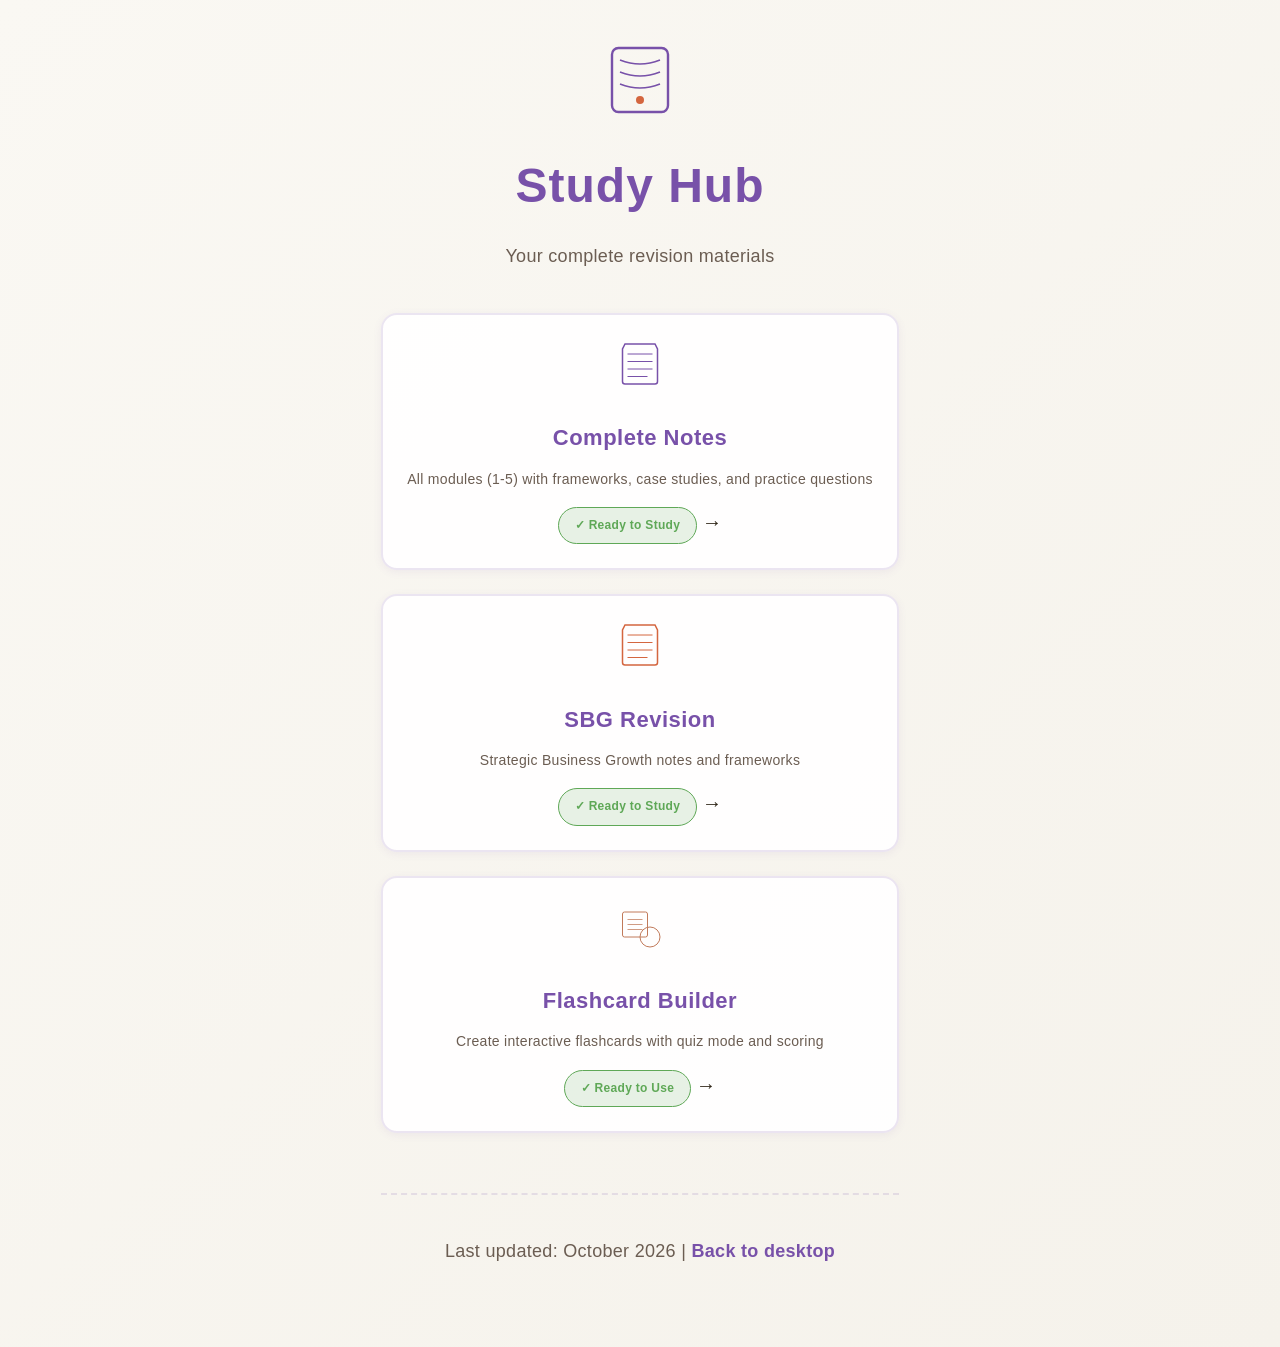
<file: index.html>
<!doctype html>
<html lang="en">
<head>
<meta charset="UTF-8">
<meta name="viewport" content="width=device-width, initial-scale=1.0">
<title>Study Materials Hub</title>
<link rel="preconnect" href="https://fonts.googleapis.com">
<link href="https://fonts.googleapis.com/css2?family=Space+Grotesk:wght@400;500;600;700&family=Inter:wght@400;500;600&family=JetBrains+Mono:wght@400;500&display=swap" rel="stylesheet">
<link rel="stylesheet" href="styles.css">
<style>
  .landing {
    min-height: 100vh;
    display: flex;
    flex-direction: column;
    justify-content: center;
    align-items: center;
    padding: 40px 20px;
    text-align: center;
  }

  .landing-content {
    max-width: 800px;
  }

  .landing-logo {
    width: 80px;
    height: 80px;
    margin-bottom: 20px;
    animation: float 3s ease-in-out infinite;
  }

  @keyframes float {
    0%, 100% { transform: translateY(0px); }
    50% { transform: translateY(-10px); }
  }

  .landing h1 {
    font-size: 48px;
    color: var(--accent);
    margin: 0 0 16px;
    font-family: 'Segoe Print', cursive, sans-serif;
    letter-spacing: 1px;
  }

  .landing p {
    font-size: 18px;
    color: var(--txt-dim);
    margin: 0 0 40px;
    line-height: 1.8;
    font-family: 'Segoe Print', cursive, sans-serif;
  }

  .cards-grid {
    display: grid;
    grid-template-columns: repeat(auto-fit, minmax(280px, 1fr));
    gap: 24px;
    margin-top: 40px;
  }

  .study-card {
    background: rgba(255, 255, 255, 0.9);
    border: 2px solid var(--card-b);
    border-radius: 16px;
    padding: 24px;
    text-decoration: none;
    color: inherit;
    transition: all 0.3s ease;
    box-shadow: 0 2px 8px rgba(120, 81, 169, 0.08);
    cursor: pointer;
  }

  .study-card:hover {
    transform: translateY(-8px);
    border-color: var(--accent);
    box-shadow: 0 12px 24px rgba(120, 81, 169, 0.2);
  }

  .study-card .icon {
    width: 50px;
    height: 50px;
    margin: 0 auto 12px;
  }

  .study-card h2 {
    font-size: 22px;
    color: var(--accent);
    margin: 12px 0;
    font-family: 'Segoe Print', cursive, sans-serif;
  }

  .study-card p {
    font-size: 14px;
    color: var(--txt-dim);
    margin: 0;
    line-height: 1.6;
  }

  .study-card .arrow {
    display: inline-block;
    margin-top: 16px;
    font-size: 20px;
    transition: transform 0.3s;
  }

  .study-card:hover .arrow {
    transform: translateX(4px);
  }

  .status-badge {
    display: inline-block;
    padding: 8px 16px;
    border-radius: 20px;
    font-size: 12px;
    font-weight: 700;
    margin-top: 12px;
    border: 1px solid;
  }

  .status-ready {
    background: rgba(95, 168, 87, 0.15);
    color: var(--good);
    border-color: var(--good);
  }

  .status-upcoming {
    background: rgba(200, 157, 58, 0.15);
    color: var(--warn);
    border-color: var(--warn);
  }

  .footer-link {
    margin-top: 60px;
    padding-top: 40px;
    border-top: 2px dashed var(--card-b);
    font-size: 14px;
    color: var(--txt-dim);
  }

  .footer-link a {
    color: var(--accent);
    text-decoration: none;
    font-weight: 700;
    transition: 0.2s;
  }

  .footer-link a:hover {
    text-decoration: underline;
  }

  @media (max-width: 600px) {
    .landing h1 {
      font-size: 36px;
    }

    .landing p {
      font-size: 16px;
    }

    .cards-grid {
      grid-template-columns: 1fr;
    }
  }
</style>
</head>
<body>
<div class="landing">
  <div class="landing-content">
    <svg class="landing-logo" viewBox="0 0 100 100" xmlns="http://www.w3.org/2000/svg">
      <rect x="15" y="10" width="70" height="80" rx="8" fill="none" stroke="#7851a9" stroke-width="3"/>
      <path d="M 25 25 Q 50 35 75 25" stroke="#7851a9" stroke-width="2" fill="none"/>
      <path d="M 25 40 Q 50 50 75 40" stroke="#7851a9" stroke-width="2" fill="none"/>
      <path d="M 25 55 Q 50 65 75 55" stroke="#7851a9" stroke-width="2" fill="none"/>
      <circle cx="50" cy="75" r="5" fill="#d4663f"/>
    </svg>
    <h1>Study Hub</h1>
    <p>Your complete revision materials</p>

    <div class="cards-grid">
      <a href="CGE Revision.html" class="study-card">
        <svg class="icon" viewBox="0 0 100 100" xmlns="http://www.w3.org/2000/svg">
          <path d="M 20 10 L 80 10 L 85 20 L 85 85 Q 85 90 80 90 L 20 90 Q 15 90 15 85 L 15 20 Z" stroke="#7851a9" stroke-width="3" fill="none"/>
          <line x1="25" y1="30" x2="75" y2="30" stroke="#7851a9" stroke-width="2"/>
          <line x1="25" y1="45" x2="75" y2="45" stroke="#7851a9" stroke-width="2"/>
          <line x1="25" y1="60" x2="75" y2="60" stroke="#7851a9" stroke-width="2"/>
          <line x1="25" y1="75" x2="65" y2="75" stroke="#7851a9" stroke-width="2"/>
        </svg>
        <h2>Complete Notes</h2>
        <p>All modules (1-5) with frameworks, case studies, and practice questions</p>
        <div class="status-badge status-ready">✓ Ready to Study</div>
        <span class="arrow">→</span>
      </a>

      <a href="SBG Revision.html" class="study-card">
        <svg class="icon" viewBox="0 0 100 100" xmlns="http://www.w3.org/2000/svg">
          <path d="M 20 10 L 80 10 L 85 20 L 85 85 Q 85 90 80 90 L 20 90 Q 15 90 15 85 L 15 20 Z" stroke="#d4663f" stroke-width="3" fill="none"/>
          <line x1="25" y1="30" x2="75" y2="30" stroke="#d4663f" stroke-width="2"/>
          <line x1="25" y1="45" x2="75" y2="45" stroke="#d4663f" stroke-width="2"/>
          <line x1="25" y1="60" x2="75" y2="60" stroke="#d4663f" stroke-width="2"/>
          <line x1="25" y1="75" x2="65" y2="75" stroke="#d4663f" stroke-width="2"/>
        </svg>
        <h2>SBG Revision</h2>
        <p>Strategic Business Growth notes and frameworks</p>
        <div class="status-badge status-ready">✓ Ready to Study</div>
        <span class="arrow">→</span>
      </a>

      <a href="flashcards.html" class="study-card">
        <svg class="icon" viewBox="0 0 100 100" xmlns="http://www.w3.org/2000/svg">
          <rect x="15" y="20" width="50" height="50" rx="4" stroke="#c17a5a" stroke-width="2" fill="none"/>
          <circle cx="70" cy="70" r="20" stroke="#c17a5a" stroke-width="2" fill="none"/>
          <line x1="25" y1="35" x2="55" y2="35" stroke="#c17a5a" stroke-width="1.5"/>
          <line x1="25" y1="45" x2="55" y2="45" stroke="#c17a5a" stroke-width="1.5"/>
          <line x1="25" y1="55" x2="55" y2="55" stroke="#c17a5a" stroke-width="1.5"/>
        </svg>
        <h2>Flashcard Builder</h2>
        <p>Create interactive flashcards with quiz mode and scoring</p>
        <div class="status-badge status-ready">✓ Ready to Use</div>
        <span class="arrow">→</span>
      </a>
    </div>

    <div class="footer-link">
      <p>Last updated: October 2026 | <a href="#">Back to desktop</a></p>
    </div>
  </div>
</div>
</body>
</html>
</file>
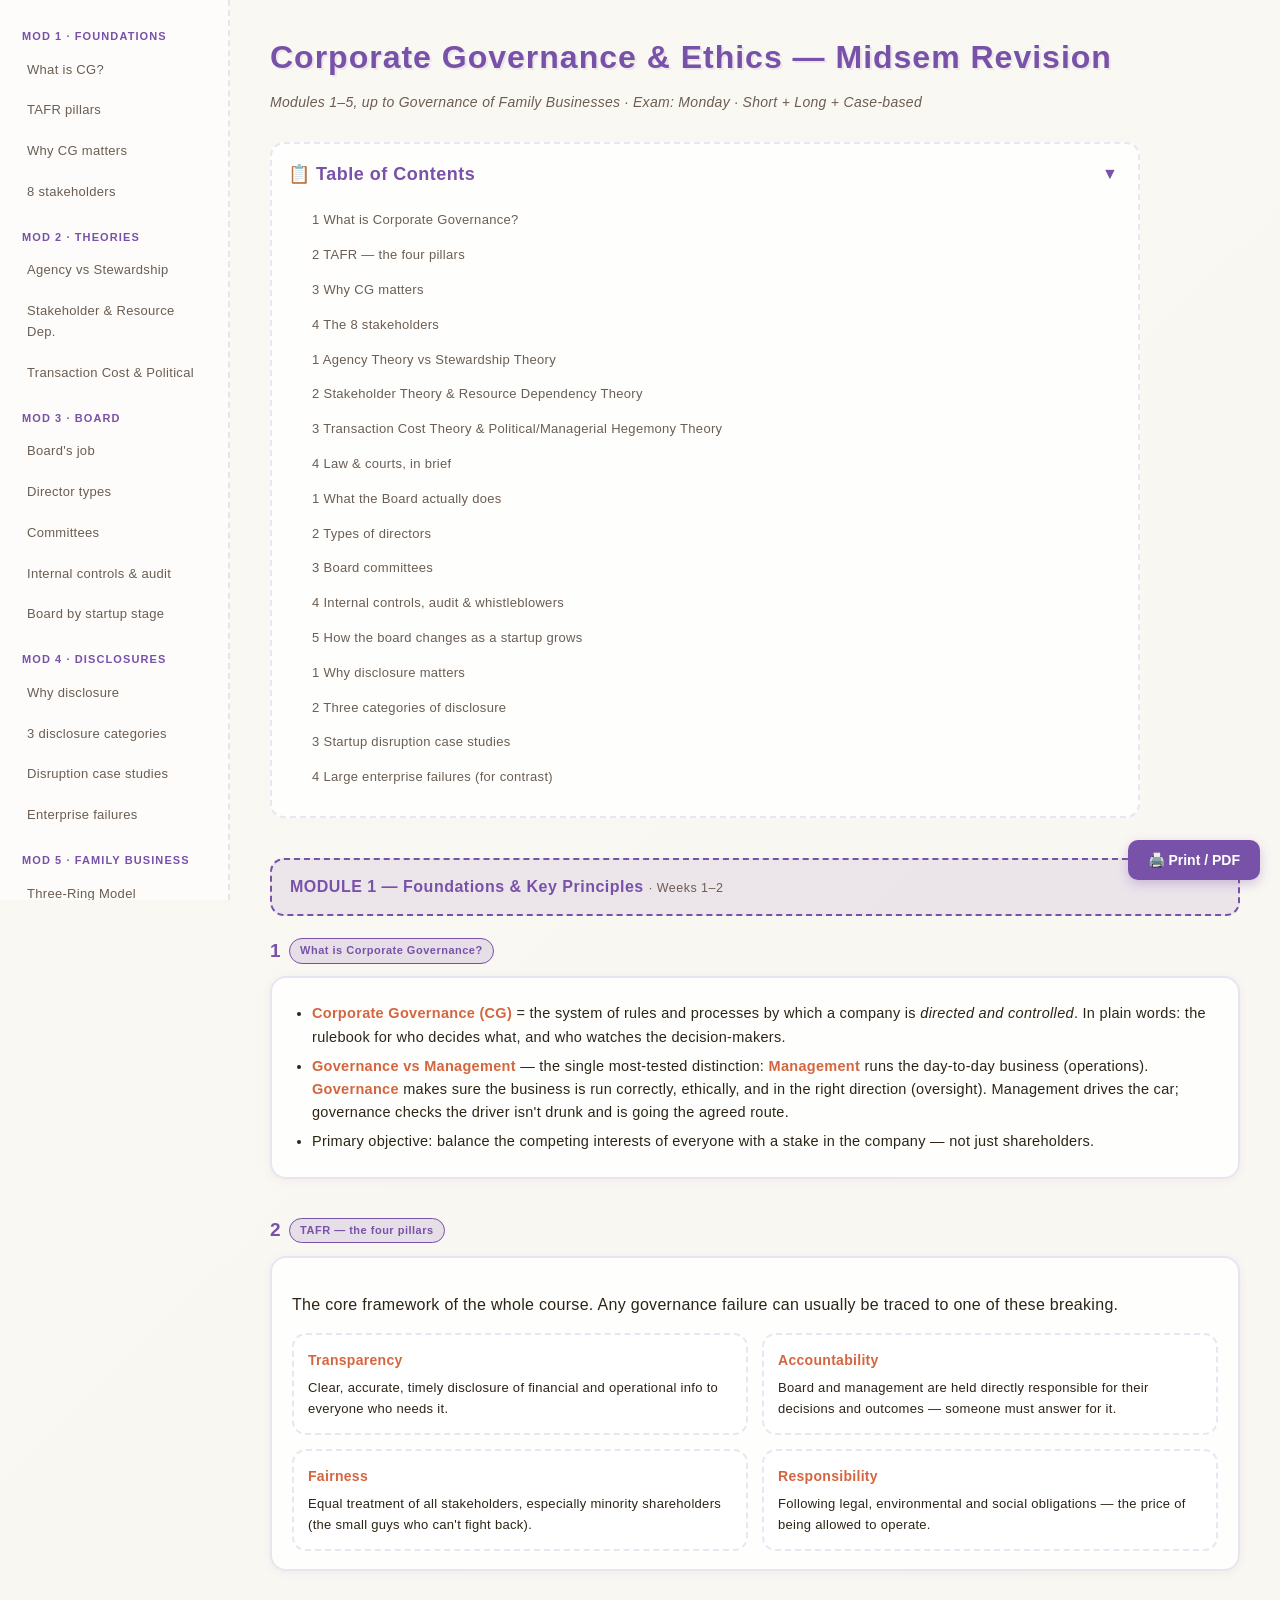
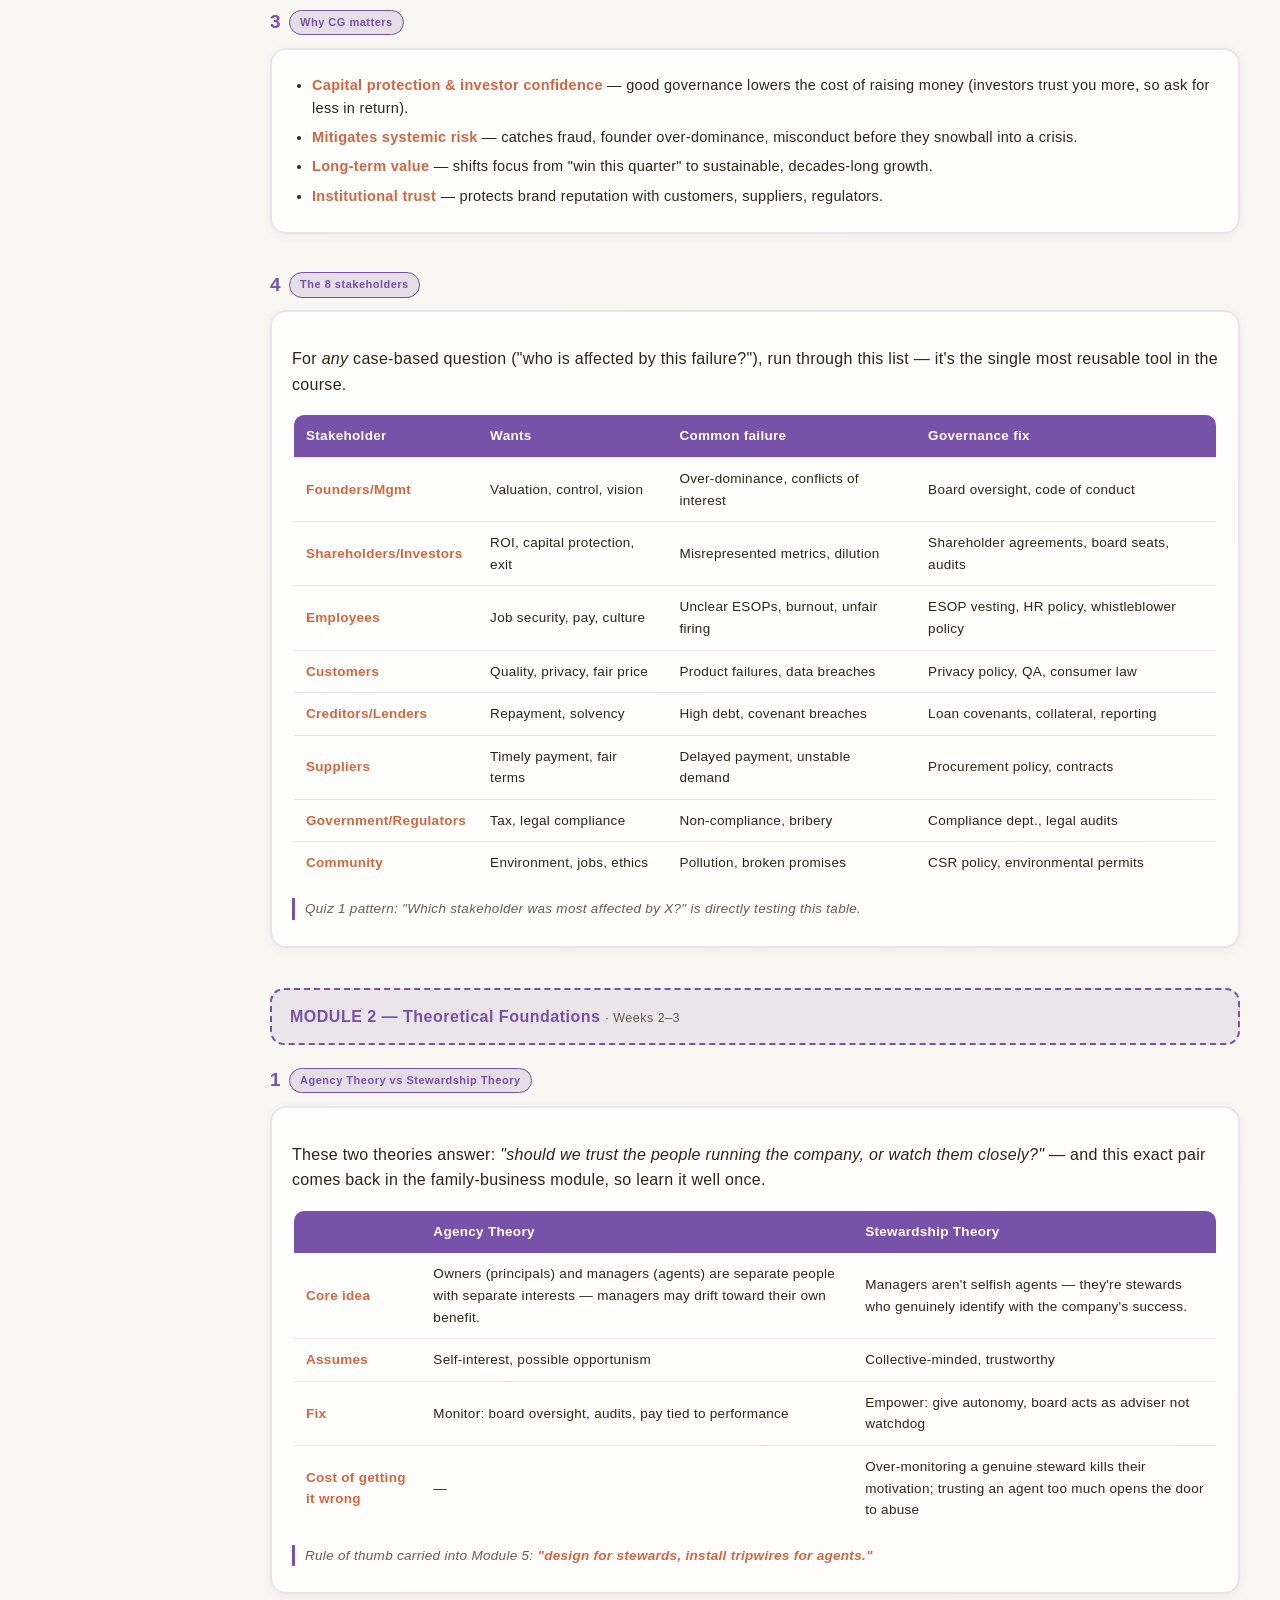
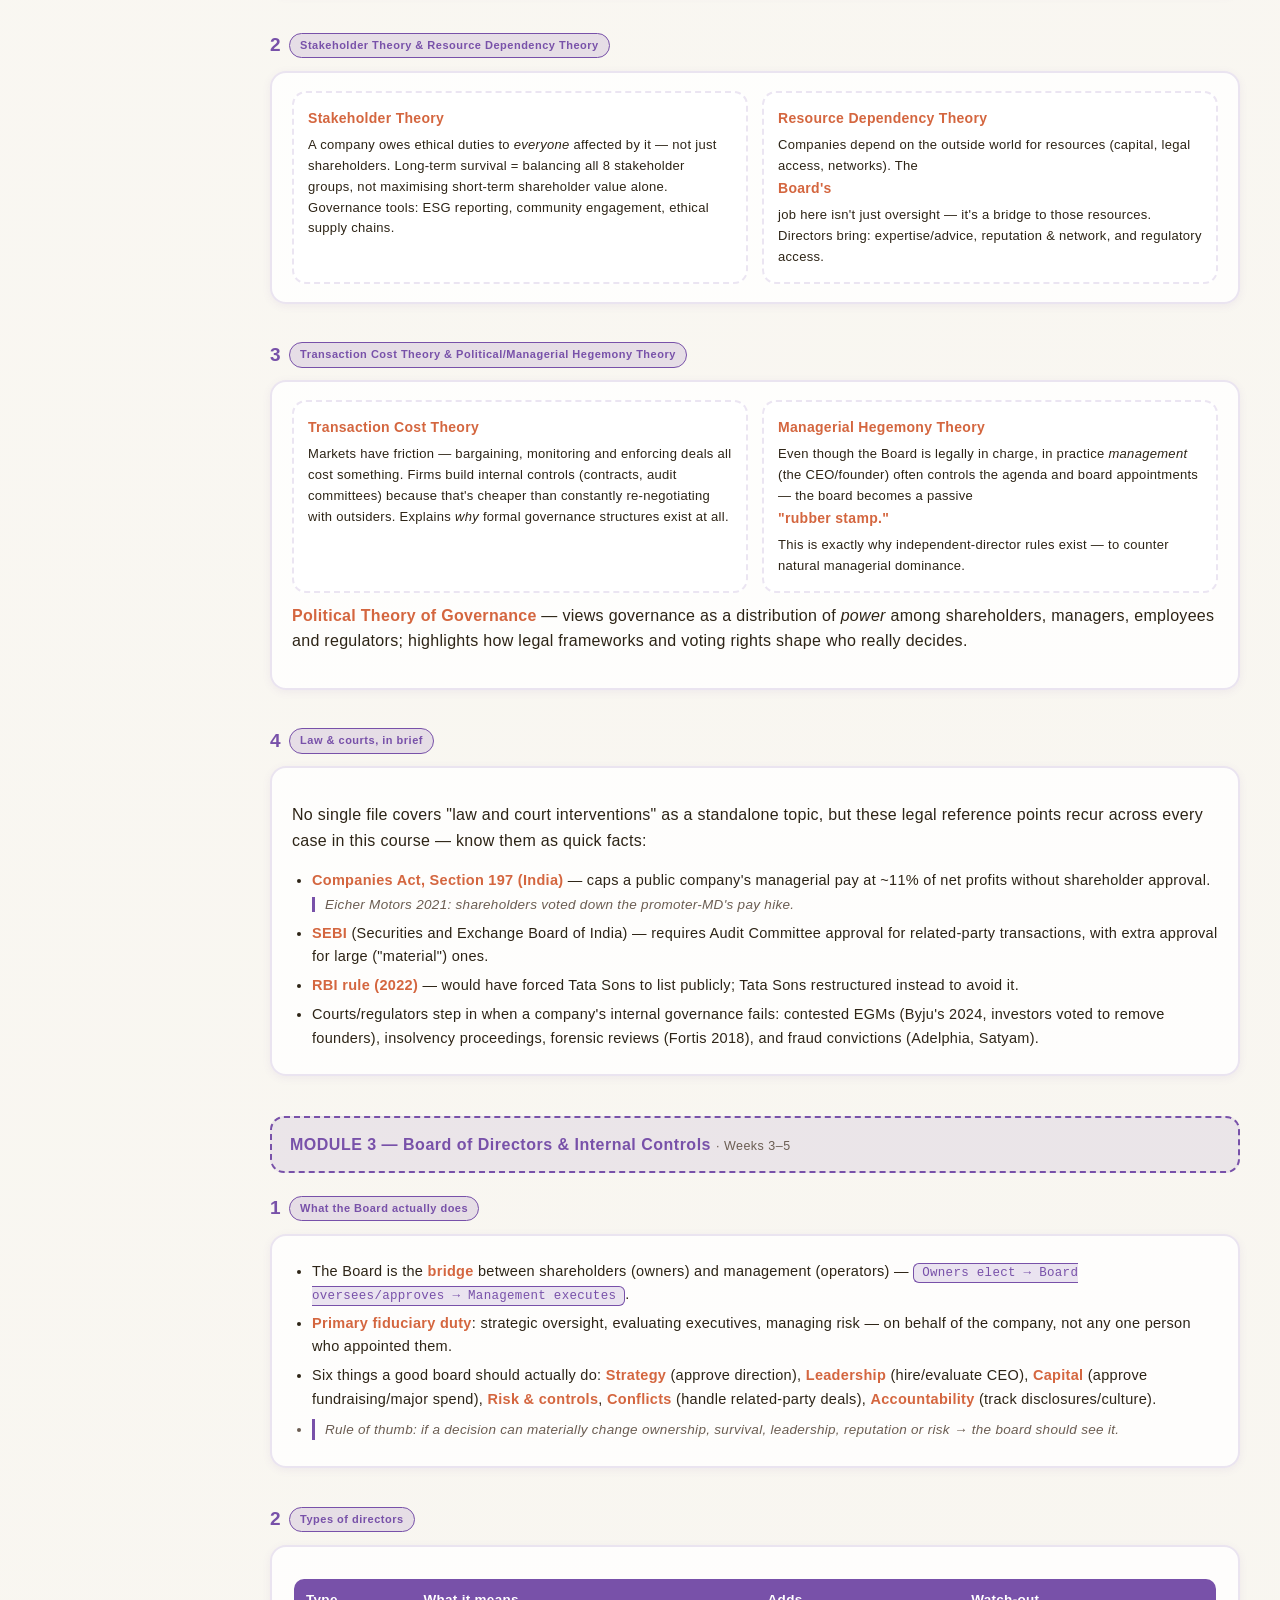
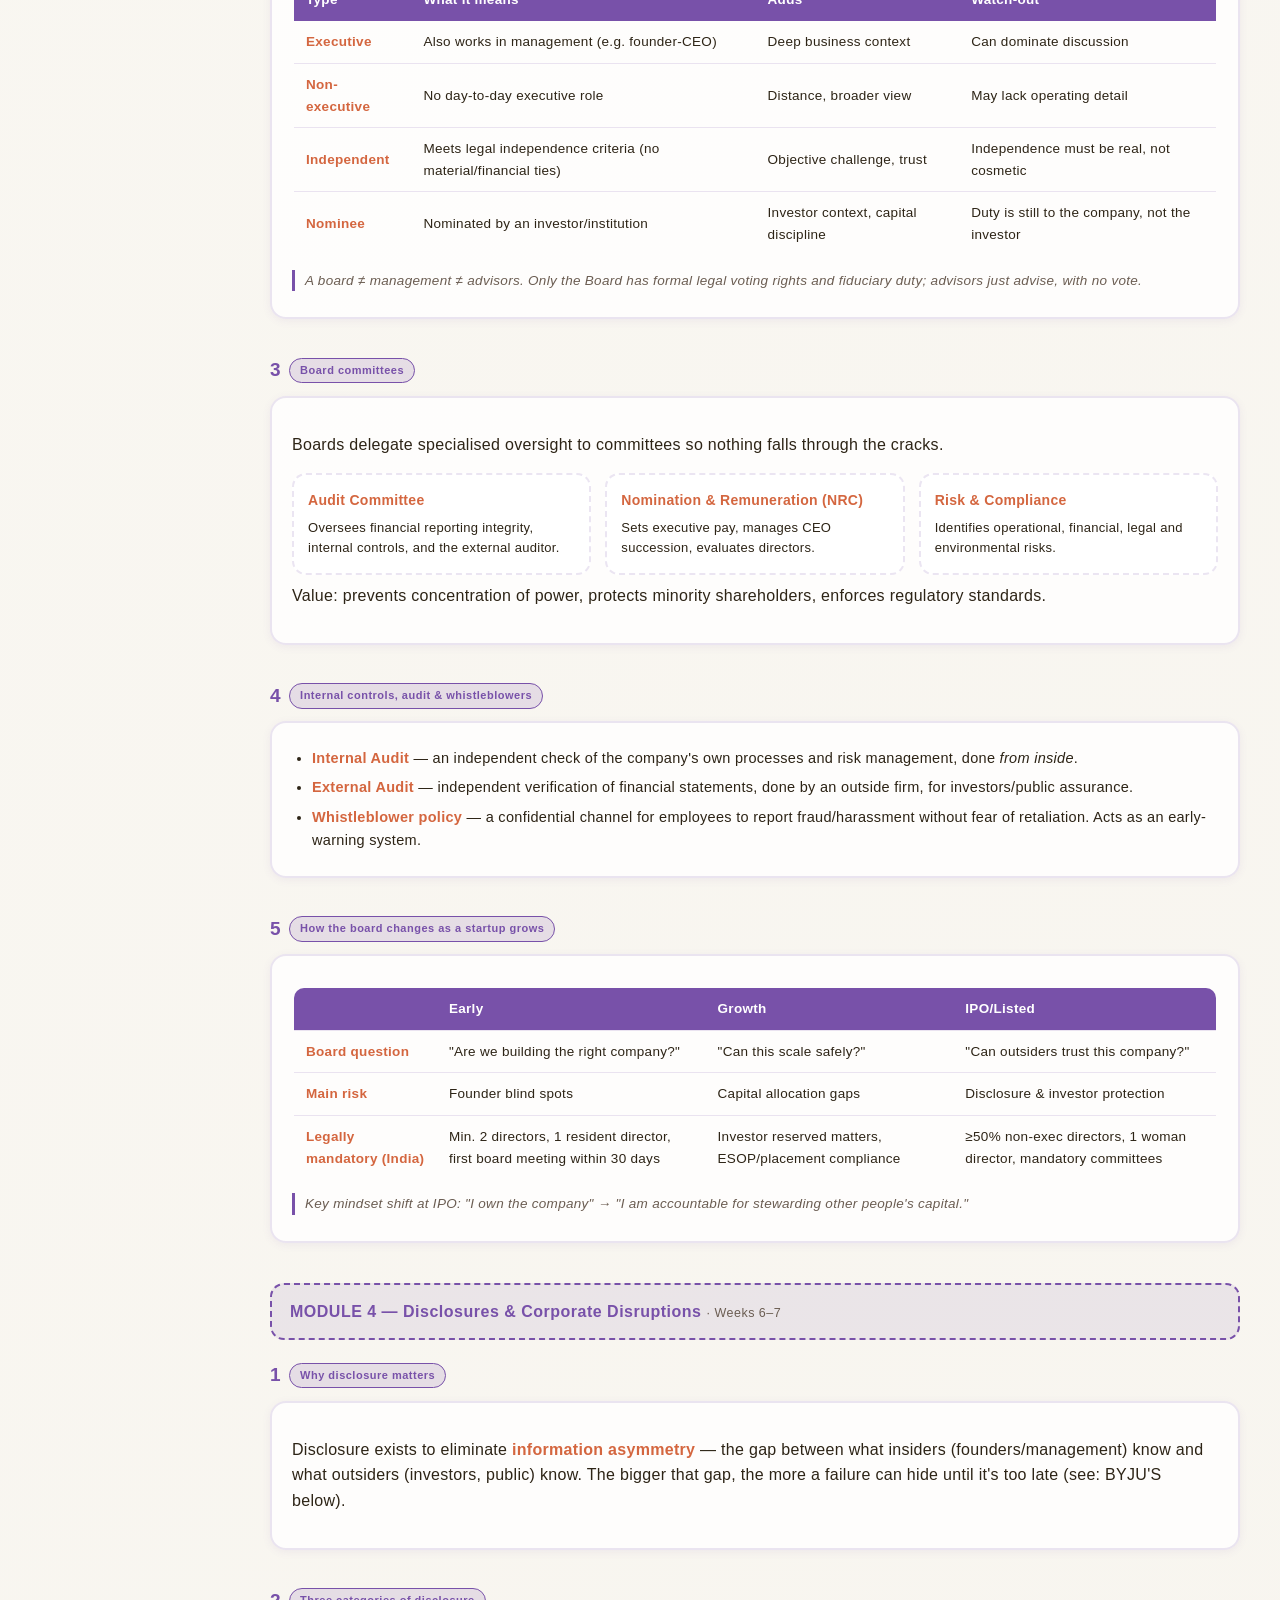
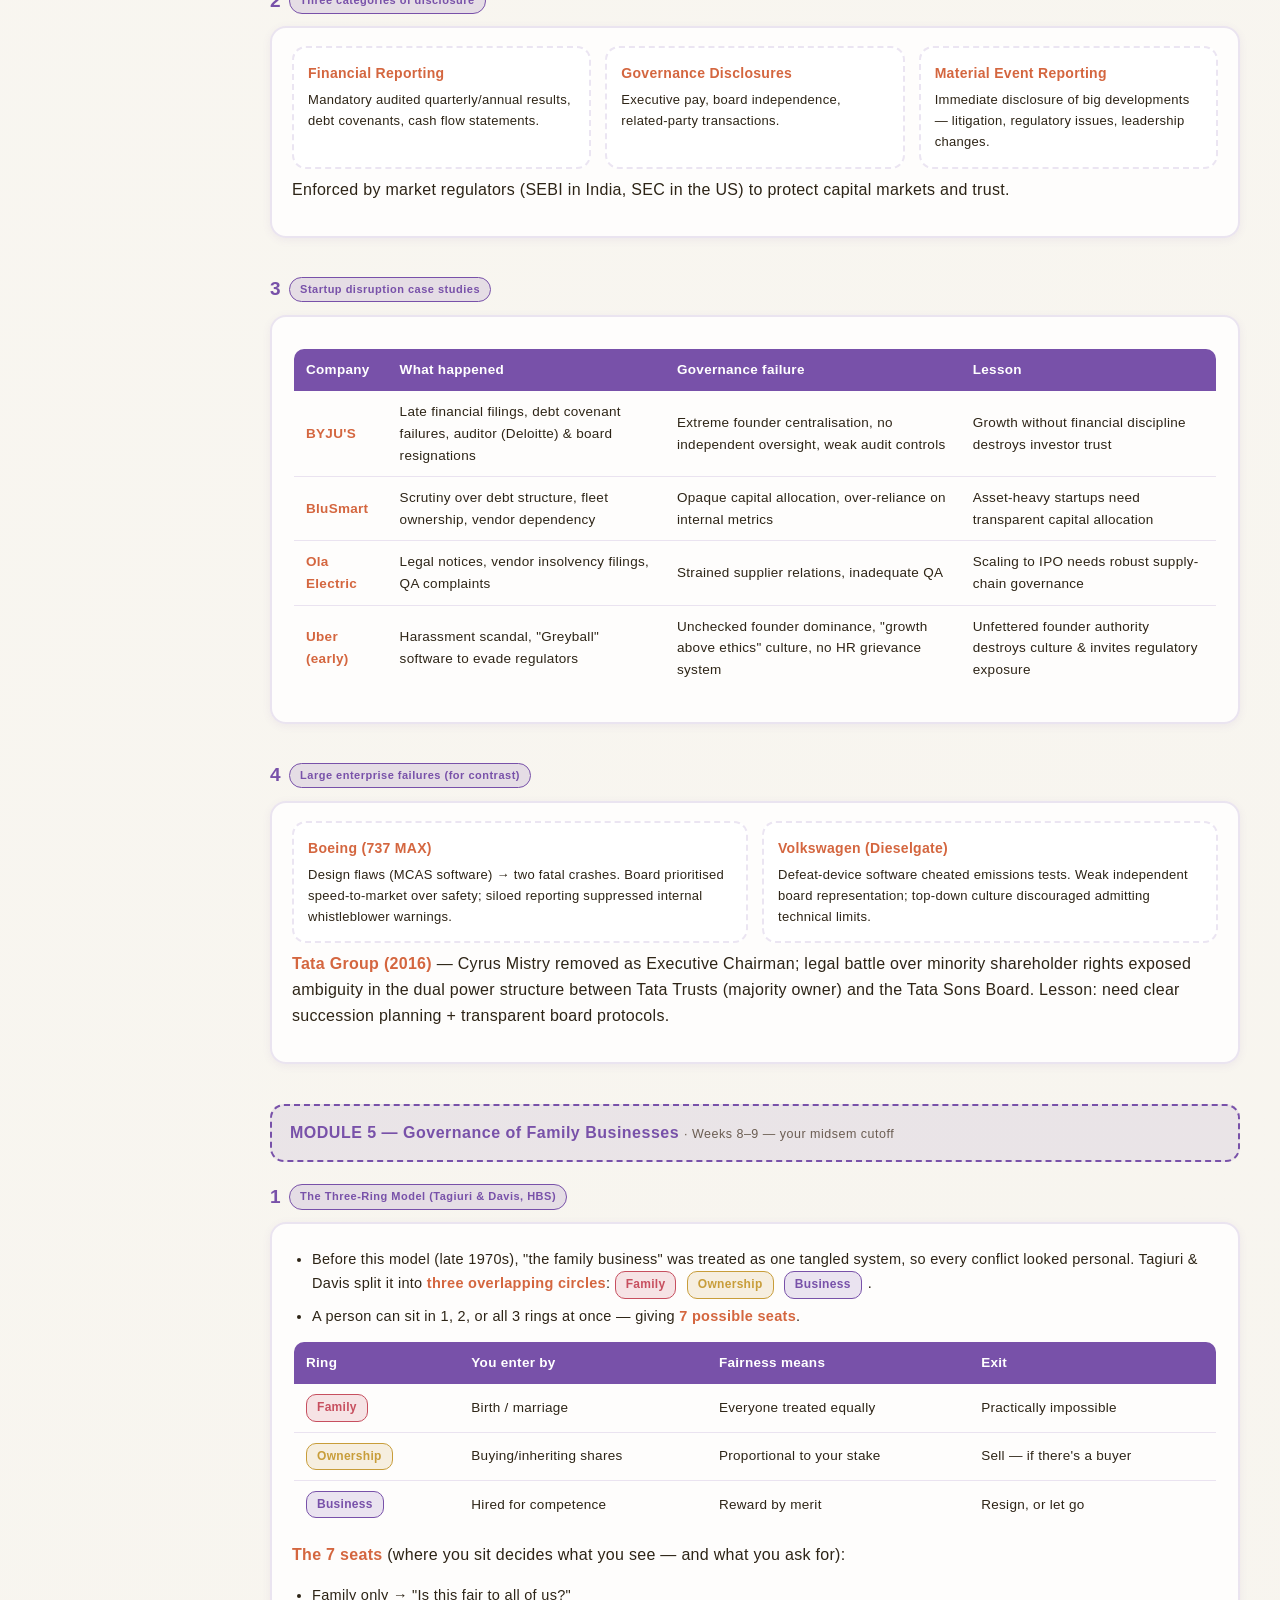
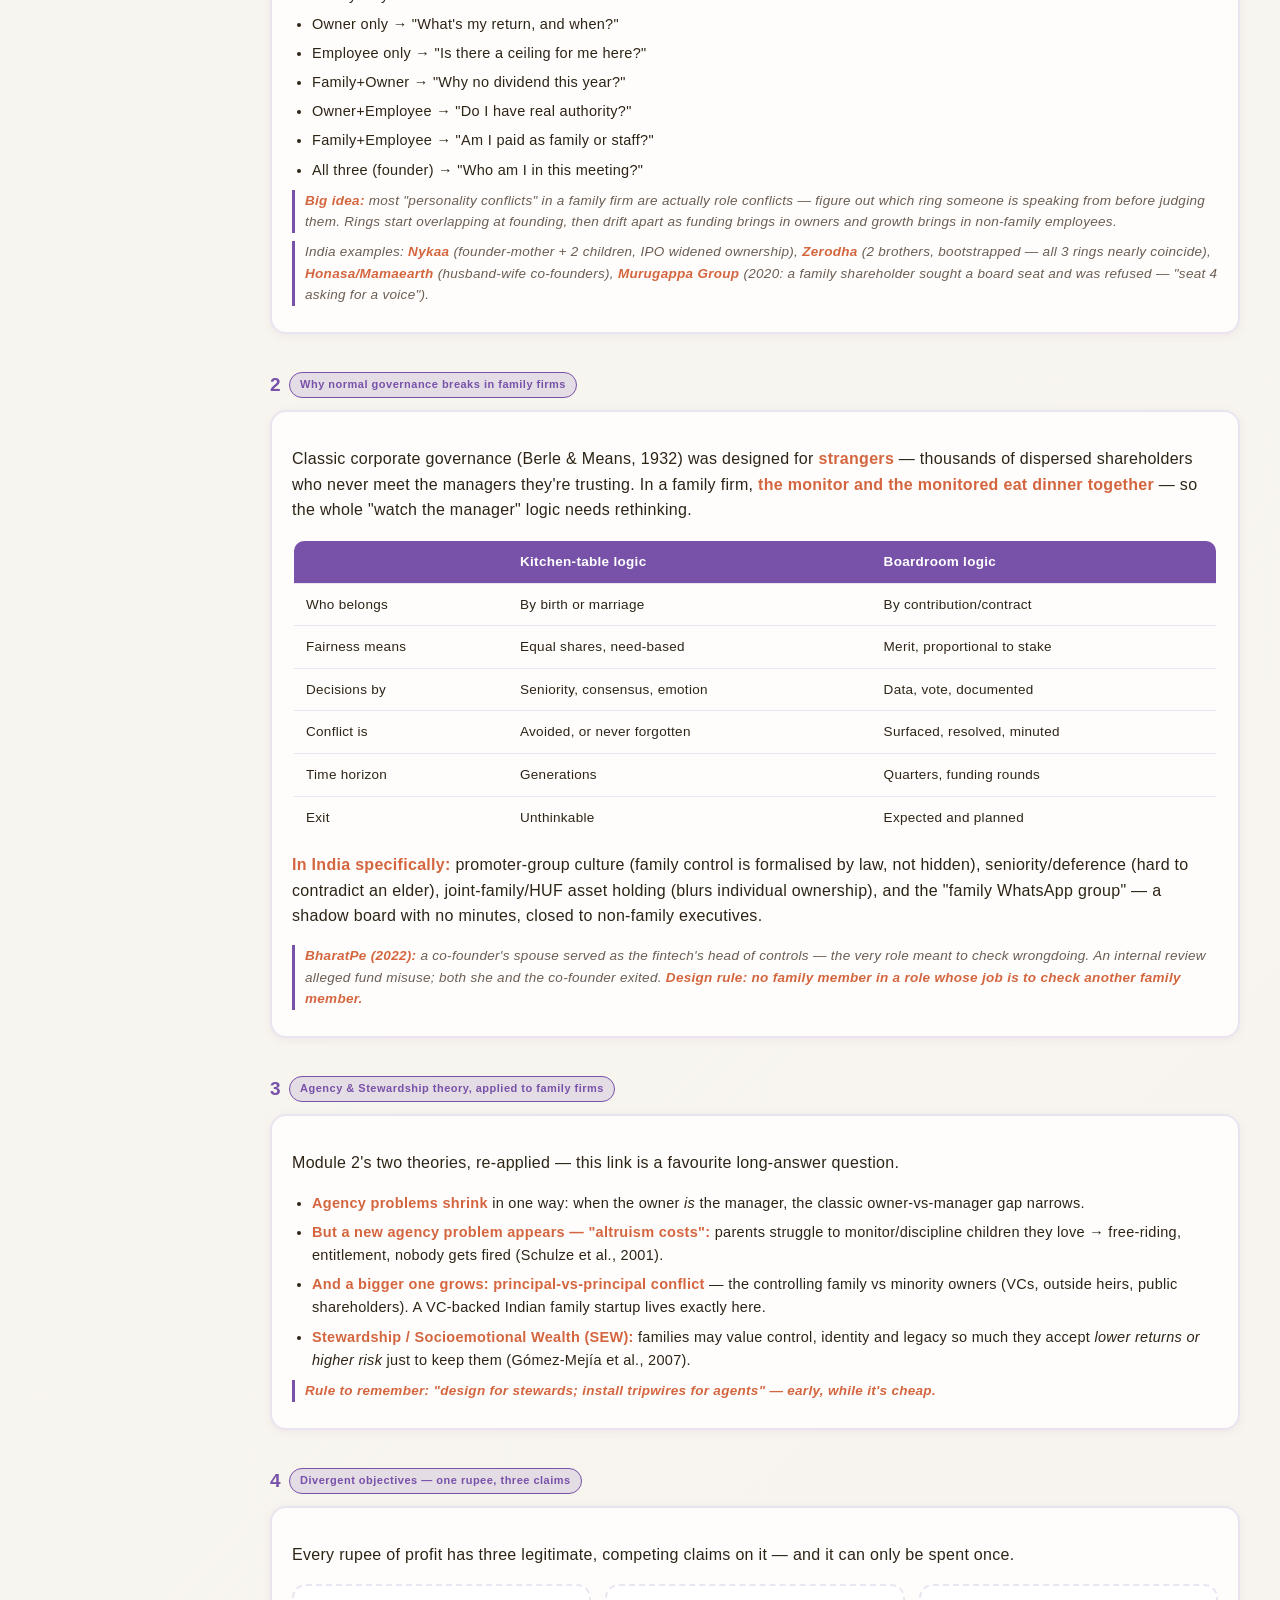
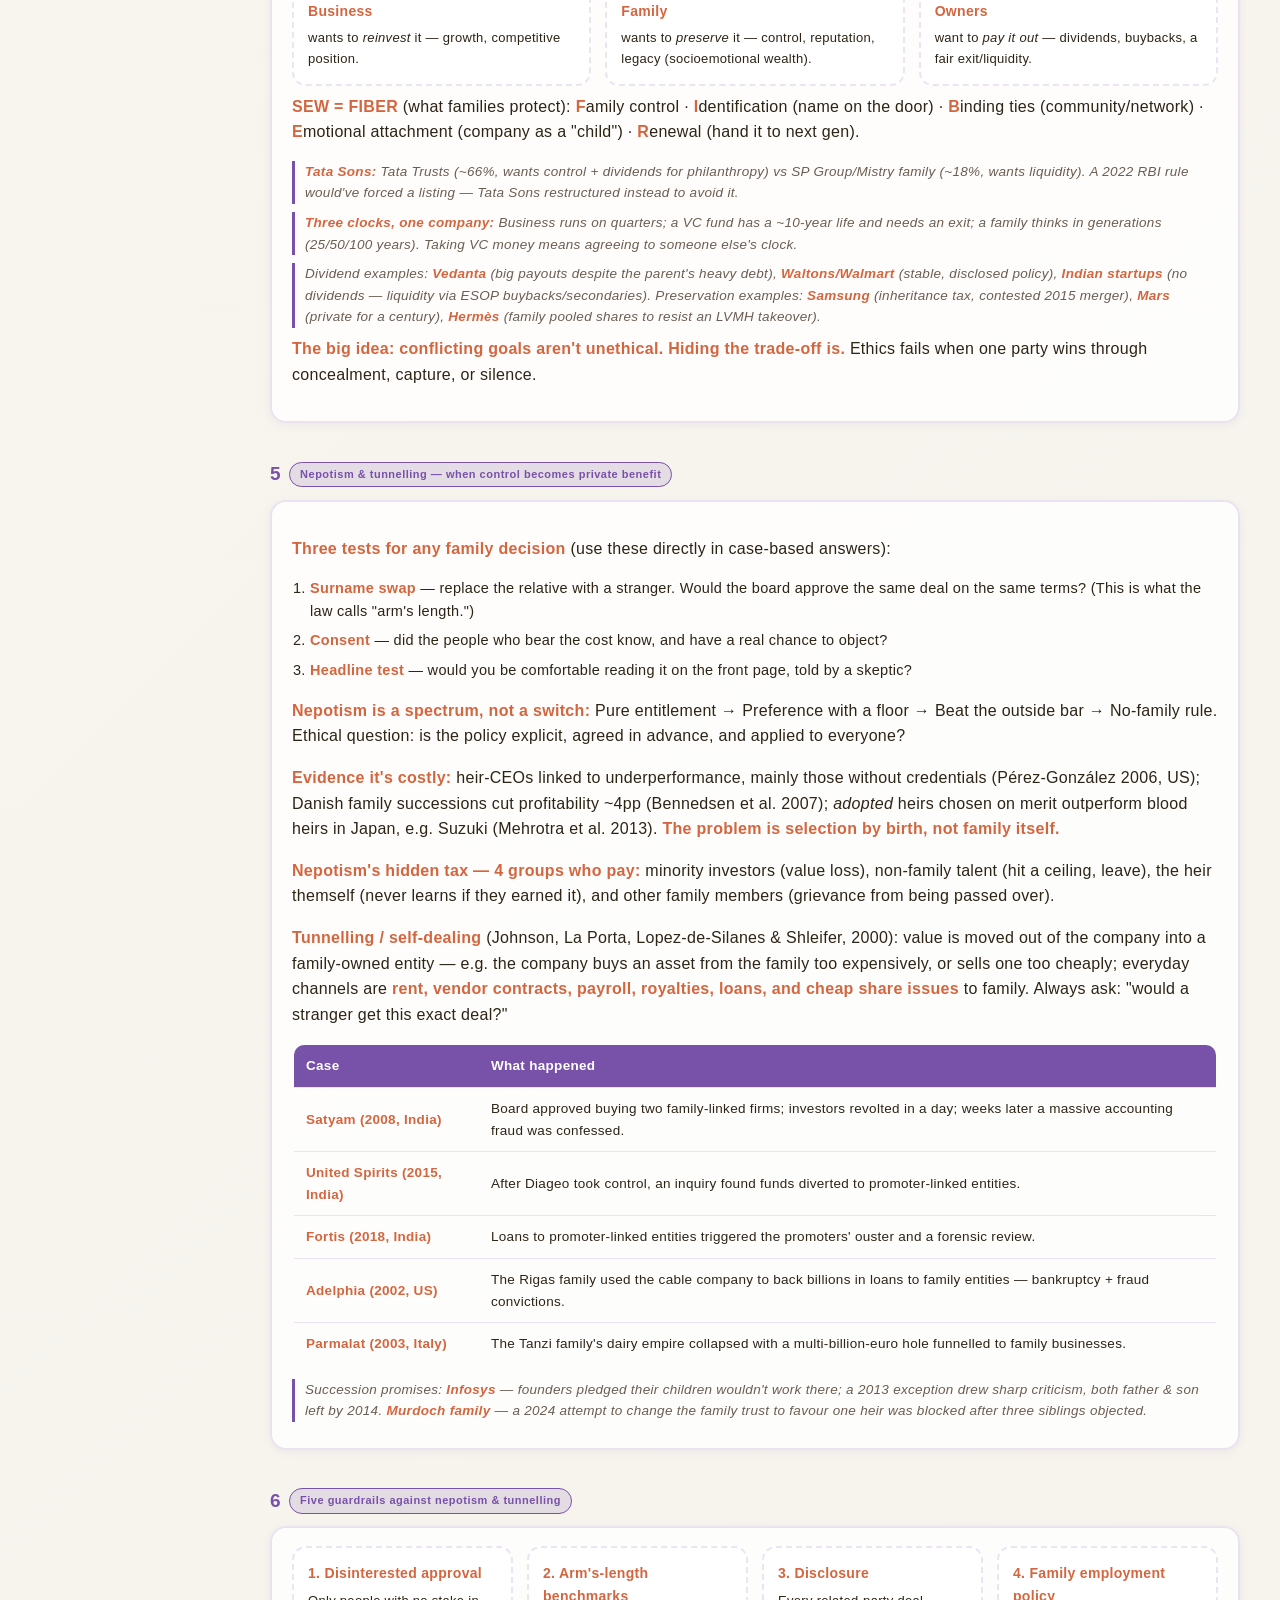
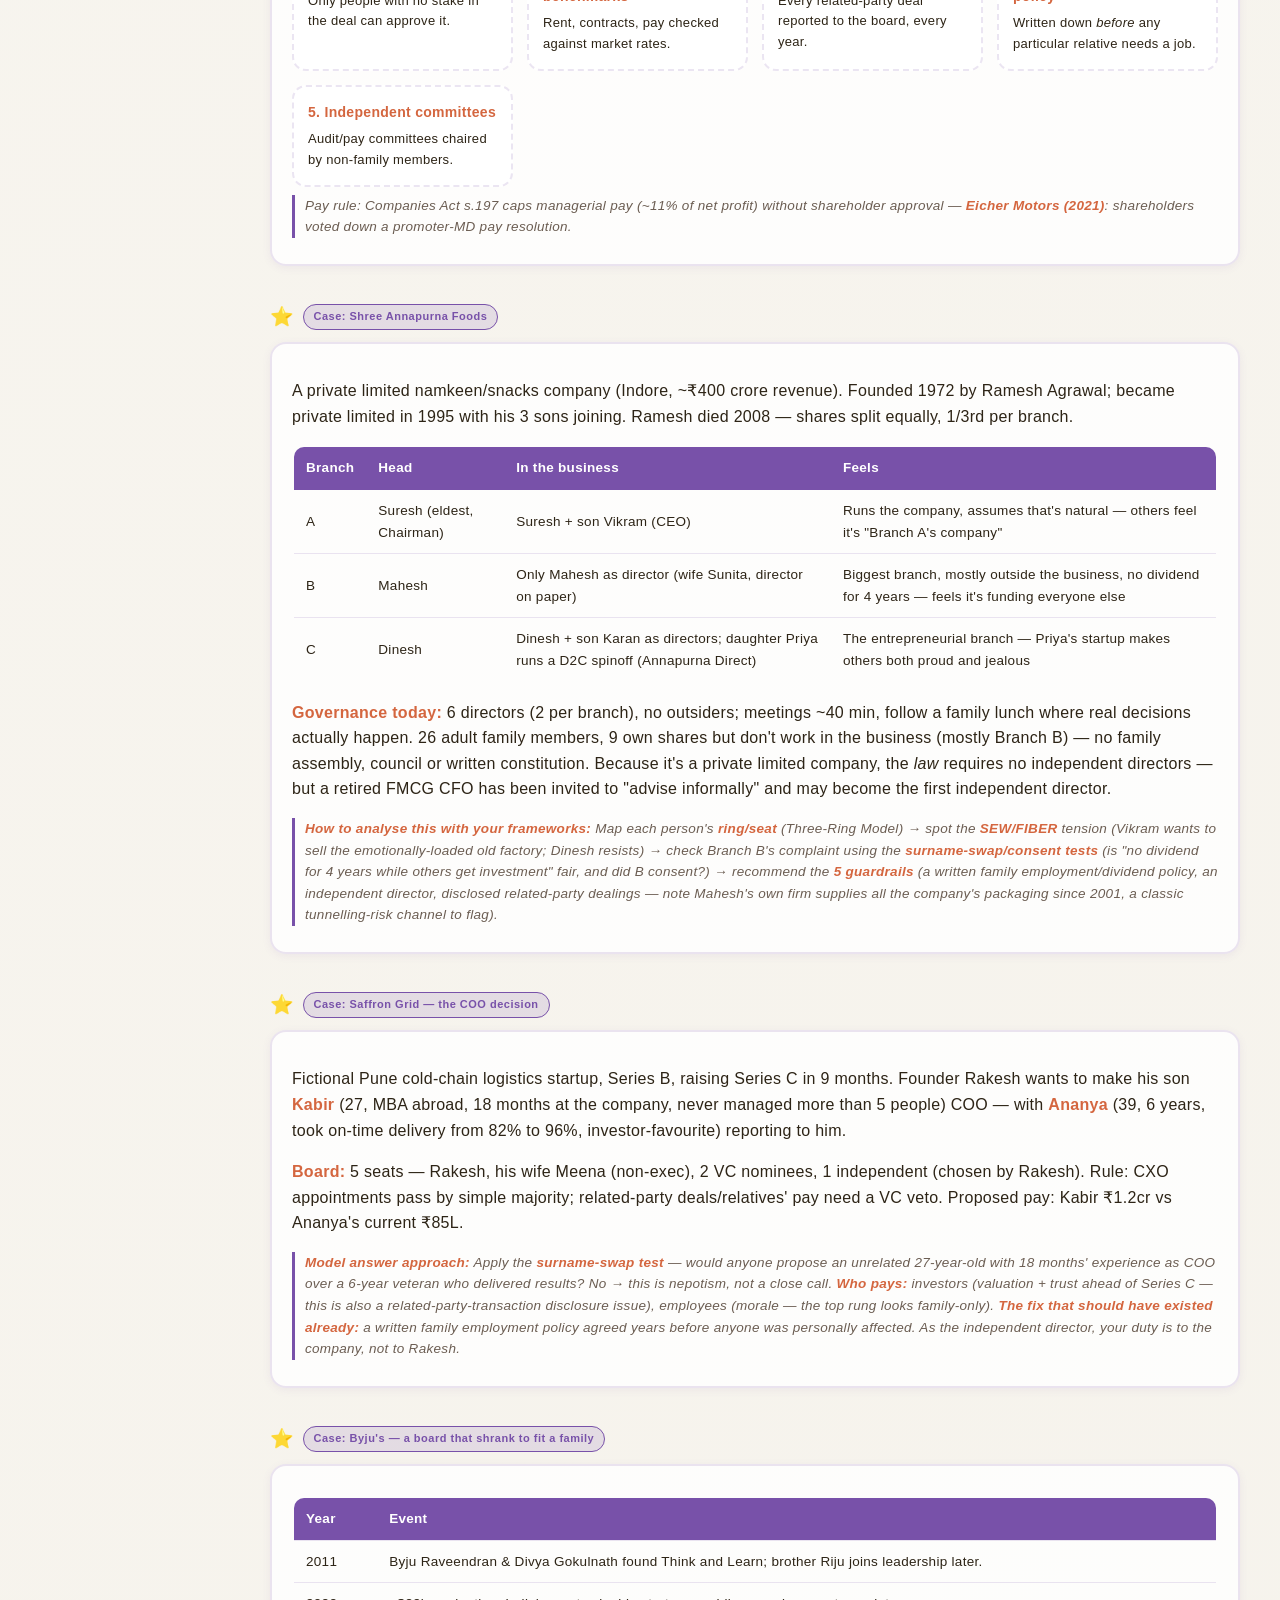
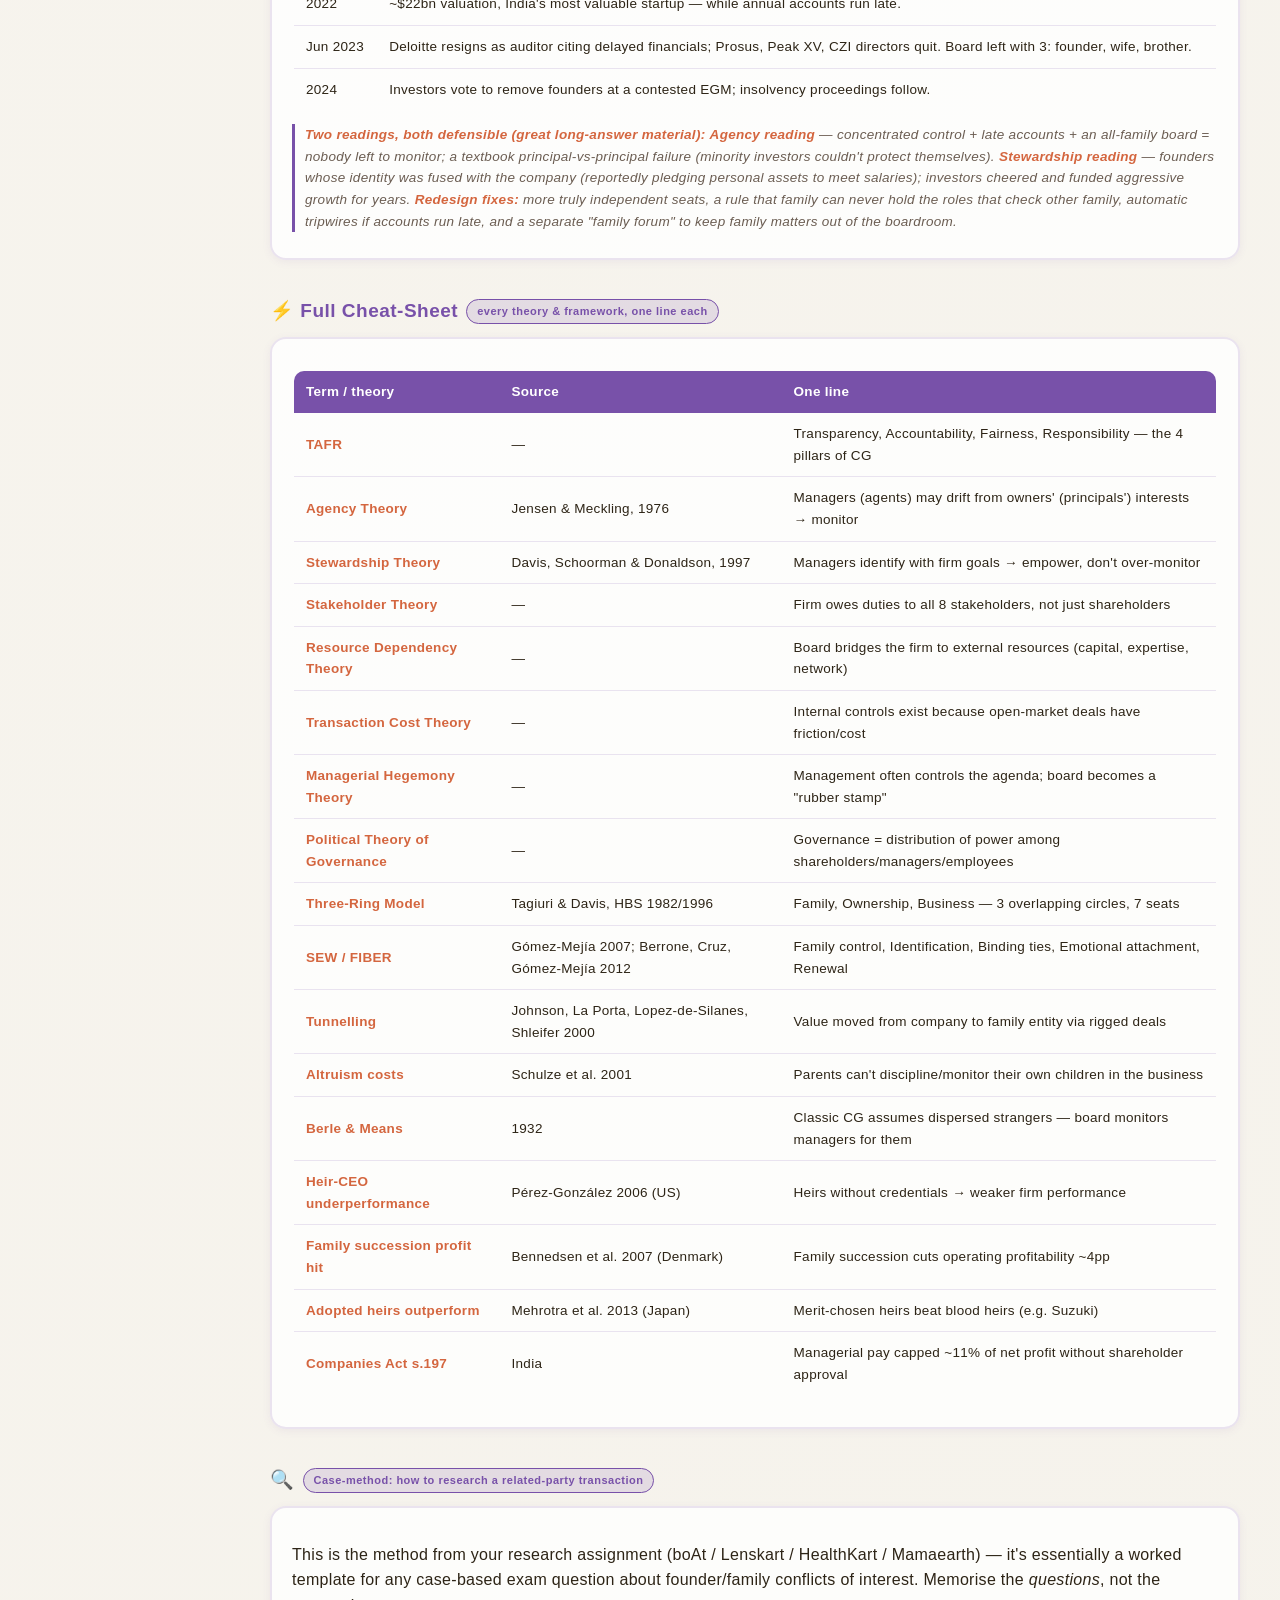
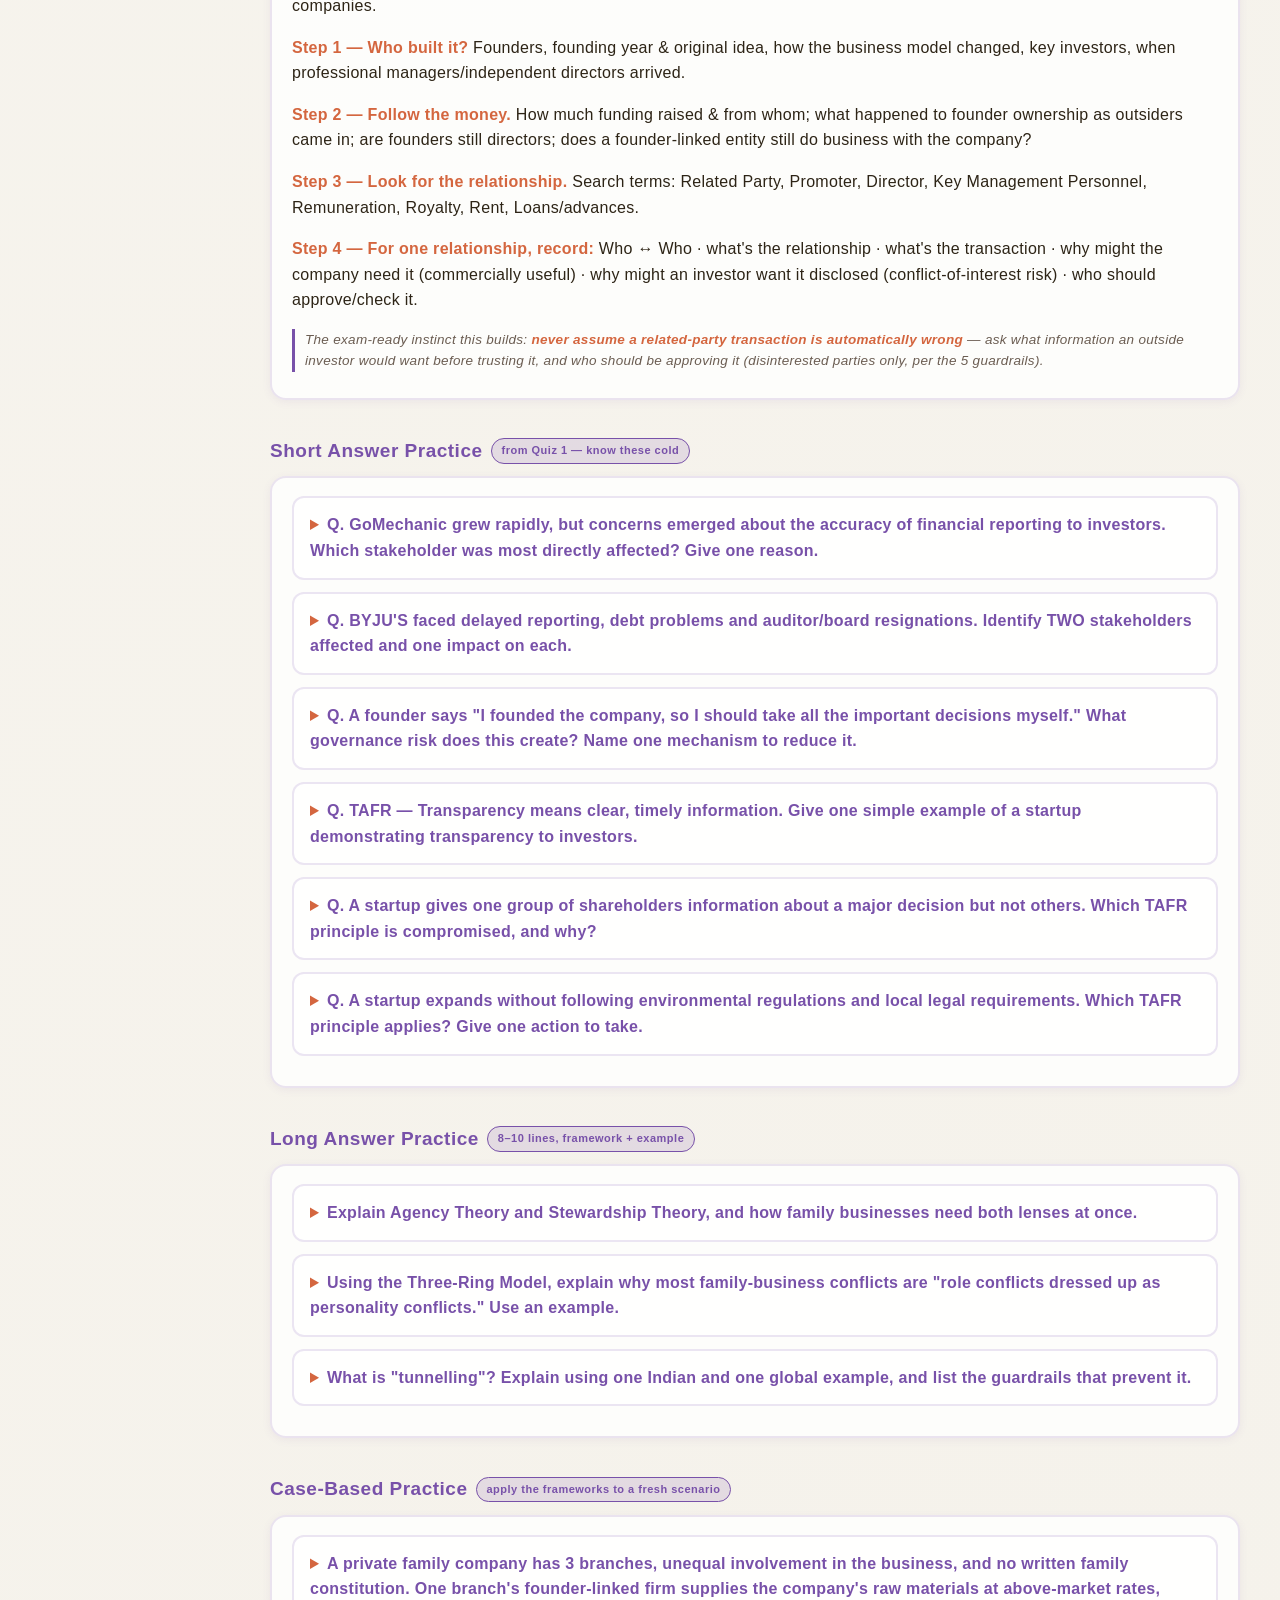
<file: CGE Revision.html>
<!doctype html>
<html lang="en">
<head>
<meta charset="UTF-8">
<meta name="viewport" content="width=device-width, initial-scale=1.0">
<title>CGE Midsem Revision — Modules 1–5</title>
<link rel="preconnect" href="https://fonts.googleapis.com">
<link href="https://fonts.googleapis.com/css2?family=Space+Grotesk:wght@400;500;600;700&family=Inter:wght@400;500;600&family=JetBrains+Mono:wght@400;500&display=swap" rel="stylesheet">
<link rel="stylesheet" href="styles.css">
<script src="toc.js" defer></script>
</head>
<body>
<div class="wrap">
<nav id="sidenav">
  <div class="navhead">Mod 1 · Foundations</div>
  <a href="#m1-1">What is CG?</a>
  <a href="#m1-2">TAFR pillars</a>
  <a href="#m1-3">Why CG matters</a>
  <a href="#m1-4">8 stakeholders</a>
  <div class="navhead">Mod 2 · Theories</div>
  <a href="#m2-1">Agency vs Stewardship</a>
  <a href="#m2-2">Stakeholder & Resource Dep.</a>
  <a href="#m2-3">Transaction Cost & Political</a>
  <div class="navhead">Mod 3 · Board</div>
  <a href="#m3-1">Board's job</a>
  <a href="#m3-2">Director types</a>
  <a href="#m3-3">Committees</a>
  <a href="#m3-4">Internal controls & audit</a>
  <a href="#m3-5">Board by startup stage</a>
  <div class="navhead">Mod 4 · Disclosures</div>
  <a href="#m4-1">Why disclosure</a>
  <a href="#m4-2">3 disclosure categories</a>
  <a href="#m4-3">Disruption case studies</a>
  <a href="#m4-4">Enterprise failures</a>
  <div class="navhead">Mod 5 · Family Business</div>
  <a href="#m5-1">Three-Ring Model</a>
  <a href="#m5-2">Why governance breaks</a>
  <a href="#m5-3">Agency/Stewardship in family</a>
  <a href="#m5-4">One rupee, 3 claims (SEW)</a>
  <a href="#m5-5">Nepotism vs tunnelling</a>
  <a href="#m5-6">5 guardrails</a>
  <a href="#m5-case1">Case: Shree Annapurna</a>
  <a href="#m5-case2">Case: Saffron Grid</a>
  <a href="#m5-case3">Case: Byju's</a>
  <div class="navhead">Exam prep</div>
  <a href="#cheat">⚡ Cheat-sheet (all terms)</a>
  <a href="#rpt">Case-method: RPT research</a>
  <a href="#sa">Short answer practice</a>
  <a href="#la">Long answer practice</a>
  <a href="#case-prac">Case-based practice</a>
</nav>
<main>
<h1 class="title">Corporate Governance & Ethics — Midsem Revision</h1>
<div class="subtitle">Modules 1–5, up to Governance of Family Businesses · Exam: Monday · Short + Long + Case-based</div>

<div class="unitdiv">MODULE 1 — Foundations & Key Principles <span style="color:var(--txt-dim);font-weight:500;font-size:12.5px">· Weeks 1–2</span></div>

<section id="m1-1">
<h2 class="sec">1 <span class="tag">What is Corporate Governance?</span></h2>
<div class="card">
<ul>
<li><b>Corporate Governance (CG)</b> = the system of rules and processes by which a company is <i>directed and controlled</i>. In plain words: the rulebook for who decides what, and who watches the decision-makers.</li>
<li><b>Governance vs Management</b> — the single most-tested distinction: <b>Management</b> runs the day-to-day business (operations). <b>Governance</b> makes sure the business is run correctly, ethically, and in the right direction (oversight). Management drives the car; governance checks the driver isn't drunk and is going the agreed route.</li>
<li>Primary objective: balance the competing interests of everyone with a stake in the company — not just shareholders.</li>
</ul>
</div>
</section>

<section id="m1-2">
<h2 class="sec">2 <span class="tag">TAFR — the four pillars</span></h2>
<div class="card">
<p>The core framework of the whole course. Any governance failure can usually be traced to one of these breaking.</p>
<div class="grid2">
<div class="force"><b>Transparency</b>Clear, accurate, timely disclosure of financial and operational info to everyone who needs it.</div>
<div class="force"><b>Accountability</b>Board and management are held directly responsible for their decisions and outcomes — someone must answer for it.</div>
<div class="force"><b>Fairness</b>Equal treatment of all stakeholders, especially minority shareholders (the small guys who can't fight back).</div>
<div class="force"><b>Responsibility</b>Following legal, environmental and social obligations — the price of being allowed to operate.</div>
</div>
</div>
</section>

<section id="m1-3">
<h2 class="sec">3 <span class="tag">Why CG matters</span></h2>
<div class="card">
<ul>
<li><b>Capital protection & investor confidence</b> — good governance lowers the cost of raising money (investors trust you more, so ask for less in return).</li>
<li><b>Mitigates systemic risk</b> — catches fraud, founder over-dominance, misconduct before they snowball into a crisis.</li>
<li><b>Long-term value</b> — shifts focus from "win this quarter" to sustainable, decades-long growth.</li>
<li><b>Institutional trust</b> — protects brand reputation with customers, suppliers, regulators.</li>
</ul>
</div>
</section>

<section id="m1-4">
<h2 class="sec">4 <span class="tag">The 8 stakeholders</span></h2>
<div class="card">
<p>For <i>any</i> case-based question ("who is affected by this failure?"), run through this list — it's the single most reusable tool in the course.</p>
<table>
<tr><th>Stakeholder</th><th>Wants</th><th>Common failure</th><th>Governance fix</th></tr>
<tr><td><b>Founders/Mgmt</b></td><td>Valuation, control, vision</td><td>Over-dominance, conflicts of interest</td><td>Board oversight, code of conduct</td></tr>
<tr><td><b>Shareholders/Investors</b></td><td>ROI, capital protection, exit</td><td>Misrepresented metrics, dilution</td><td>Shareholder agreements, board seats, audits</td></tr>
<tr><td><b>Employees</b></td><td>Job security, pay, culture</td><td>Unclear ESOPs, burnout, unfair firing</td><td>ESOP vesting, HR policy, whistleblower policy</td></tr>
<tr><td><b>Customers</b></td><td>Quality, privacy, fair price</td><td>Product failures, data breaches</td><td>Privacy policy, QA, consumer law</td></tr>
<tr><td><b>Creditors/Lenders</b></td><td>Repayment, solvency</td><td>High debt, covenant breaches</td><td>Loan covenants, collateral, reporting</td></tr>
<tr><td><b>Suppliers</b></td><td>Timely payment, fair terms</td><td>Delayed payment, unstable demand</td><td>Procurement policy, contracts</td></tr>
<tr><td><b>Government/Regulators</b></td><td>Tax, legal compliance</td><td>Non-compliance, bribery</td><td>Compliance dept., legal audits</td></tr>
<tr><td><b>Community</b></td><td>Environment, jobs, ethics</td><td>Pollution, broken promises</td><td>CSR policy, environmental permits</td></tr>
</table>
<p class="ex">Quiz 1 pattern: "Which stakeholder was most affected by X?" is directly testing this table.</p>
</div>
</section>

<div class="unitdiv">MODULE 2 — Theoretical Foundations <span style="color:var(--txt-dim);font-weight:500;font-size:12.5px">· Weeks 2–3</span></div>

<section id="m2-1">
<h2 class="sec">1 <span class="tag">Agency Theory vs Stewardship Theory</span></h2>
<div class="card">
<p>These two theories answer: <i>"should we trust the people running the company, or watch them closely?"</i> — and this exact pair comes back in the family-business module, so learn it well once.</p>
<table>
<tr><th></th><th>Agency Theory</th><th>Stewardship Theory</th></tr>
<tr><td><b>Core idea</b></td><td>Owners (principals) and managers (agents) are separate people with separate interests — managers may drift toward their own benefit.</td><td>Managers aren't selfish agents — they're stewards who genuinely identify with the company's success.</td></tr>
<tr><td><b>Assumes</b></td><td>Self-interest, possible opportunism</td><td>Collective-minded, trustworthy</td></tr>
<tr><td><b>Fix</b></td><td>Monitor: board oversight, audits, pay tied to performance</td><td>Empower: give autonomy, board acts as adviser not watchdog</td></tr>
<tr><td><b>Cost of getting it wrong</b></td><td>— </td><td>Over-monitoring a genuine steward kills their motivation; trusting an agent too much opens the door to abuse</td></tr>
</table>
<p class="ex">Rule of thumb carried into Module 5: <b>"design for stewards, install tripwires for agents."</b></p>
</div>
</section>

<section id="m2-2">
<h2 class="sec">2 <span class="tag">Stakeholder Theory & Resource Dependency Theory</span></h2>
<div class="card">
<div class="grid2">
<div class="force"><b>Stakeholder Theory</b>A company owes ethical duties to <i>everyone</i> affected by it — not just shareholders. Long-term survival = balancing all 8 stakeholder groups, not maximising short-term shareholder value alone. Governance tools: ESG reporting, community engagement, ethical supply chains.</div>
<div class="force"><b>Resource Dependency Theory</b>Companies depend on the outside world for resources (capital, legal access, networks). The <b>Board's</b> job here isn't just oversight — it's a bridge to those resources. Directors bring: expertise/advice, reputation & network, and regulatory access.</div>
</div>
</div>
</section>

<section id="m2-3">
<h2 class="sec">3 <span class="tag">Transaction Cost Theory & Political/Managerial Hegemony Theory</span></h2>
<div class="card">
<div class="grid2">
<div class="force"><b>Transaction Cost Theory</b>Markets have friction — bargaining, monitoring and enforcing deals all cost something. Firms build internal controls (contracts, audit committees) because that's cheaper than constantly re-negotiating with outsiders. Explains <i>why</i> formal governance structures exist at all.</div>
<div class="force"><b>Managerial Hegemony Theory</b>Even though the Board is legally in charge, in practice <i>management</i> (the CEO/founder) often controls the agenda and board appointments — the board becomes a passive <b>"rubber stamp."</b> This is exactly why independent-director rules exist — to counter natural managerial dominance.</div>
</div>
<p style="margin-top:10px"><b>Political Theory of Governance</b> — views governance as a distribution of <i>power</i> among shareholders, managers, employees and regulators; highlights how legal frameworks and voting rights shape who really decides.</p>
</div>
</section>

<section id="m2-4">
<h2 class="sec">4 <span class="tag">Law & courts, in brief</span></h2>
<div class="card">
<p>No single file covers "law and court interventions" as a standalone topic, but these legal reference points recur across every case in this course — know them as quick facts:</p>
<ul>
<li><b>Companies Act, Section 197 (India)</b> — caps a public company's managerial pay at ~11% of net profits without shareholder approval. <span class="ex">Eicher Motors 2021: shareholders voted down the promoter-MD's pay hike.</span></li>
<li><b>SEBI</b> (Securities and Exchange Board of India) — requires Audit Committee approval for related-party transactions, with extra approval for large ("material") ones.</li>
<li><b>RBI rule (2022)</b> — would have forced Tata Sons to list publicly; Tata Sons restructured instead to avoid it.</li>
<li>Courts/regulators step in when a company's internal governance fails: contested EGMs (Byju's 2024, investors voted to remove founders), insolvency proceedings, forensic reviews (Fortis 2018), and fraud convictions (Adelphia, Satyam).</li>
</ul>
</div>
</section>

<div class="unitdiv">MODULE 3 — Board of Directors & Internal Controls <span style="color:var(--txt-dim);font-weight:500;font-size:12.5px">· Weeks 3–5</span></div>

<section id="m3-1">
<h2 class="sec">1 <span class="tag">What the Board actually does</span></h2>
<div class="card">
<ul>
<li>The Board is the <b>bridge</b> between shareholders (owners) and management (operators) — <code class="k">Owners elect → Board oversees/approves → Management executes</code>.</li>
<li><b>Primary fiduciary duty</b>: strategic oversight, evaluating executives, managing risk — on behalf of the company, not any one person who appointed them.</li>
<li>Six things a good board should actually do: <b>Strategy</b> (approve direction), <b>Leadership</b> (hire/evaluate CEO), <b>Capital</b> (approve fundraising/major spend), <b>Risk & controls</b>, <b>Conflicts</b> (handle related-party deals), <b>Accountability</b> (track disclosures/culture).</li>
<li class="ex">Rule of thumb: if a decision can materially change ownership, survival, leadership, reputation or risk → the board should see it.</li>
</ul>
</div>
</section>

<section id="m3-2">
<h2 class="sec">2 <span class="tag">Types of directors</span></h2>
<div class="card">
<table>
<tr><th>Type</th><th>What it means</th><th>Adds</th><th>Watch-out</th></tr>
<tr><td><b>Executive</b></td><td>Also works in management (e.g. founder-CEO)</td><td>Deep business context</td><td>Can dominate discussion</td></tr>
<tr><td><b>Non-executive</b></td><td>No day-to-day executive role</td><td>Distance, broader view</td><td>May lack operating detail</td></tr>
<tr><td><b>Independent</b></td><td>Meets legal independence criteria (no material/financial ties)</td><td>Objective challenge, trust</td><td>Independence must be real, not cosmetic</td></tr>
<tr><td><b>Nominee</b></td><td>Nominated by an investor/institution</td><td>Investor context, capital discipline</td><td>Duty is still to the company, not the investor</td></tr>
</table>
<p class="ex">A board ≠ management ≠ advisors. Only the Board has formal legal voting rights and fiduciary duty; advisors just advise, with no vote.</p>
</div>
</section>

<section id="m3-3">
<h2 class="sec">3 <span class="tag">Board committees</span></h2>
<div class="card">
<p>Boards delegate specialised oversight to committees so nothing falls through the cracks.</p>
<div class="grid3">
<div class="force"><b>Audit Committee</b>Oversees financial reporting integrity, internal controls, and the external auditor.</div>
<div class="force"><b>Nomination & Remuneration (NRC)</b>Sets executive pay, manages CEO succession, evaluates directors.</div>
<div class="force"><b>Risk & Compliance</b>Identifies operational, financial, legal and environmental risks.</div>
</div>
<p style="margin-top:8px">Value: prevents concentration of power, protects minority shareholders, enforces regulatory standards.</p>
</div>
</section>

<section id="m3-4">
<h2 class="sec">4 <span class="tag">Internal controls, audit & whistleblowers</span></h2>
<div class="card">
<ul>
<li><b>Internal Audit</b> — an independent check of the company's own processes and risk management, done <i>from inside</i>.</li>
<li><b>External Audit</b> — independent verification of financial statements, done by an outside firm, for investors/public assurance.</li>
<li><b>Whistleblower policy</b> — a confidential channel for employees to report fraud/harassment without fear of retaliation. Acts as an early-warning system.</li>
</ul>
</div>
</section>

<section id="m3-5">
<h2 class="sec">5 <span class="tag">How the board changes as a startup grows</span></h2>
<div class="card">
<table>
<tr><th></th><th>Early</th><th>Growth</th><th>IPO/Listed</th></tr>
<tr><td><b>Board question</b></td><td>"Are we building the right company?"</td><td>"Can this scale safely?"</td><td>"Can outsiders trust this company?"</td></tr>
<tr><td><b>Main risk</b></td><td>Founder blind spots</td><td>Capital allocation gaps</td><td>Disclosure & investor protection</td></tr>
<tr><td><b>Legally mandatory (India)</b></td><td>Min. 2 directors, 1 resident director, first board meeting within 30 days</td><td>Investor reserved matters, ESOP/placement compliance</td><td>≥50% non-exec directors, 1 woman director, mandatory committees</td></tr>
</table>
<p class="ex">Key mindset shift at IPO: "I own the company" → "I am accountable for stewarding other people's capital."</p>
</div>
</section>

<div class="unitdiv">MODULE 4 — Disclosures & Corporate Disruptions <span style="color:var(--txt-dim);font-weight:500;font-size:12.5px">· Weeks 6–7</span></div>

<section id="m4-1">
<h2 class="sec">1 <span class="tag">Why disclosure matters</span></h2>
<div class="card">
<p>Disclosure exists to eliminate <b>information asymmetry</b> — the gap between what insiders (founders/management) know and what outsiders (investors, public) know. The bigger that gap, the more a failure can hide until it's too late (see: BYJU'S below).</p>
</div>
</section>

<section id="m4-2">
<h2 class="sec">2 <span class="tag">Three categories of disclosure</span></h2>
<div class="card">
<div class="grid3">
<div class="force"><b>Financial Reporting</b>Mandatory audited quarterly/annual results, debt covenants, cash flow statements.</div>
<div class="force"><b>Governance Disclosures</b>Executive pay, board independence, related-party transactions.</div>
<div class="force"><b>Material Event Reporting</b>Immediate disclosure of big developments — litigation, regulatory issues, leadership changes.</div>
</div>
<p style="margin-top:8px">Enforced by market regulators (SEBI in India, SEC in the US) to protect capital markets and trust.</p>
</div>
</section>

<section id="m4-3">
<h2 class="sec">3 <span class="tag">Startup disruption case studies</span></h2>
<div class="card">
<table>
<tr><th>Company</th><th>What happened</th><th>Governance failure</th><th>Lesson</th></tr>
<tr><td><b>BYJU'S</b></td><td>Late financial filings, debt covenant failures, auditor (Deloitte) & board resignations</td><td>Extreme founder centralisation, no independent oversight, weak audit controls</td><td>Growth without financial discipline destroys investor trust</td></tr>
<tr><td><b>BluSmart</b></td><td>Scrutiny over debt structure, fleet ownership, vendor dependency</td><td>Opaque capital allocation, over-reliance on internal metrics</td><td>Asset-heavy startups need transparent capital allocation</td></tr>
<tr><td><b>Ola Electric</b></td><td>Legal notices, vendor insolvency filings, QA complaints</td><td>Strained supplier relations, inadequate QA</td><td>Scaling to IPO needs robust supply-chain governance</td></tr>
<tr><td><b>Uber (early)</b></td><td>Harassment scandal, "Greyball" software to evade regulators</td><td>Unchecked founder dominance, "growth above ethics" culture, no HR grievance system</td><td>Unfettered founder authority destroys culture & invites regulatory exposure</td></tr>
</table>
</div>
</section>

<section id="m4-4">
<h2 class="sec">4 <span class="tag">Large enterprise failures (for contrast)</span></h2>
<div class="card">
<div class="grid2">
<div class="force"><b>Boeing (737 MAX)</b>Design flaws (MCAS software) → two fatal crashes. Board prioritised speed-to-market over safety; siloed reporting suppressed internal whistleblower warnings.</div>
<div class="force"><b>Volkswagen (Dieselgate)</b>Defeat-device software cheated emissions tests. Weak independent board representation; top-down culture discouraged admitting technical limits.</div>
</div>
<p style="margin-top:8px"><b>Tata Group (2016)</b> — Cyrus Mistry removed as Executive Chairman; legal battle over minority shareholder rights exposed ambiguity in the dual power structure between Tata Trusts (majority owner) and the Tata Sons Board. Lesson: need clear succession planning + transparent board protocols.</p>
</div>
</section>

<div class="unitdiv">MODULE 5 — Governance of Family Businesses <span style="color:var(--txt-dim);font-weight:500;font-size:12.5px">· Weeks 8–9 — your midsem cutoff</span></div>

<section id="m5-1">
<h2 class="sec">1 <span class="tag">The Three-Ring Model (Tagiuri & Davis, HBS)</span></h2>
<div class="card">
<ul>
<li>Before this model (late 1970s), "the family business" was treated as one tangled system, so every conflict looked personal. Tagiuri & Davis split it into <b>three overlapping circles</b>: <span class="ring rF">Family</span> <span class="ring rO">Ownership</span> <span class="ring rB">Business</span>.</li>
<li>A person can sit in 1, 2, or all 3 rings at once — giving <b>7 possible seats</b>.</li>
</ul>
<table>
<tr><th>Ring</th><th>You enter by</th><th>Fairness means</th><th>Exit</th></tr>
<tr><td><span class="ring rF">Family</span></td><td>Birth / marriage</td><td>Everyone treated equally</td><td>Practically impossible</td></tr>
<tr><td><span class="ring rO">Ownership</span></td><td>Buying/inheriting shares</td><td>Proportional to your stake</td><td>Sell — if there's a buyer</td></tr>
<tr><td><span class="ring rB">Business</span></td><td>Hired for competence</td><td>Reward by merit</td><td>Resign, or let go</td></tr>
</table>
<p style="margin-top:8px"><b>The 7 seats</b> (where you sit decides what you see — and what you ask for):</p>
<ul>
<li>Family only → "Is this fair to all of us?"</li>
<li>Owner only → "What's my return, and when?"</li>
<li>Employee only → "Is there a ceiling for me here?"</li>
<li>Family+Owner → "Why no dividend this year?"</li>
<li>Owner+Employee → "Do I have real authority?"</li>
<li>Family+Employee → "Am I paid as family or staff?"</li>
<li>All three (founder) → "Who am I in this meeting?"</li>
</ul>
<p class="ex"><b>Big idea:</b> most "personality conflicts" in a family firm are actually <i>role conflicts</i> — figure out which ring someone is speaking from before judging them. Rings start overlapping at founding, then drift apart as funding brings in owners and growth brings in non-family employees.</p>
<p class="ex">India examples: <b>Nykaa</b> (founder-mother + 2 children, IPO widened ownership), <b>Zerodha</b> (2 brothers, bootstrapped — all 3 rings nearly coincide), <b>Honasa/Mamaearth</b> (husband-wife co-founders), <b>Murugappa Group</b> (2020: a family shareholder sought a board seat and was refused — "seat 4 asking for a voice").</p>
</div>
</section>

<section id="m5-2">
<h2 class="sec">2 <span class="tag">Why normal governance breaks in family firms</span></h2>
<div class="card">
<p>Classic corporate governance (Berle & Means, 1932) was designed for <b>strangers</b> — thousands of dispersed shareholders who never meet the managers they're trusting. In a family firm, <b>the monitor and the monitored eat dinner together</b> — so the whole "watch the manager" logic needs rethinking.</p>
<table>
<tr><th></th><th>Kitchen-table logic</th><th>Boardroom logic</th></tr>
<tr><td>Who belongs</td><td>By birth or marriage</td><td>By contribution/contract</td></tr>
<tr><td>Fairness means</td><td>Equal shares, need-based</td><td>Merit, proportional to stake</td></tr>
<tr><td>Decisions by</td><td>Seniority, consensus, emotion</td><td>Data, vote, documented</td></tr>
<tr><td>Conflict is</td><td>Avoided, or never forgotten</td><td>Surfaced, resolved, minuted</td></tr>
<tr><td>Time horizon</td><td>Generations</td><td>Quarters, funding rounds</td></tr>
<tr><td>Exit</td><td>Unthinkable</td><td>Expected and planned</td></tr>
</table>
<p style="margin-top:6px"><b>In India specifically:</b> promoter-group culture (family control is formalised by law, not hidden), seniority/deference (hard to contradict an elder), joint-family/HUF asset holding (blurs individual ownership), and the "family WhatsApp group" — a shadow board with no minutes, closed to non-family executives.</p>
<p class="ex"><b>BharatPe (2022):</b> a co-founder's spouse served as the fintech's head of <i>controls</i> — the very role meant to check wrongdoing. An internal review alleged fund misuse; both she and the co-founder exited. <b>Design rule: no family member in a role whose job is to check another family member.</b></p>
</div>
</section>

<section id="m5-3">
<h2 class="sec">3 <span class="tag">Agency & Stewardship theory, applied to family firms</span></h2>
<div class="card">
<p>Module 2's two theories, re-applied — this link is a favourite long-answer question.</p>
<ul>
<li><b>Agency problems shrink</b> in one way: when the owner <i>is</i> the manager, the classic owner-vs-manager gap narrows.</li>
<li><b>But a new agency problem appears — "altruism costs":</b> parents struggle to monitor/discipline children they love → free-riding, entitlement, nobody gets fired (Schulze et al., 2001).</li>
<li><b>And a bigger one grows: principal-vs-principal conflict</b> — the controlling family vs minority owners (VCs, outside heirs, public shareholders). A VC-backed Indian family startup lives exactly here.</li>
<li><b>Stewardship / Socioemotional Wealth (SEW):</b> families may value control, identity and legacy so much they accept <i>lower returns or higher risk</i> just to keep them (Gómez-Mejía et al., 2007).</li>
</ul>
<p class="ex"><b>Rule to remember: "design for stewards; install tripwires for agents" — early, while it's cheap.</b></p>
</div>
</section>

<section id="m5-4">
<h2 class="sec">4 <span class="tag">Divergent objectives — one rupee, three claims</span></h2>
<div class="card">
<p>Every rupee of profit has three legitimate, competing claims on it — and it can only be spent once.</p>
<div class="grid3">
<div class="force"><b>Business</b>wants to <i>reinvest</i> it — growth, competitive position.</div>
<div class="force"><b>Family</b>wants to <i>preserve</i> it — control, reputation, legacy (socioemotional wealth).</div>
<div class="force"><b>Owners</b>want to <i>pay it out</i> — dividends, buybacks, a fair exit/liquidity.</div>
</div>
<p style="margin-top:8px"><b>SEW = FIBER</b> (what families protect): <b>F</b>amily control · <b>I</b>dentification (name on the door) · <b>B</b>inding ties (community/network) · <b>E</b>motional attachment (company as a "child") · <b>R</b>enewal (hand it to next gen).</p>
<p class="ex"><b>Tata Sons:</b> Tata Trusts (~66%, wants control + dividends for philanthropy) vs SP Group/Mistry family (~18%, wants liquidity). A 2022 RBI rule would've forced a listing — Tata Sons restructured instead to avoid it.</p>
<p class="ex"><b>Three clocks, one company:</b> Business runs on quarters; a VC fund has a ~10-year life and needs an exit; a family thinks in generations (25/50/100 years). Taking VC money means agreeing to someone else's clock.</p>
<p class="ex">Dividend examples: <b>Vedanta</b> (big payouts despite the parent's heavy debt), <b>Waltons/Walmart</b> (stable, disclosed policy), <b>Indian startups</b> (no dividends — liquidity via ESOP buybacks/secondaries). Preservation examples: <b>Samsung</b> (inheritance tax, contested 2015 merger), <b>Mars</b> (private for a century), <b>Hermès</b> (family pooled shares to resist an LVMH takeover).</p>
<p style="margin-top:6px"><b>The big idea: conflicting goals aren't unethical. Hiding the trade-off is.</b> Ethics fails when one party wins through concealment, capture, or silence.</p>
</div>
</section>

<section id="m5-5">
<h2 class="sec">5 <span class="tag">Nepotism & tunnelling — when control becomes private benefit</span></h2>
<div class="card">
<p><b>Three tests for any family decision</b> (use these directly in case-based answers):</p>
<ol style="padding-left:18px;font-size:14.5px">
<li><b>Surname swap</b> — replace the relative with a stranger. Would the board approve the same deal on the same terms? (This is what the law calls "arm's length.")</li>
<li><b>Consent</b> — did the people who bear the cost know, and have a real chance to object?</li>
<li><b>Headline test</b> — would you be comfortable reading it on the front page, told by a skeptic?</li>
</ol>
<p><b>Nepotism is a spectrum, not a switch:</b> Pure entitlement → Preference with a floor → Beat the outside bar → No-family rule. Ethical question: is the policy explicit, agreed in advance, and applied to everyone?</p>
<p><b>Evidence it's costly:</b> heir-CEOs linked to underperformance, mainly those without credentials (Pérez-González 2006, US); Danish family successions cut profitability ~4pp (Bennedsen et al. 2007); <i>adopted</i> heirs chosen on merit outperform blood heirs in Japan, e.g. Suzuki (Mehrotra et al. 2013). <b>The problem is selection by birth, not family itself.</b></p>
<p><b>Nepotism's hidden tax — 4 groups who pay:</b> minority investors (value loss), non-family talent (hit a ceiling, leave), the heir themself (never learns if they earned it), and other family members (grievance from being passed over).</p>
<p style="margin-top:8px"><b>Tunnelling / self-dealing</b> (Johnson, La Porta, Lopez-de-Silanes & Shleifer, 2000): value is moved out of the company into a family-owned entity — e.g. the company buys an asset from the family too expensively, or sells one too cheaply; everyday channels are <b>rent, vendor contracts, payroll, royalties, loans, and cheap share issues</b> to family. Always ask: "would a stranger get this exact deal?"</p>
<table>
<tr><th>Case</th><th>What happened</th></tr>
<tr><td><b>Satyam (2008, India)</b></td><td>Board approved buying two family-linked firms; investors revolted in a day; weeks later a massive accounting fraud was confessed.</td></tr>
<tr><td><b>United Spirits (2015, India)</b></td><td>After Diageo took control, an inquiry found funds diverted to promoter-linked entities.</td></tr>
<tr><td><b>Fortis (2018, India)</b></td><td>Loans to promoter-linked entities triggered the promoters' ouster and a forensic review.</td></tr>
<tr><td><b>Adelphia (2002, US)</b></td><td>The Rigas family used the cable company to back billions in loans to family entities — bankruptcy + fraud convictions.</td></tr>
<tr><td><b>Parmalat (2003, Italy)</b></td><td>The Tanzi family's dairy empire collapsed with a multi-billion-euro hole funnelled to family businesses.</td></tr>
</table>
<p class="ex">Succession promises: <b>Infosys</b> — founders pledged their children wouldn't work there; a 2013 exception drew sharp criticism, both father & son left by 2014. <b>Murdoch family</b> — a 2024 attempt to change the family trust to favour one heir was blocked after three siblings objected.</p>
</div>
</section>

<section id="m5-6">
<h2 class="sec">6 <span class="tag">Five guardrails against nepotism & tunnelling</span></h2>
<div class="card">
<div class="grid3">
<div class="force"><b>1. Disinterested approval</b>Only people with no stake in the deal can approve it.</div>
<div class="force"><b>2. Arm's-length benchmarks</b>Rent, contracts, pay checked against market rates.</div>
<div class="force"><b>3. Disclosure</b>Every related-party deal reported to the board, every year.</div>
<div class="force"><b>4. Family employment policy</b>Written down <i>before</i> any particular relative needs a job.</div>
<div class="force"><b>5. Independent committees</b>Audit/pay committees chaired by non-family members.</div>
</div>
<p class="ex" style="margin-top:8px">Pay rule: Companies Act s.197 caps managerial pay (~11% of net profit) without shareholder approval — <b>Eicher Motors (2021)</b>: shareholders voted down a promoter-MD pay resolution.</p>
</div>
</section>

<section id="m5-case1">
<h2 class="sec">⭐ <span class="tag">Case: Shree Annapurna Foods</span></h2>
<div class="card">
<p>A private limited namkeen/snacks company (Indore, ~₹400 crore revenue). Founded 1972 by Ramesh Agrawal; became private limited in 1995 with his 3 sons joining. Ramesh died 2008 — shares split equally, 1/3rd per branch.</p>
<table>
<tr><th>Branch</th><th>Head</th><th>In the business</th><th>Feels</th></tr>
<tr><td>A</td><td>Suresh (eldest, Chairman)</td><td>Suresh + son Vikram (CEO)</td><td>Runs the company, assumes that's natural — others feel it's "Branch A's company"</td></tr>
<tr><td>B</td><td>Mahesh</td><td>Only Mahesh as director (wife Sunita, director on paper)</td><td>Biggest branch, mostly outside the business, no dividend for 4 years — feels it's funding everyone else</td></tr>
<tr><td>C</td><td>Dinesh</td><td>Dinesh + son Karan as directors; daughter Priya runs a D2C spinoff (Annapurna Direct)</td><td>The entrepreneurial branch — Priya's startup makes others both proud and jealous</td></tr>
</table>
<p><b>Governance today:</b> 6 directors (2 per branch), no outsiders; meetings ~40 min, follow a family lunch where real decisions actually happen. 26 adult family members, 9 own shares but don't work in the business (mostly Branch B) — no family assembly, council or written constitution. Because it's a private limited company, the <i>law</i> requires no independent directors — but a retired FMCG CFO has been invited to "advise informally" and may become the first independent director.</p>
<p class="ex"><b>How to analyse this with your frameworks:</b> Map each person's <b>ring/seat</b> (Three-Ring Model) → spot the <b>SEW/FIBER</b> tension (Vikram wants to sell the emotionally-loaded old factory; Dinesh resists) → check Branch B's complaint using the <b>surname-swap/consent tests</b> (is "no dividend for 4 years while others get investment" fair, and did B consent?) → recommend the <b>5 guardrails</b> (a written family employment/dividend policy, an independent director, disclosed related-party dealings — note Mahesh's own firm supplies all the company's packaging since 2001, a classic tunnelling-risk channel to flag).</p>
</div>
</section>

<section id="m5-case2">
<h2 class="sec">⭐ <span class="tag">Case: Saffron Grid — the COO decision</span></h2>
<div class="card">
<p>Fictional Pune cold-chain logistics startup, Series B, raising Series C in 9 months. Founder Rakesh wants to make his son <b>Kabir</b> (27, MBA abroad, 18 months at the company, never managed more than 5 people) COO — with <b>Ananya</b> (39, 6 years, took on-time delivery from 82% to 96%, investor-favourite) reporting to him.</p>
<p><b>Board:</b> 5 seats — Rakesh, his wife Meena (non-exec), 2 VC nominees, 1 independent (chosen by Rakesh). Rule: CXO appointments pass by simple majority; related-party deals/relatives' pay need a VC veto. Proposed pay: Kabir ₹1.2cr vs Ananya's current ₹85L.</p>
<p class="ex"><b>Model answer approach:</b> Apply the <b>surname-swap test</b> — would anyone propose an unrelated 27-year-old with 18 months' experience as COO over a 6-year veteran who delivered results? No → this is nepotism, not a close call. <b>Who pays:</b> investors (valuation + trust ahead of Series C — this is also a related-party-transaction disclosure issue), employees (morale — the top rung looks family-only). <b>The fix that should have existed already:</b> a written family employment policy agreed years before anyone was personally affected. As the independent director, your duty is to the <i>company</i>, not to Rakesh.</p>
</div>
</section>

<section id="m5-case3">
<h2 class="sec">⭐ <span class="tag">Case: Byju's — a board that shrank to fit a family</span></h2>
<div class="card">
<table>
<tr><th>Year</th><th>Event</th></tr>
<tr><td>2011</td><td>Byju Raveendran & Divya Gokulnath found Think and Learn; brother Riju joins leadership later.</td></tr>
<tr><td>2022</td><td>~$22bn valuation, India's most valuable startup — while annual accounts run late.</td></tr>
<tr><td>Jun 2023</td><td>Deloitte resigns as auditor citing delayed financials; Prosus, Peak XV, CZI directors quit. Board left with 3: founder, wife, brother.</td></tr>
<tr><td>2024</td><td>Investors vote to remove founders at a contested EGM; insolvency proceedings follow.</td></tr>
</table>
<p class="ex"><b>Two readings, both defensible (great long-answer material):</b> <b>Agency reading</b> — concentrated control + late accounts + an all-family board = nobody left to monitor; a textbook principal-vs-principal failure (minority investors couldn't protect themselves). <b>Stewardship reading</b> — founders whose identity was fused with the company (reportedly pledging personal assets to meet salaries); investors cheered and funded aggressive growth for years. <b>Redesign fixes:</b> more truly independent seats, a rule that family can never hold the roles that check other family, automatic tripwires if accounts run late, and a separate "family forum" to keep family matters out of the boardroom.</p>
</div>
</section>

<section id="cheat">
<h2 class="sec">⚡ Full Cheat-Sheet <span class="tag">every theory & framework, one line each</span></h2>
<div class="card">
<table>
<tr><th>Term / theory</th><th>Source</th><th>One line</th></tr>
<tr><td><b>TAFR</b></td><td>—</td><td>Transparency, Accountability, Fairness, Responsibility — the 4 pillars of CG</td></tr>
<tr><td><b>Agency Theory</b></td><td>Jensen & Meckling, 1976</td><td>Managers (agents) may drift from owners' (principals') interests → monitor</td></tr>
<tr><td><b>Stewardship Theory</b></td><td>Davis, Schoorman & Donaldson, 1997</td><td>Managers identify with firm goals → empower, don't over-monitor</td></tr>
<tr><td><b>Stakeholder Theory</b></td><td>—</td><td>Firm owes duties to all 8 stakeholders, not just shareholders</td></tr>
<tr><td><b>Resource Dependency Theory</b></td><td>—</td><td>Board bridges the firm to external resources (capital, expertise, network)</td></tr>
<tr><td><b>Transaction Cost Theory</b></td><td>—</td><td>Internal controls exist because open-market deals have friction/cost</td></tr>
<tr><td><b>Managerial Hegemony Theory</b></td><td>—</td><td>Management often controls the agenda; board becomes a "rubber stamp"</td></tr>
<tr><td><b>Political Theory of Governance</b></td><td>—</td><td>Governance = distribution of power among shareholders/managers/employees</td></tr>
<tr><td><b>Three-Ring Model</b></td><td>Tagiuri & Davis, HBS 1982/1996</td><td>Family, Ownership, Business — 3 overlapping circles, 7 seats</td></tr>
<tr><td><b>SEW / FIBER</b></td><td>Gómez-Mejía 2007; Berrone, Cruz, Gómez-Mejía 2012</td><td>Family control, Identification, Binding ties, Emotional attachment, Renewal</td></tr>
<tr><td><b>Tunnelling</b></td><td>Johnson, La Porta, Lopez-de-Silanes, Shleifer 2000</td><td>Value moved from company to family entity via rigged deals</td></tr>
<tr><td><b>Altruism costs</b></td><td>Schulze et al. 2001</td><td>Parents can't discipline/monitor their own children in the business</td></tr>
<tr><td><b>Berle & Means</b></td><td>1932</td><td>Classic CG assumes dispersed strangers — board monitors managers for them</td></tr>
<tr><td><b>Heir-CEO underperformance</b></td><td>Pérez-González 2006 (US)</td><td>Heirs without credentials → weaker firm performance</td></tr>
<tr><td><b>Family succession profit hit</b></td><td>Bennedsen et al. 2007 (Denmark)</td><td>Family succession cuts operating profitability ~4pp</td></tr>
<tr><td><b>Adopted heirs outperform</b></td><td>Mehrotra et al. 2013 (Japan)</td><td>Merit-chosen heirs beat blood heirs (e.g. Suzuki)</td></tr>
<tr><td><b>Companies Act s.197</b></td><td>India</td><td>Managerial pay capped ~11% of net profit without shareholder approval</td></tr>
</table>
</div>
</section>

<section id="rpt">
<h2 class="sec">🔍 <span class="tag">Case-method: how to research a related-party transaction</span></h2>
<div class="card">
<p>This is the method from your research assignment (boAt / Lenskart / HealthKart / Mamaearth) — it's essentially a worked template for any case-based exam question about founder/family conflicts of interest. Memorise the <i>questions</i>, not the companies.</p>
<p><b>Step 1 — Who built it?</b> Founders, founding year & original idea, how the business model changed, key investors, when professional managers/independent directors arrived.</p>
<p><b>Step 2 — Follow the money.</b> How much funding raised & from whom; what happened to founder ownership as outsiders came in; are founders still directors; does a founder-linked entity still do business with the company?</p>
<p><b>Step 3 — Look for the relationship.</b> Search terms: Related Party, Promoter, Director, Key Management Personnel, Remuneration, Royalty, Rent, Loans/advances.</p>
<p><b>Step 4 — For one relationship, record:</b> Who ↔ Who · what's the relationship · what's the transaction · why might the company need it (commercially useful) · why might an investor want it disclosed (conflict-of-interest risk) · who should approve/check it.</p>
<p class="ex">The exam-ready instinct this builds: <b>never assume a related-party transaction is automatically wrong</b> — ask what information an outside investor would want before trusting it, and who should be approving it (disinterested parties only, per the 5 guardrails).</p>
</div>
</section>

<section id="sa">
<h2 class="sec">Short Answer Practice <span class="tag">from Quiz 1 — know these cold</span></h2>
<div class="card">
<details><summary>Q. GoMechanic grew rapidly, but concerns emerged about the accuracy of financial reporting to investors. Which stakeholder was most directly affected? Give one reason.</summary>
<p><b>Shareholders/Investors.</b> Inaccurate financial reporting directly breaks the <b>Transparency</b> pillar of TAFR — investors can't make informed decisions (about valuation, further funding, or exit) if the numbers they're given aren't accurate.</p></details>
<details><summary>Q. BYJU'S faced delayed reporting, debt problems and auditor/board resignations. Identify TWO stakeholders affected and one impact on each.</summary>
<p><b>Creditors/Lenders:</b> debt covenant breaches raise default risk and threaten repayment. <b>Employees:</b> financial distress threatens job security and unpaid dues/salaries (reports noted founders pledging personal assets to meet payroll).</p></details>
<details><summary>Q. A founder says "I founded the company, so I should take all the important decisions myself." What governance risk does this create? Name one mechanism to reduce it.</summary>
<p><b>Risk: founder over-dominance</b> — concentrated decision-making with no check, a classic Agency/Managerial-Hegemony problem (the board becomes a rubber stamp). <b>Mechanism:</b> appoint independent directors with real (not cosmetic) independence, so decisions get genuine outside challenge.</p></details>
<details><summary>Q. TAFR — Transparency means clear, timely information. Give one simple example of a startup demonstrating transparency to investors.</summary>
<p>Sending investors accurate monthly/quarterly financial updates (cash burn, runway, key metrics) on a fixed schedule, rather than only when asked or when things look good.</p></details>
<details><summary>Q. A startup gives one group of shareholders information about a major decision but not others. Which TAFR principle is compromised, and why?</summary>
<p><b>Fairness.</b> Fairness means equal treatment and protection of rights for all stakeholders, particularly minority shareholders — selectively sharing material information creates an unfair information advantage for the favoured group.</p></details>
<details><summary>Q. A startup expands without following environmental regulations and local legal requirements. Which TAFR principle applies? Give one action to take.</summary>
<p><b>Responsibility</b> — adherence to legal, regulatory and environmental obligations is the "license to operate." Action: set up a statutory/legal compliance function (or compliance committee) before expanding into new jurisdictions.</p></details>
</div>
</section>

<section id="la">
<h2 class="sec">Long Answer Practice <span class="tag">8–10 lines, framework + example</span></h2>
<div class="card">
<details><summary>Explain Agency Theory and Stewardship Theory, and how family businesses need both lenses at once.</summary>
<p><b>Model answer:</b> Agency Theory (Jensen & Meckling, 1976) assumes managers (agents) may drift from owners' (principals') interests — pursuing personal perks or power over long-term value — so governance should monitor: independent boards, audits, performance-linked pay. Stewardship Theory (Davis, Schoorman & Donaldson, 1997) assumes the opposite: managers who identify with the firm's success need empowerment, not surveillance — over-monitoring a genuine steward can backfire by eroding trust and motivation. In a family firm, both apply simultaneously but to different relationships: when the owner is also the manager, the classic owner-manager gap shrinks (stewardship fits), but a new "altruism cost" problem appears — parents can't discipline their own children (Schulze et al., 2001) — and principal-vs-principal conflict grows between the controlling family and minority/VC owners (agency fits here). The practical rule that reconciles both: design governance to empower genuine stewards, but install tripwires — independent directors, disclosure rules, automatic triggers — for situations where agency risk is real, such as related-party deals or succession decisions.</p></details>
<details><summary>Using the Three-Ring Model, explain why most family-business conflicts are "role conflicts dressed up as personality conflicts." Use an example.</summary>
<p><b>Model answer:</b> The Three-Ring Model (Tagiuri & Davis) splits a family firm into three overlapping systems — Family, Ownership, Business — each with its own entry rule, notion of fairness, and exit option. A person can occupy 1, 2 or all 3 rings, creating 7 possible seats, and each seat sees the same decision differently: a Family-only member (e.g. a non-working spouse) asks "is this fair to all of us?", while an Owner-only member (e.g. a VC) asks "what's my return, and when?" When these different logics collide — say, over a proposal to reinvest all profits instead of paying dividends — it looks like a personal clash, but it's really a structural one: each party is correctly defending the logic of their own ring. Example: in Shree Annapurna Foods, Branch B (Mahesh) has had no dividend for four years and feels like it's "funding everyone else's plans" — this isn't really Branch B being difficult, it's the Ownership ring's fairness logic (returns proportional to stake) clashing with the Business ring's logic (reinvest for growth). The fix isn't to declare one side right, but to build structures — a family council, a written dividend policy — that let each ring's legitimate interest be heard before conflict boils over.</p></details>
<details><summary>What is "tunnelling"? Explain using one Indian and one global example, and list the guardrails that prevent it.</summary>
<p><b>Model answer:</b> Tunnelling (Johnson, La Porta, Lopez-de-Silanes & Shleifer, 2000) is when a controlling family moves value out of a company they partly own into an entity they wholly own — through overpriced asset purchases, underpriced asset sales, inflated rent/royalties/fees, or cheap share issues to family. Because the family owns 100% of the second entity but only part of the first, every rupee tunnelled out benefits them at minority shareholders' direct expense. Indian example: Fortis (2018) — loans to promoter-linked entities triggered the promoters' ouster and a forensic review. Global example: Adelphia (2002, US) — the Rigas family used the cable company to back billions in loans to their own family entities, leading to bankruptcy and fraud convictions. Guardrails: (1) disinterested approval — only people with no stake in the deal can approve it; (2) arm's-length benchmarking against market rates; (3) mandatory disclosure of every related-party deal to the board annually; (4) a written family-employment/dealing policy set before anyone is personally affected; (5) independent audit and remuneration committees chaired by non-family members. The simplest practical test is the "surname swap": would the board approve this exact deal for a complete stranger?</p></details>
</div>
</section>

<section id="case-prac">
<h2 class="sec">Case-Based Practice <span class="tag">apply the frameworks to a fresh scenario</span></h2>
<div class="card">
<details><summary>A private family company has 3 branches, unequal involvement in the business, and no written family constitution. One branch's founder-linked firm supplies the company's raw materials at above-market rates, approved informally by the branch head who chairs the board. How would you analyse this?</summary>
<p><b>Model answer structure:</b> (1) Map the people onto the <b>Three-Ring Model</b> — who's Family-only, Family+Owner, Family+Owner+Employee — to see whose voice is structurally missing (usually the branches outside daily operations). (2) Apply the <b>surname-swap test</b> to the supply contract: would the board approve above-market rates from an unrelated vendor? No → this is <b>tunnelling</b> risk, not a normal commercial deal. (3) Note the <b>conflict of interest</b>: the same person who benefits from the deal (branch head) is approving it — this breaks <b>disinterested approval</b>, guardrail #1. (4) Recommend fixes from the <b>5 guardrails</b>: independent director/committee approval for all related-party deals, market-rate benchmarking, mandatory annual disclosure, and a written related-party-transaction policy. (5) Flag which <b>stakeholders</b> are harmed — minority family owners (reduced profit share) and, if outside investors exist, their capital protection interest too.</p></details>
<details><summary>A startup founder wants to appoint his daughter as Head of Internal Controls because he trusts her completely. Evaluate this from a governance perspective.</summary>
<p><b>Model answer structure:</b> Directly invokes the <b>BharatPe design rule</b> from this course: no family member should hold a role whose job is to check another family member — because it collapses the separation between "the monitor and the monitored" that governance depends on. Even under <b>Stewardship Theory</b> (assume she's genuinely well-intentioned), the structural problem remains: an internal-controls head who can't realistically investigate her own father/relatives has no real independence, regardless of personal integrity — this is an <b>Agency Theory</b> blind spot the trust-based framing ignores. Recommend: keep the daughter in a role without oversight authority over family members, or appoint an independent/non-family person to Internal Controls, with the family employment policy (guardrail #4) written down so this is decided by principle, not personal exception.</p></details>
</div>
</section>

</main>
</div>
</body>
</html>

</body></html>
</file>
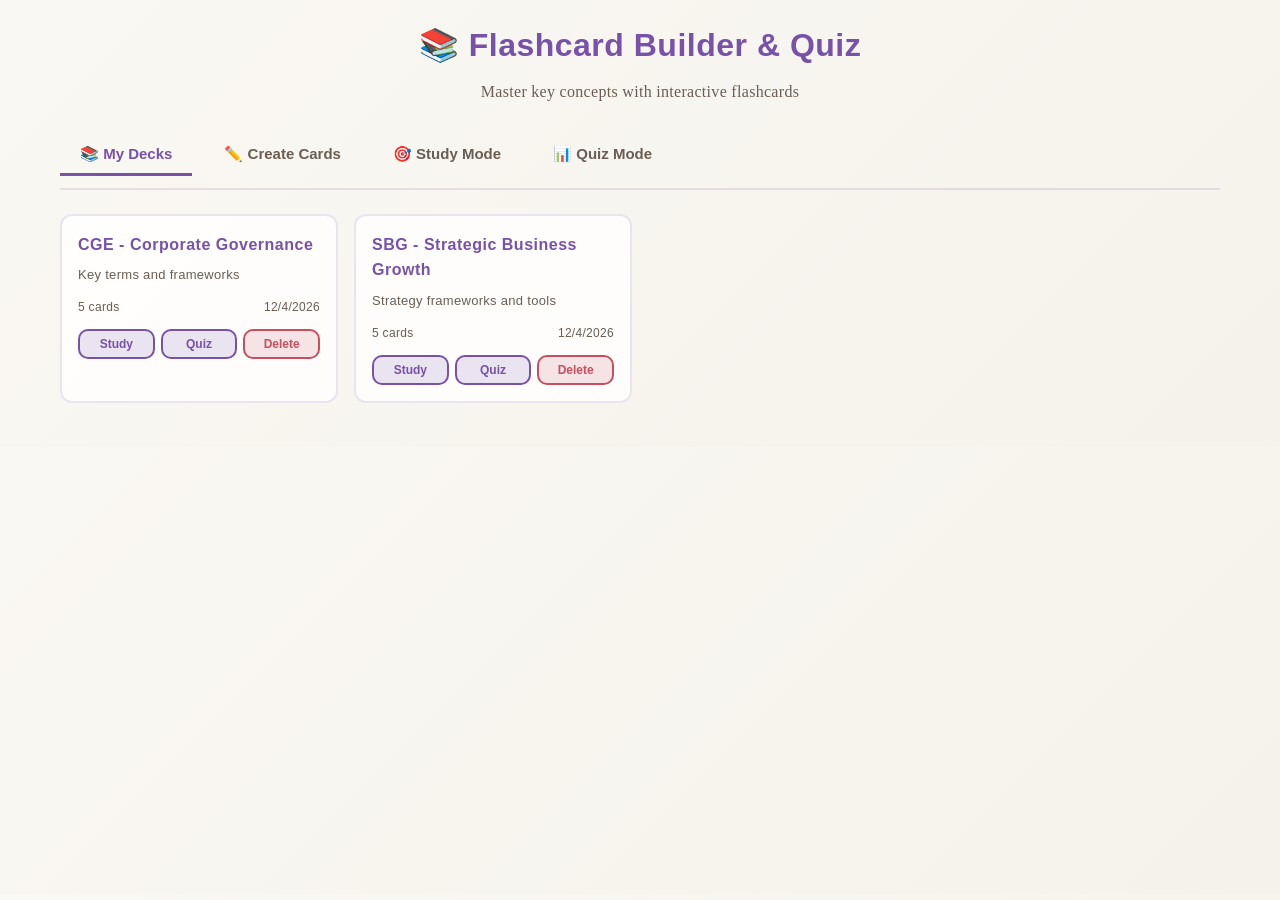
<file: flashcards.html>
<!DOCTYPE html>
<html lang="en">
<head>
<meta charset="UTF-8">
<meta name="viewport" content="width=device-width, initial-scale=1.0">
<title>Flashcard Builder & Quiz</title>
<link rel="preconnect" href="https://fonts.googleapis.com">
<link href="https://fonts.googleapis.com/css2?family=Space+Grotesk:wght@400;500;600;700&family=Inter:wght@400;500;600&family=JetBrains+Mono:wght@400;500&display=swap" rel="stylesheet">
<link rel="stylesheet" href="styles.css">
<style>
  .flashcard-container {
    max-width: 1200px;
    margin: 0 auto;
    padding: 20px;
  }

  .flashcard-header {
    text-align: center;
    margin-bottom: 30px;
  }

  .flashcard-header h1 {
    font-size: 32px;
    color: var(--accent);
    margin: 0 0 8px;
    font-family: 'Segoe Print', cursive, sans-serif;
  }

  .flashcard-tabs {
    display: flex;
    gap: 12px;
    margin-bottom: 24px;
    border-bottom: 2px solid var(--card-b);
    padding-bottom: 12px;
  }

  .tab-btn {
    background: transparent;
    border: none;
    padding: 10px 20px;
    font-size: 15px;
    color: var(--txt-dim);
    cursor: pointer;
    font-weight: 600;
    font-family: 'Segoe Print', cursive, sans-serif;
    border-bottom: 3px solid transparent;
    transition: 0.3s;
  }

  .tab-btn:hover {
    color: var(--accent);
  }

  .tab-btn.active {
    color: var(--accent);
    border-bottom-color: var(--accent);
  }

  .tab-content {
    display: none;
  }

  .tab-content.active {
    display: block;
  }

  /* Builder Styles */
  .builder-form {
    background: rgba(255, 255, 255, 0.8);
    border: 2px solid var(--card-b);
    border-radius: 16px;
    padding: 24px;
    margin-bottom: 24px;
  }

  .form-group {
    margin-bottom: 16px;
  }

  .form-group label {
    display: block;
    margin-bottom: 6px;
    font-weight: 600;
    color: var(--accent);
    font-family: 'Segoe Print', cursive, sans-serif;
  }

  .form-group input,
  .form-group textarea,
  .form-group select {
    width: 100%;
    padding: 10px 12px;
    border: 2px solid var(--card-b);
    border-radius: 8px;
    font-size: 14px;
    font-family: inherit;
    color: var(--txt);
    background: rgba(255, 255, 255, 0.9);
    transition: 0.2s;
  }

  .form-group input:focus,
  .form-group textarea:focus,
  .form-group select:focus {
    outline: none;
    border-color: var(--accent);
    box-shadow: 0 0 0 3px rgba(120, 81, 169, 0.1);
  }

  .form-group textarea {
    resize: vertical;
    min-height: 80px;
  }

  .form-row {
    display: grid;
    grid-template-columns: 1fr 1fr;
    gap: 16px;
  }

  .btn {
    padding: 10px 20px;
    border: none;
    border-radius: 10px;
    font-weight: 700;
    cursor: pointer;
    font-size: 14px;
    font-family: 'Segoe Print', cursive, sans-serif;
    transition: all 0.3s;
  }

  .btn-primary {
    background: var(--accent);
    color: white;
  }

  .btn-primary:hover {
    transform: translateY(-2px);
    box-shadow: 0 4px 12px rgba(120, 81, 169, 0.3);
  }

  .btn-secondary {
    background: rgba(120, 81, 169, 0.15);
    color: var(--accent);
    border: 2px solid var(--accent);
  }

  .btn-secondary:hover {
    background: rgba(120, 81, 169, 0.25);
  }

  .btn-danger {
    background: rgba(199, 79, 95, 0.15);
    color: var(--bad);
    border: 2px solid var(--bad);
    font-size: 12px;
    padding: 6px 12px;
  }

  .btn-danger:hover {
    background: rgba(199, 79, 95, 0.25);
  }

  /* Flashcard Display */
  .flashcard {
    perspective: 1000px;
    cursor: pointer;
    margin: 0 auto 24px;
    max-width: 600px;
    height: 300px;
  }

  .flashcard-inner {
    position: relative;
    width: 100%;
    height: 100%;
    transition: transform 0.6s;
    transform-style: preserve-3d;
  }

  .flashcard.flipped .flashcard-inner {
    transform: rotateY(180deg);
  }

  .flashcard-face {
    position: absolute;
    width: 100%;
    height: 100%;
    backface-visibility: hidden;
    display: flex;
    flex-direction: column;
    justify-content: center;
    align-items: center;
    border-radius: 16px;
    border: 2px solid var(--card-b);
    padding: 24px;
    text-align: center;
  }

  .flashcard-front {
    background: linear-gradient(135deg, rgba(120, 81, 169, 0.1), rgba(212, 102, 63, 0.1));
  }

  .flashcard-back {
    background: linear-gradient(135deg, rgba(95, 168, 87, 0.1), rgba(120, 81, 169, 0.1));
    transform: rotateY(180deg);
  }

  .flashcard-face h3 {
    margin: 0 0 12px;
    color: var(--txt-dim);
    font-size: 12px;
    text-transform: uppercase;
    font-family: 'Courier New', monospace;
  }

  .flashcard-face p {
    margin: 0;
    font-size: 18px;
    color: var(--txt);
    line-height: 1.6;
    font-family: 'Segoe Print', cursive, sans-serif;
    font-weight: 500;
  }

  .flashcard-hint {
    font-size: 12px;
    color: var(--txt-dim);
    margin-top: 12px;
    font-style: italic;
  }

  /* Quiz Mode */
  .quiz-stats {
    display: flex;
    justify-content: space-around;
    gap: 12px;
    margin-bottom: 20px;
    flex-wrap: wrap;
  }

  .stat-card {
    background: rgba(255, 255, 255, 0.8);
    border: 2px solid var(--card-b);
    border-radius: 12px;
    padding: 16px 24px;
    text-align: center;
    flex: 1;
    min-width: 120px;
  }

  .stat-card .label {
    font-size: 12px;
    color: var(--txt-dim);
    text-transform: uppercase;
    margin-bottom: 6px;
  }

  .stat-card .value {
    font-size: 24px;
    font-weight: 700;
    color: var(--accent);
  }

  .quiz-controls {
    display: flex;
    gap: 12px;
    justify-content: center;
    margin: 24px 0;
    flex-wrap: wrap;
  }

  .btn-result {
    padding: 8px 16px;
    font-size: 13px;
    min-width: 100px;
  }

  .btn-correct {
    background: rgba(95, 168, 87, 0.15);
    color: var(--good);
    border: 2px solid var(--good);
  }

  .btn-correct:hover {
    background: rgba(95, 168, 87, 0.25);
  }

  .btn-incorrect {
    background: rgba(199, 79, 95, 0.15);
    color: var(--bad);
    border: 2px solid var(--bad);
  }

  .btn-incorrect:hover {
    background: rgba(199, 79, 95, 0.25);
  }

  .btn-skip {
    background: rgba(200, 157, 58, 0.15);
    color: var(--warn);
    border: 2px solid var(--warn);
  }

  .btn-skip:hover {
    background: rgba(200, 157, 58, 0.25);
  }

  /* Deck List */
  .deck-list {
    display: grid;
    grid-template-columns: repeat(auto-fill, minmax(250px, 1fr));
    gap: 16px;
    margin-bottom: 24px;
  }

  .deck-card {
    background: rgba(255, 255, 255, 0.8);
    border: 2px solid var(--card-b);
    border-radius: 12px;
    padding: 16px;
    cursor: pointer;
    transition: all 0.3s;
  }

  .deck-card:hover {
    border-color: var(--accent);
    transform: translateY(-4px);
    box-shadow: 0 4px 12px rgba(120, 81, 169, 0.15);
  }

  .deck-card h3 {
    margin: 0 0 8px;
    color: var(--accent);
    font-size: 16px;
    font-family: 'Segoe Print', cursive, sans-serif;
  }

  .deck-card p {
    margin: 0 0 12px;
    color: var(--txt-dim);
    font-size: 13px;
  }

  .deck-stats {
    display: flex;
    justify-content: space-between;
    font-size: 12px;
    color: var(--txt-dim);
    margin-bottom: 12px;
  }

  .deck-actions {
    display: flex;
    gap: 6px;
  }

  .deck-actions button {
    flex: 1;
    padding: 6px 8px;
    font-size: 12px;
  }

  .empty-state {
    text-align: center;
    padding: 40px 20px;
    color: var(--txt-dim);
  }

  .empty-state p {
    font-size: 16px;
    margin: 8px 0;
  }

  /* Navigation */
  .flashcard-nav {
    display: flex;
    justify-content: space-between;
    align-items: center;
    margin: 20px 0;
    gap: 12px;
  }

  .progress-bar {
    flex: 1;
    height: 6px;
    background: var(--card-b);
    border-radius: 3px;
    overflow: hidden;
  }

  .progress-fill {
    height: 100%;
    background: var(--accent);
    transition: width 0.3s;
  }

  .progress-text {
    font-size: 12px;
    color: var(--txt-dim);
    min-width: 60px;
    text-align: right;
  }

  @media (max-width: 600px) {
    .flashcard {
      height: 200px;
    }

    .flashcard-face p {
      font-size: 16px;
    }

    .form-row {
      grid-template-columns: 1fr;
    }

    .flashcard-tabs {
      flex-wrap: wrap;
    }

    .tab-btn {
      padding: 8px 12px;
      font-size: 13px;
    }
  }

  @media print {
    .flashcard-tabs,
    .builder-form,
    .quiz-controls,
    .flashcard-nav {
      display: none;
    }

    .flashcard {
      page-break-after: always;
      border: 1px solid #ccc;
      height: auto;
      min-height: 200px;
    }

    .flashcard-inner {
      transform: none !important;
    }

    .flashcard-back {
      position: static;
      transform: none !important;
      display: block;
    }
  }
</style>
</head>
<body>
<div class="flashcard-container">
  <div class="flashcard-header">
    <h1>📚 Flashcard Builder & Quiz</h1>
    <p style="color: var(--txt-dim); margin: 0; font-family: 'Segoe Print', cursive;">Master key concepts with interactive flashcards</p>
  </div>

  <div class="flashcard-tabs">
    <button class="tab-btn active" onclick="switchTab('library')">📚 My Decks</button>
    <button class="tab-btn" onclick="switchTab('builder')">✏️ Create Cards</button>
    <button class="tab-btn" onclick="switchTab('study')">🎯 Study Mode</button>
    <button class="tab-btn" onclick="switchTab('quiz')">📊 Quiz Mode</button>
  </div>

  <!-- Library Tab -->
  <div id="library" class="tab-content active">
    <div class="deck-list" id="deckList"></div>
  </div>

  <!-- Builder Tab -->
  <div id="builder" class="tab-content">
    <div class="builder-form">
      <h2 style="color: var(--accent); margin-top: 0; font-family: 'Segoe Print', cursive;">Create New Flashcard</h2>
      
      <div class="form-group">
        <label>Select Deck or Create New</label>
        <div style="display: flex; gap: 8px;">
          <select id="deckSelect" style="flex: 1;">
            <option value="">-- Select or Create New --</option>
          </select>
          <input type="text" id="newDeckName" placeholder="New deck name..." style="flex: 1;">
        </div>
      </div>

      <div class="form-group">
        <label>Front (Term/Question)</label>
        <textarea id="cardFront" placeholder="Enter the term or question..."></textarea>
      </div>

      <div class="form-group">
        <label>Back (Definition/Answer)</label>
        <textarea id="cardBack" placeholder="Enter the definition or answer..."></textarea>
      </div>

      <div class="form-row">
        <div class="form-group">
          <label>Subject (optional)</label>
          <input type="text" id="cardSubject" placeholder="e.g., CGE, SBG, Finance">
        </div>
        <div class="form-group">
          <label>Difficulty</label>
          <select id="cardDifficulty">
            <option value="easy">Easy</option>
            <option value="medium" selected>Medium</option>
            <option value="hard">Hard</option>
          </select>
        </div>
      </div>

      <div style="display: flex; gap: 12px;">
        <button class="btn btn-primary" onclick="addCard()">Add Card</button>
        <button class="btn btn-secondary" onclick="resetForm()">Clear Form</button>
      </div>
    </div>
  </div>

  <!-- Study Mode Tab -->
  <div id="study" class="tab-content">
    <div id="studyContent">
      <div class="empty-state">
        <p>Select a deck from "My Decks" to start studying</p>
      </div>
    </div>
  </div>

  <!-- Quiz Mode Tab -->
  <div id="quiz" class="tab-content">
    <div id="quizContent">
      <div class="empty-state">
        <p>Select a deck from "My Decks" to start quiz mode</p>
      </div>
    </div>
  </div>
</div>

<script src="flashcards.js"></script>
</body>
</html>
</file>
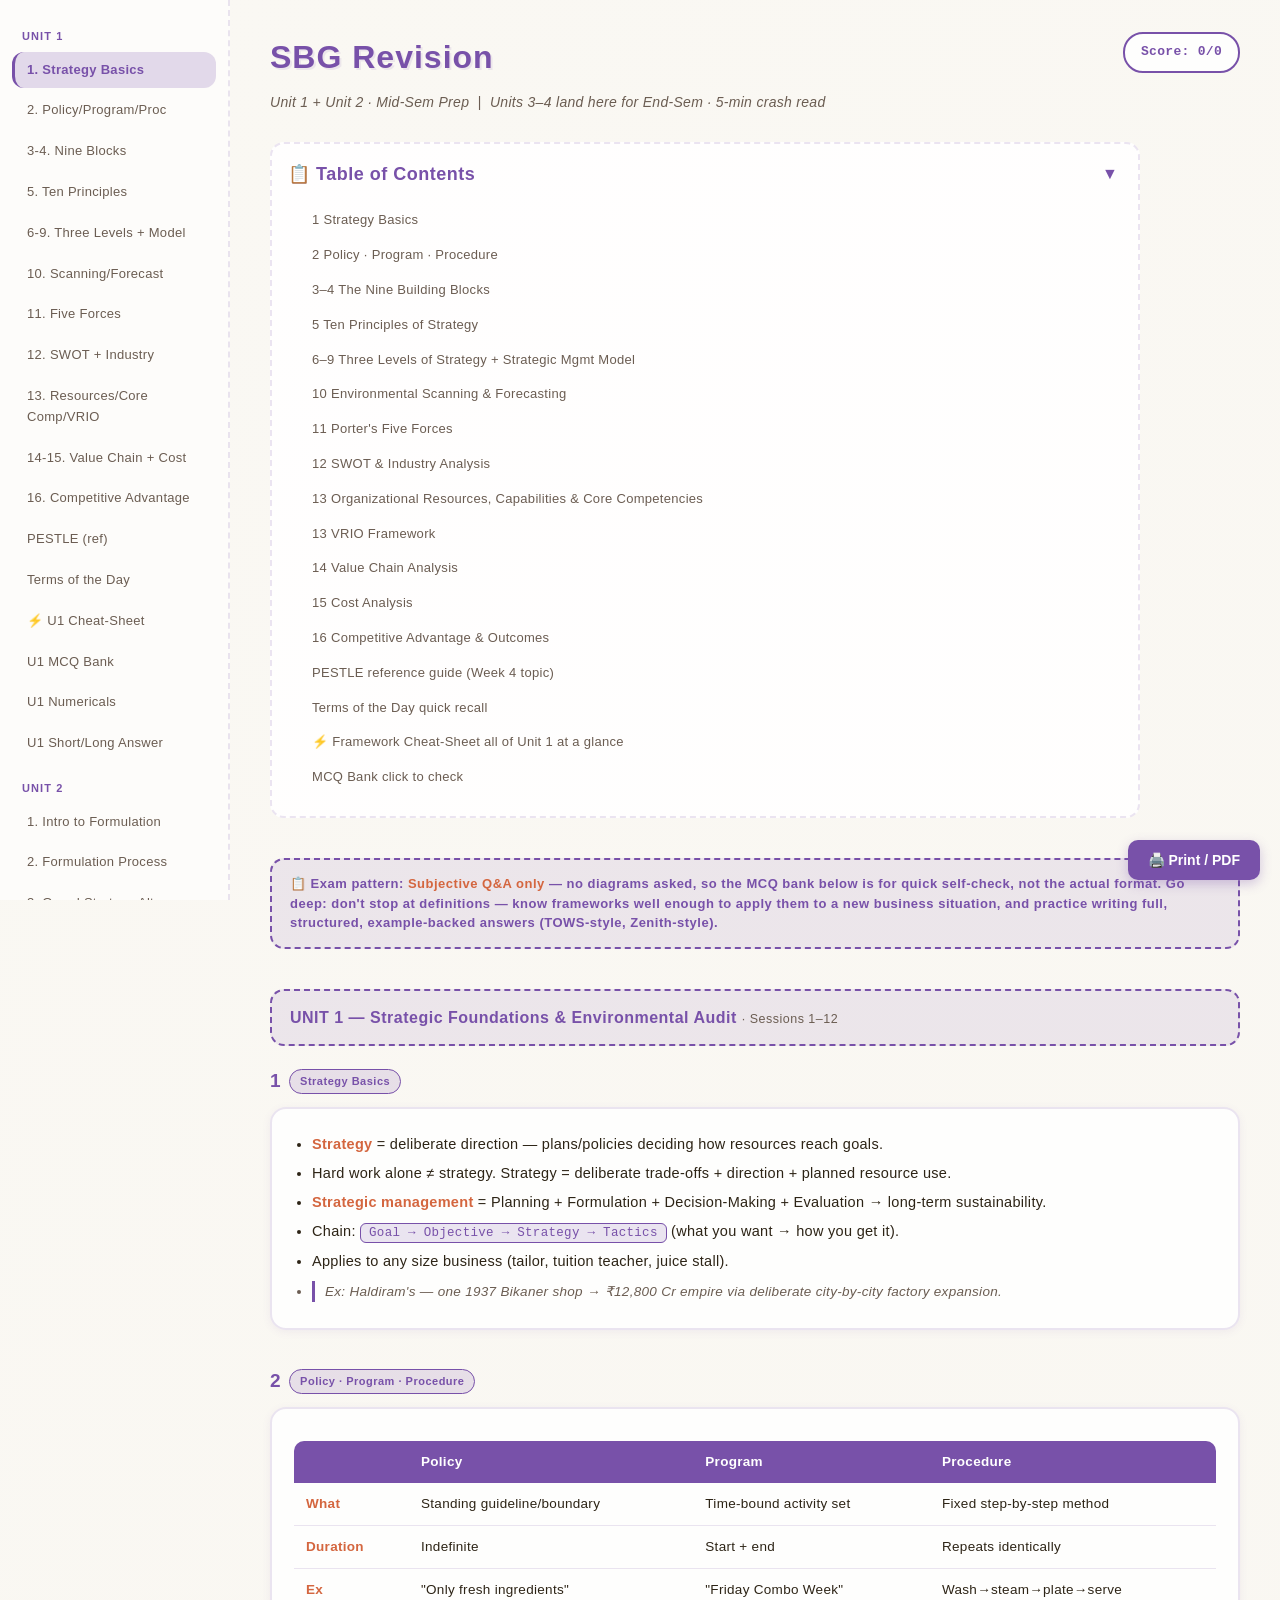
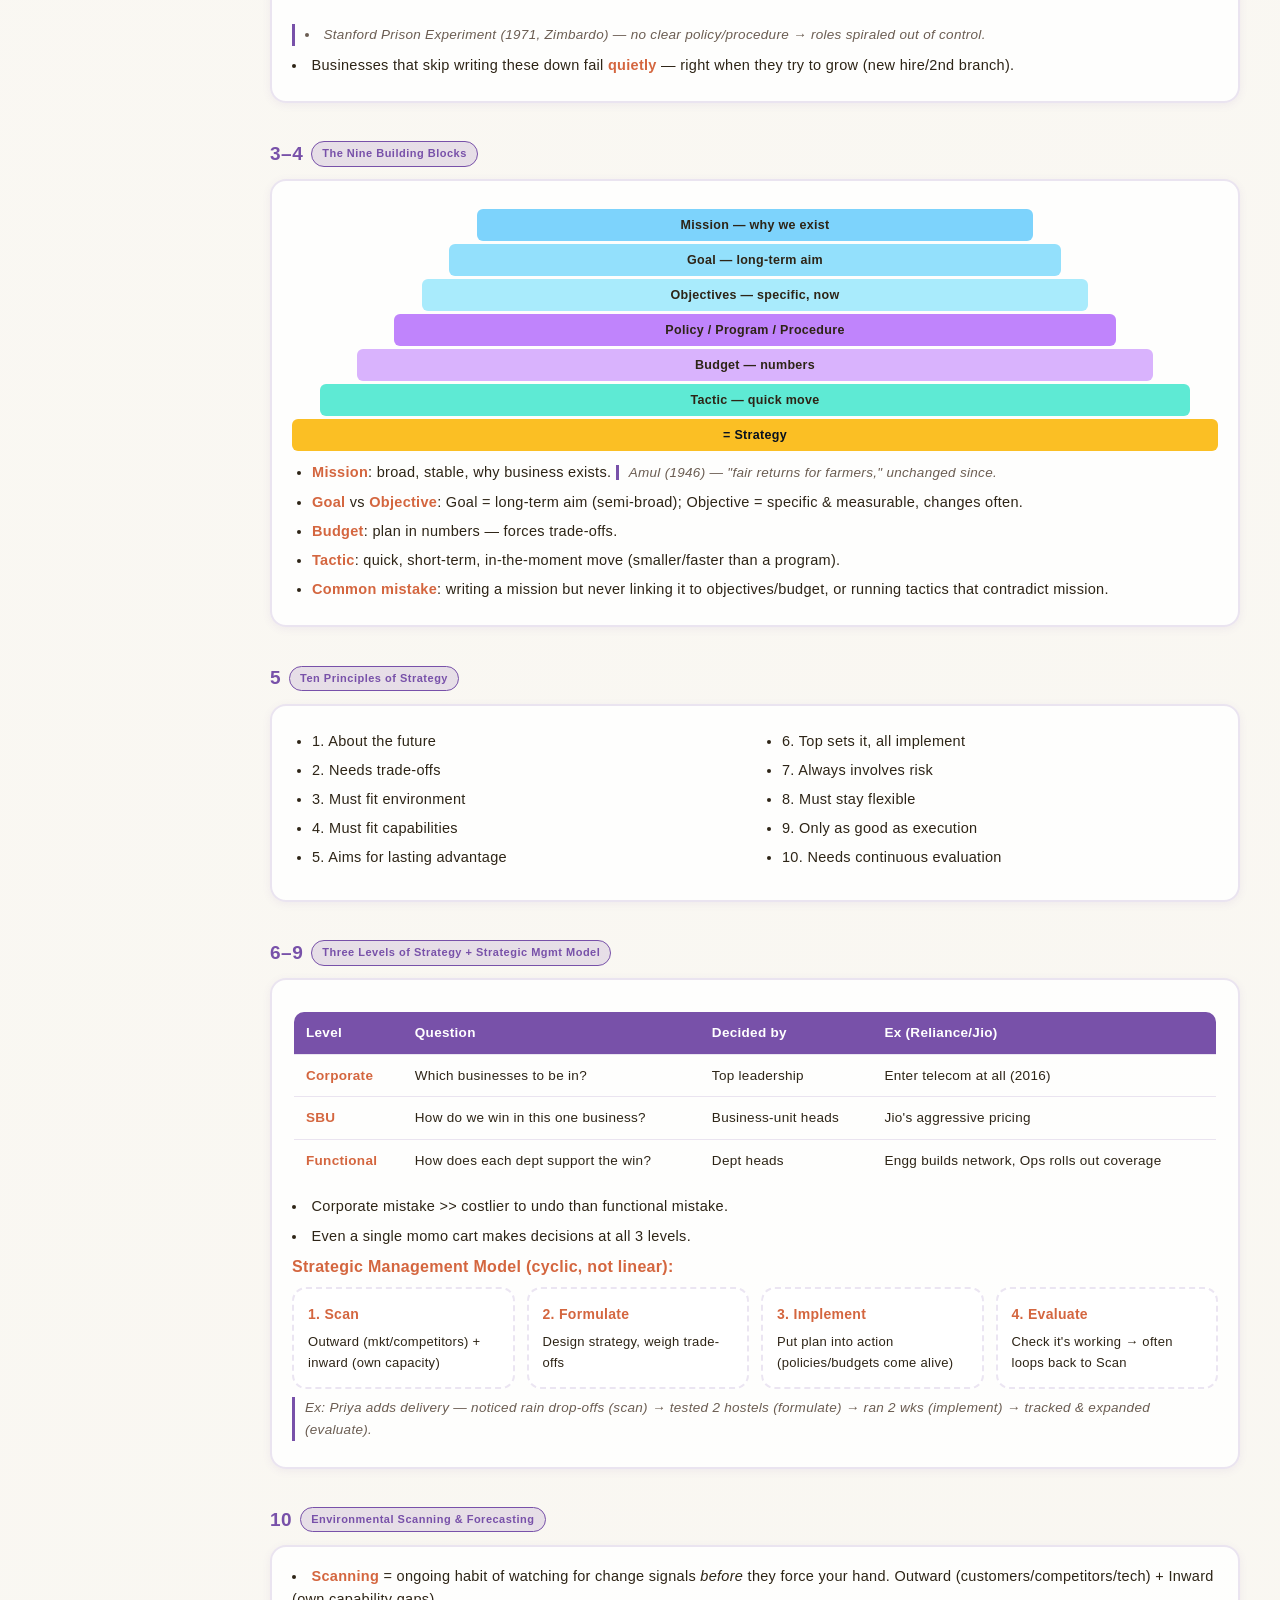
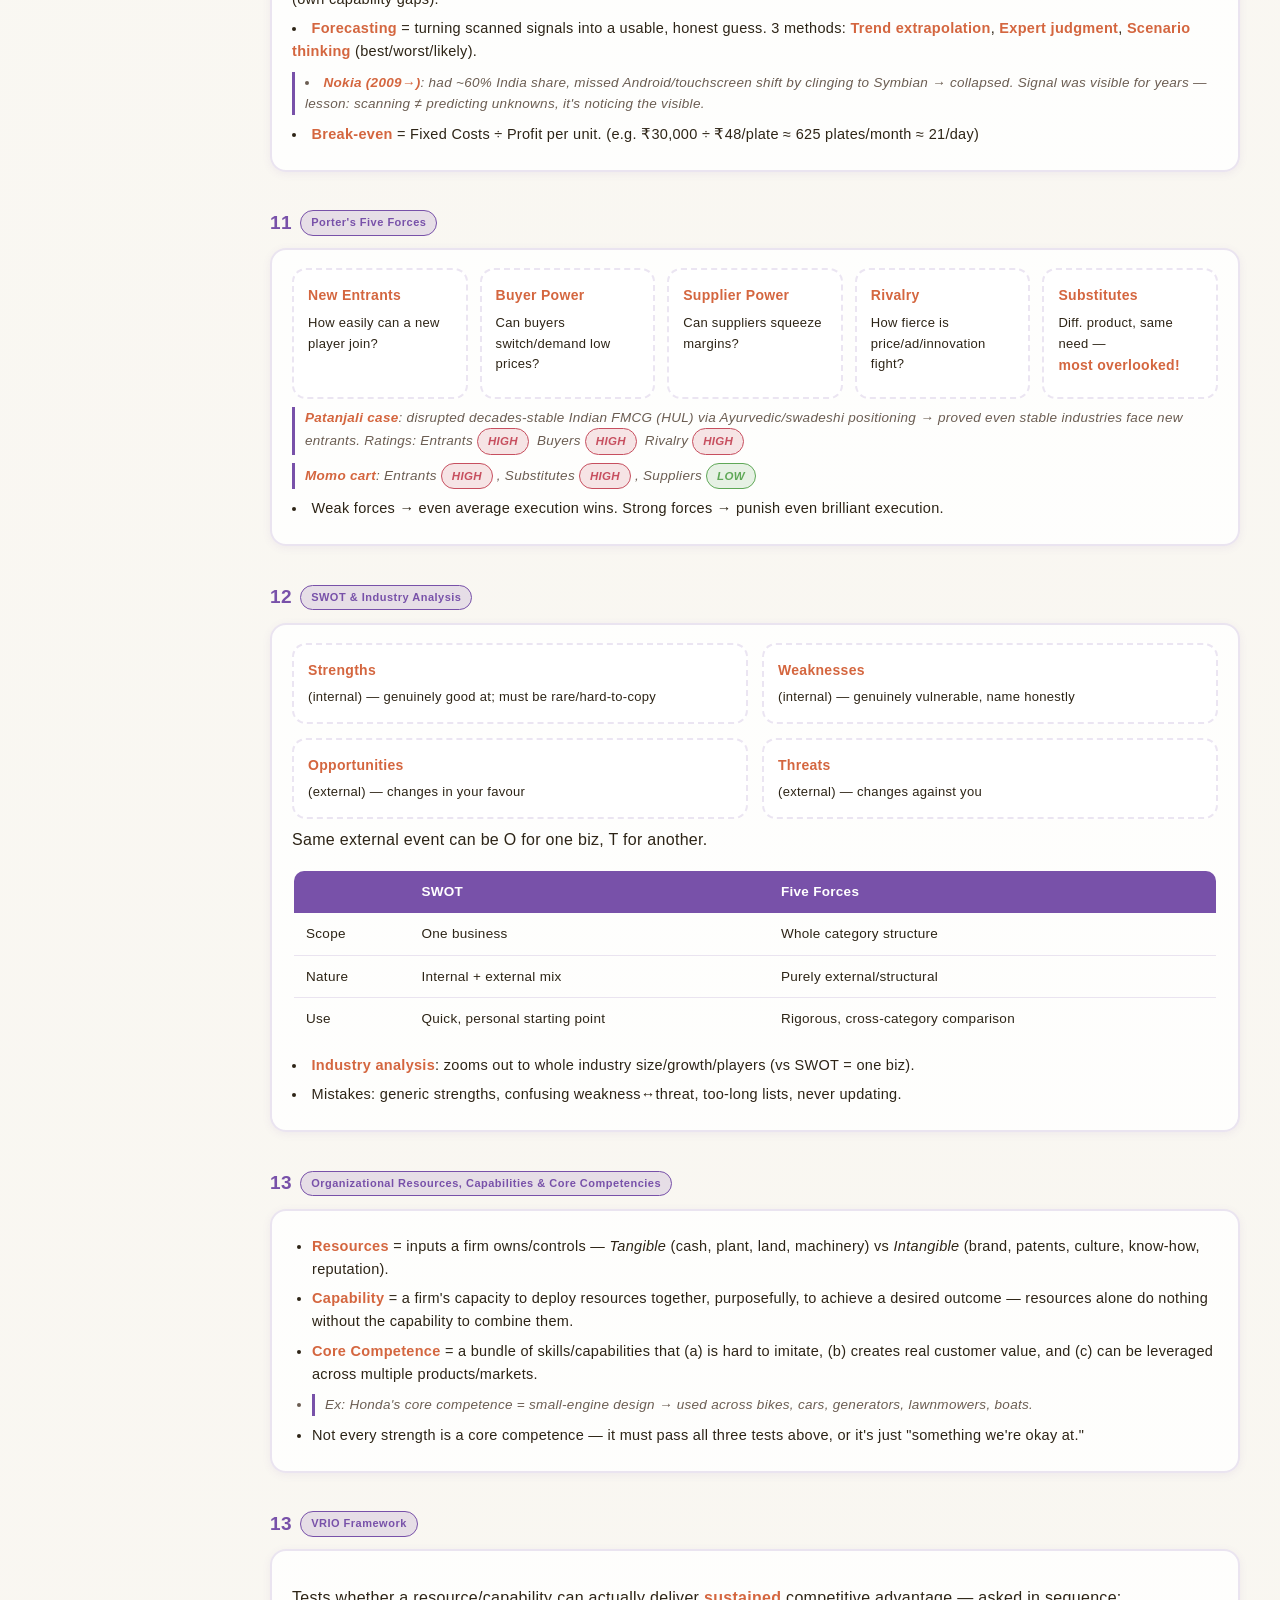
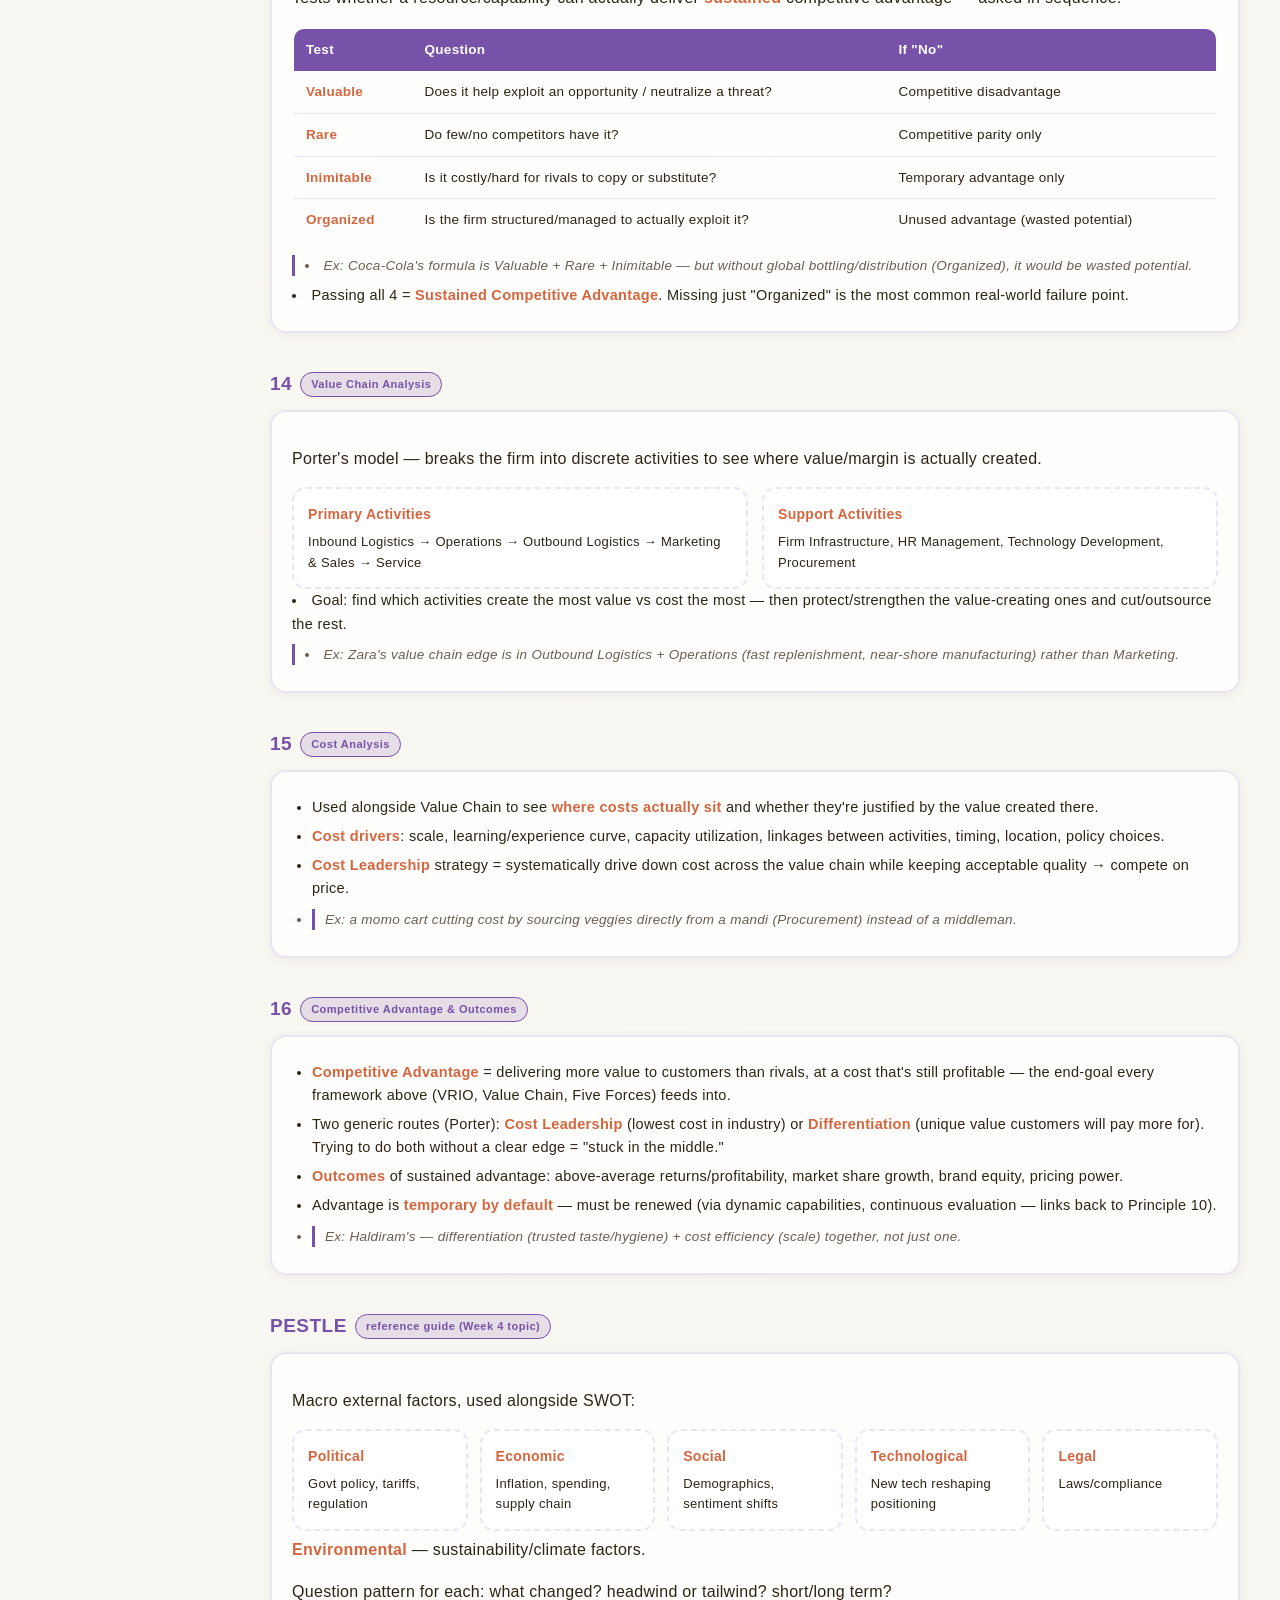
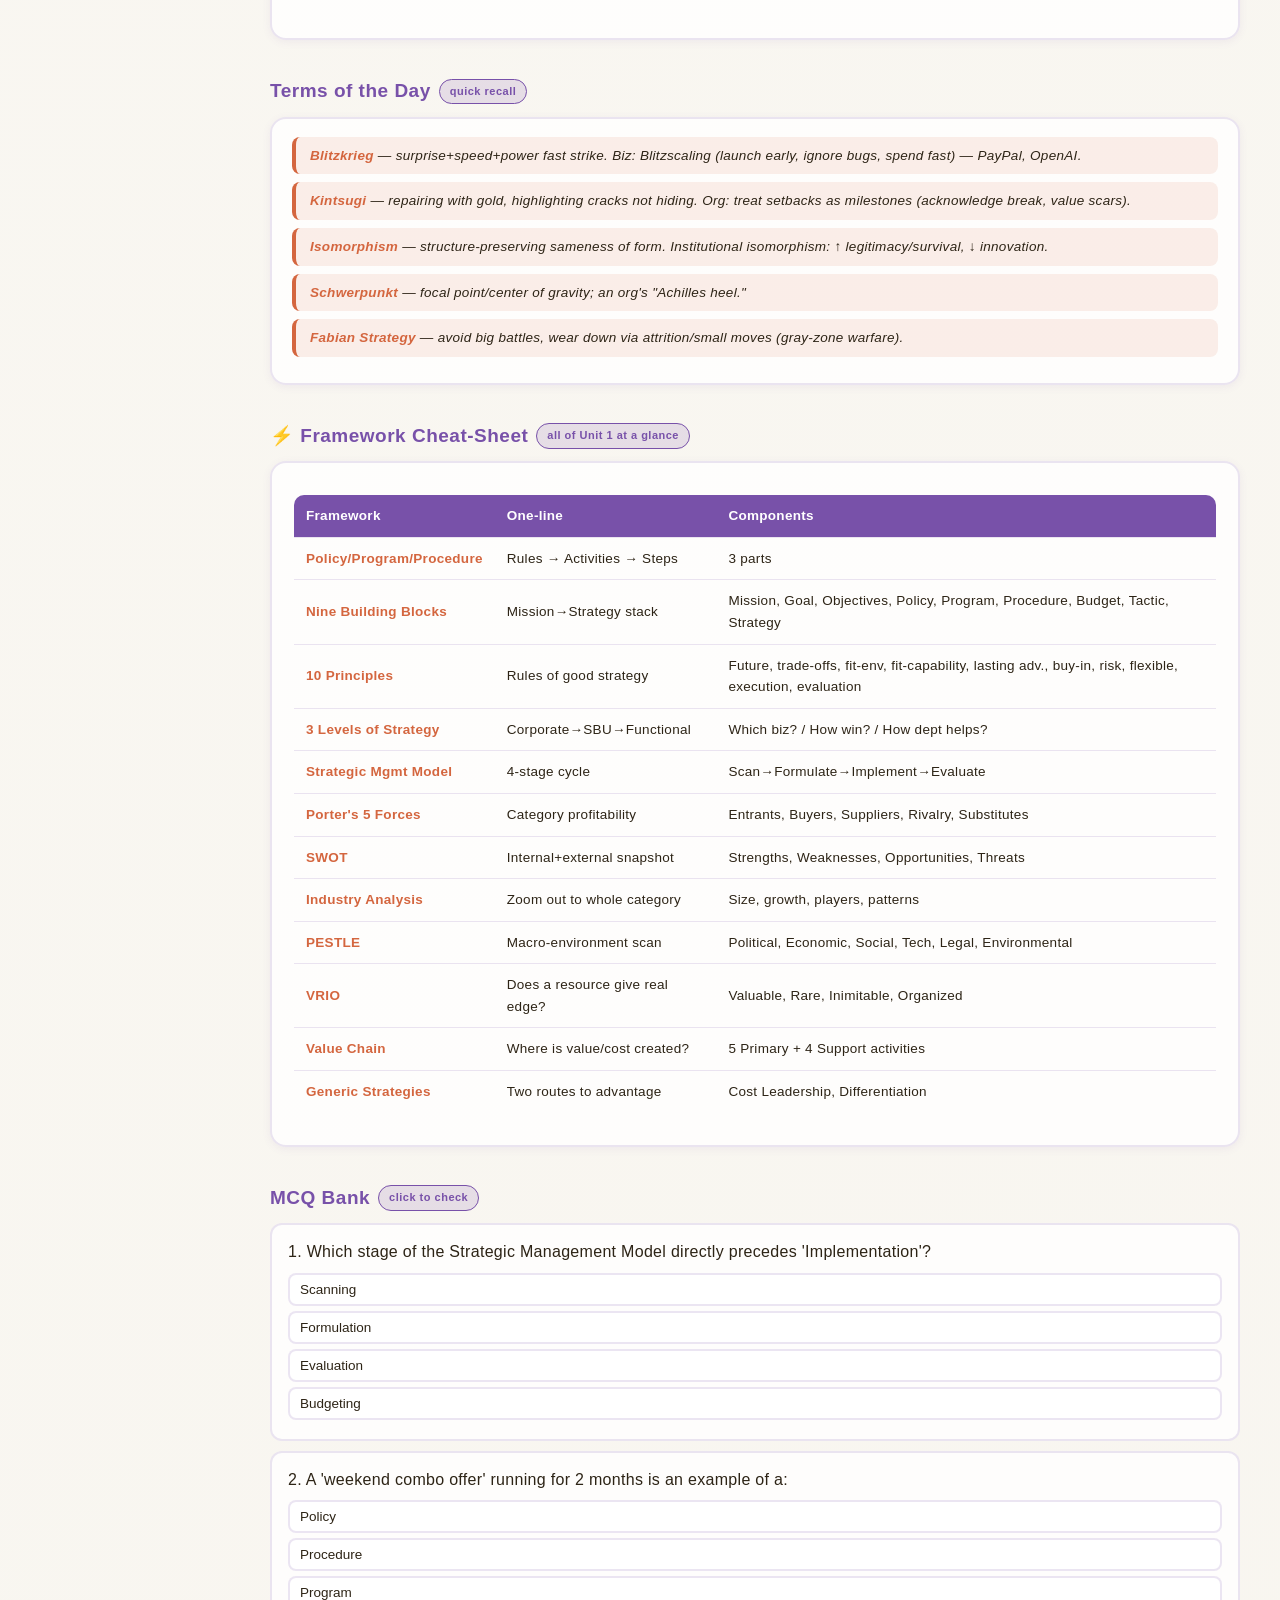
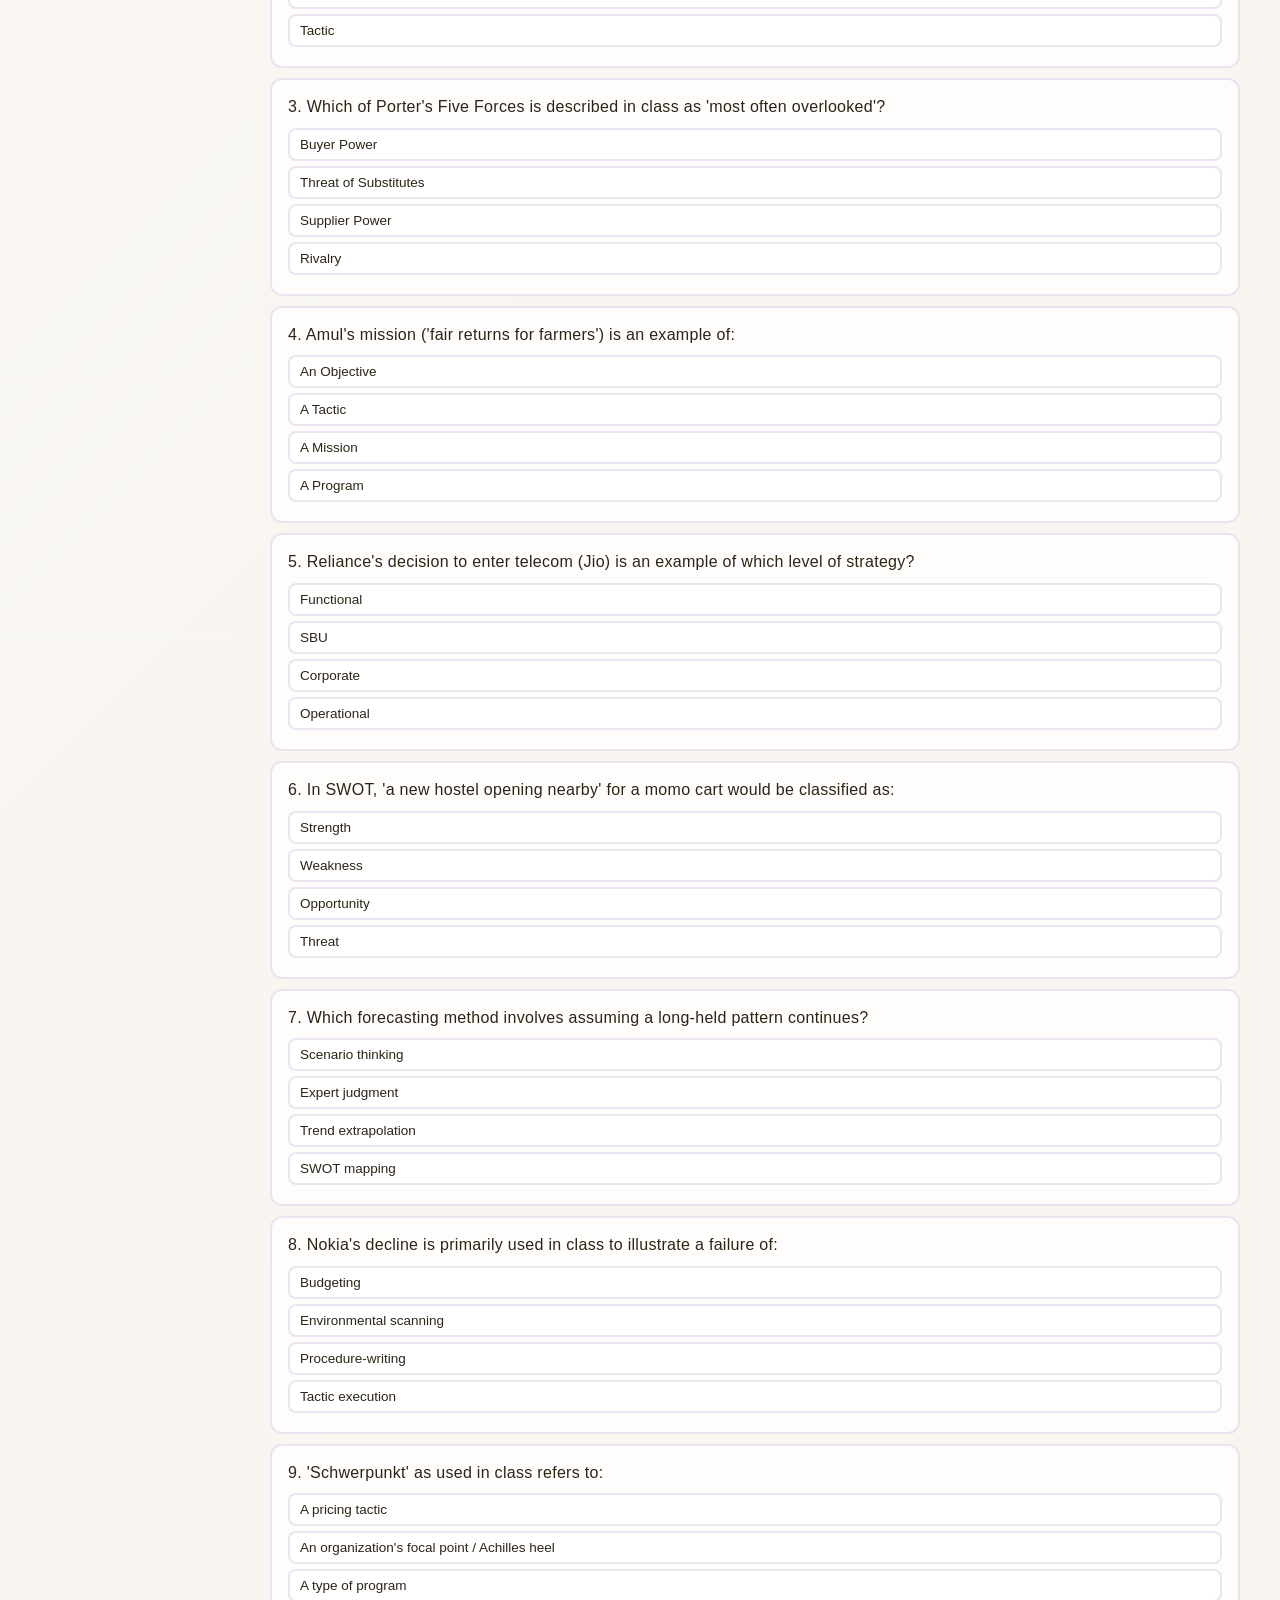
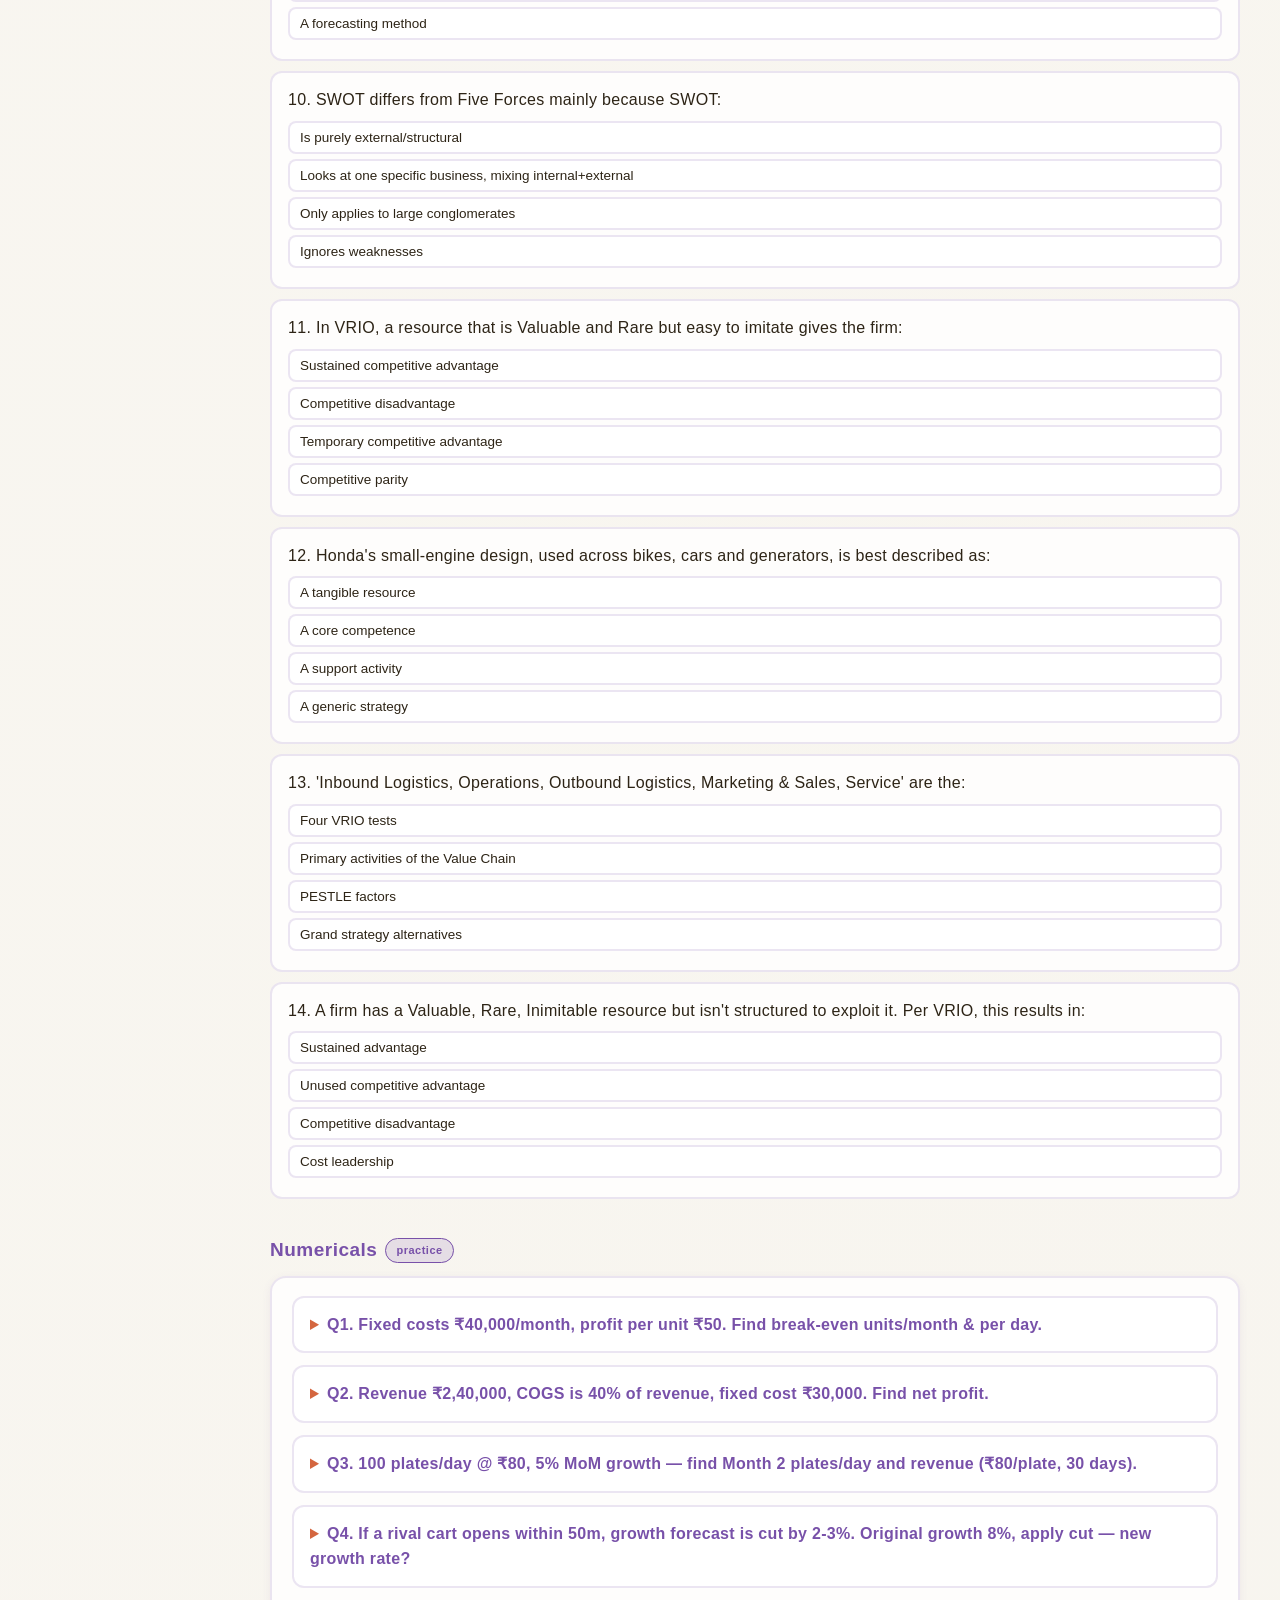
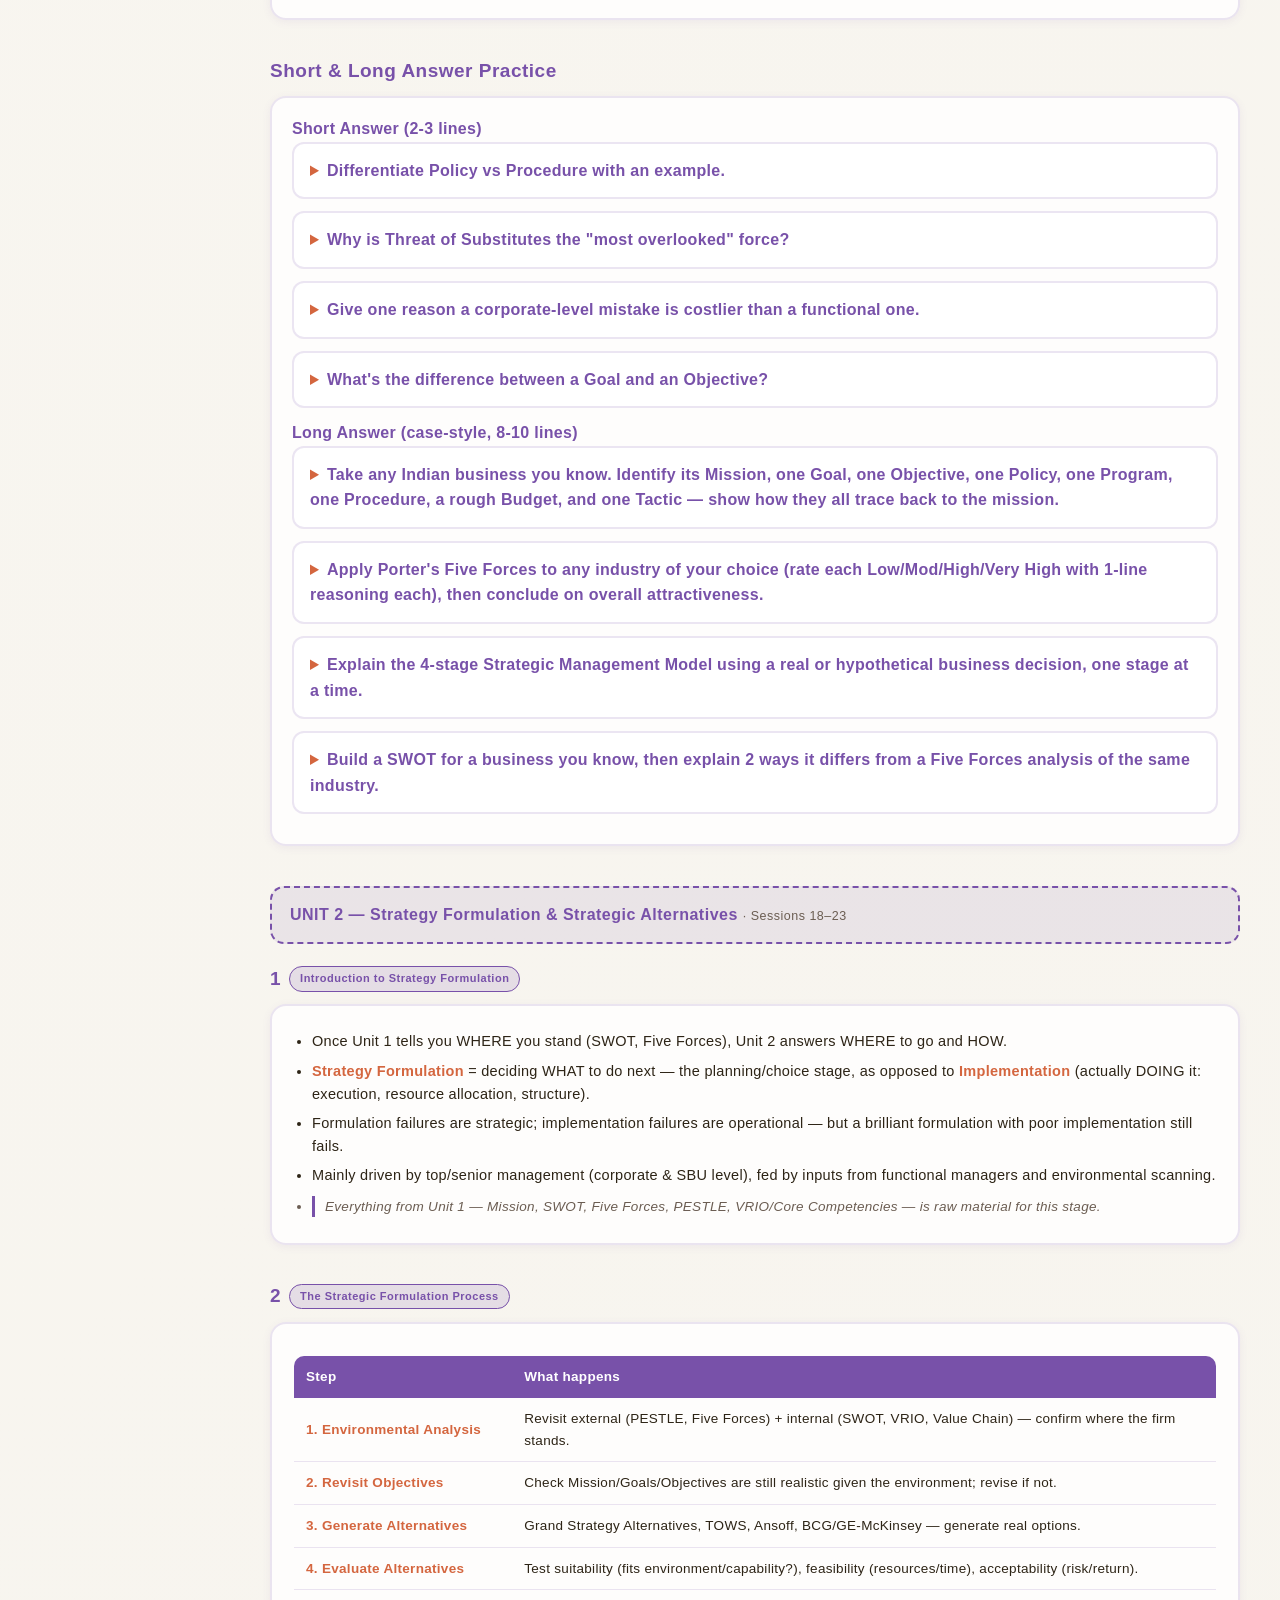
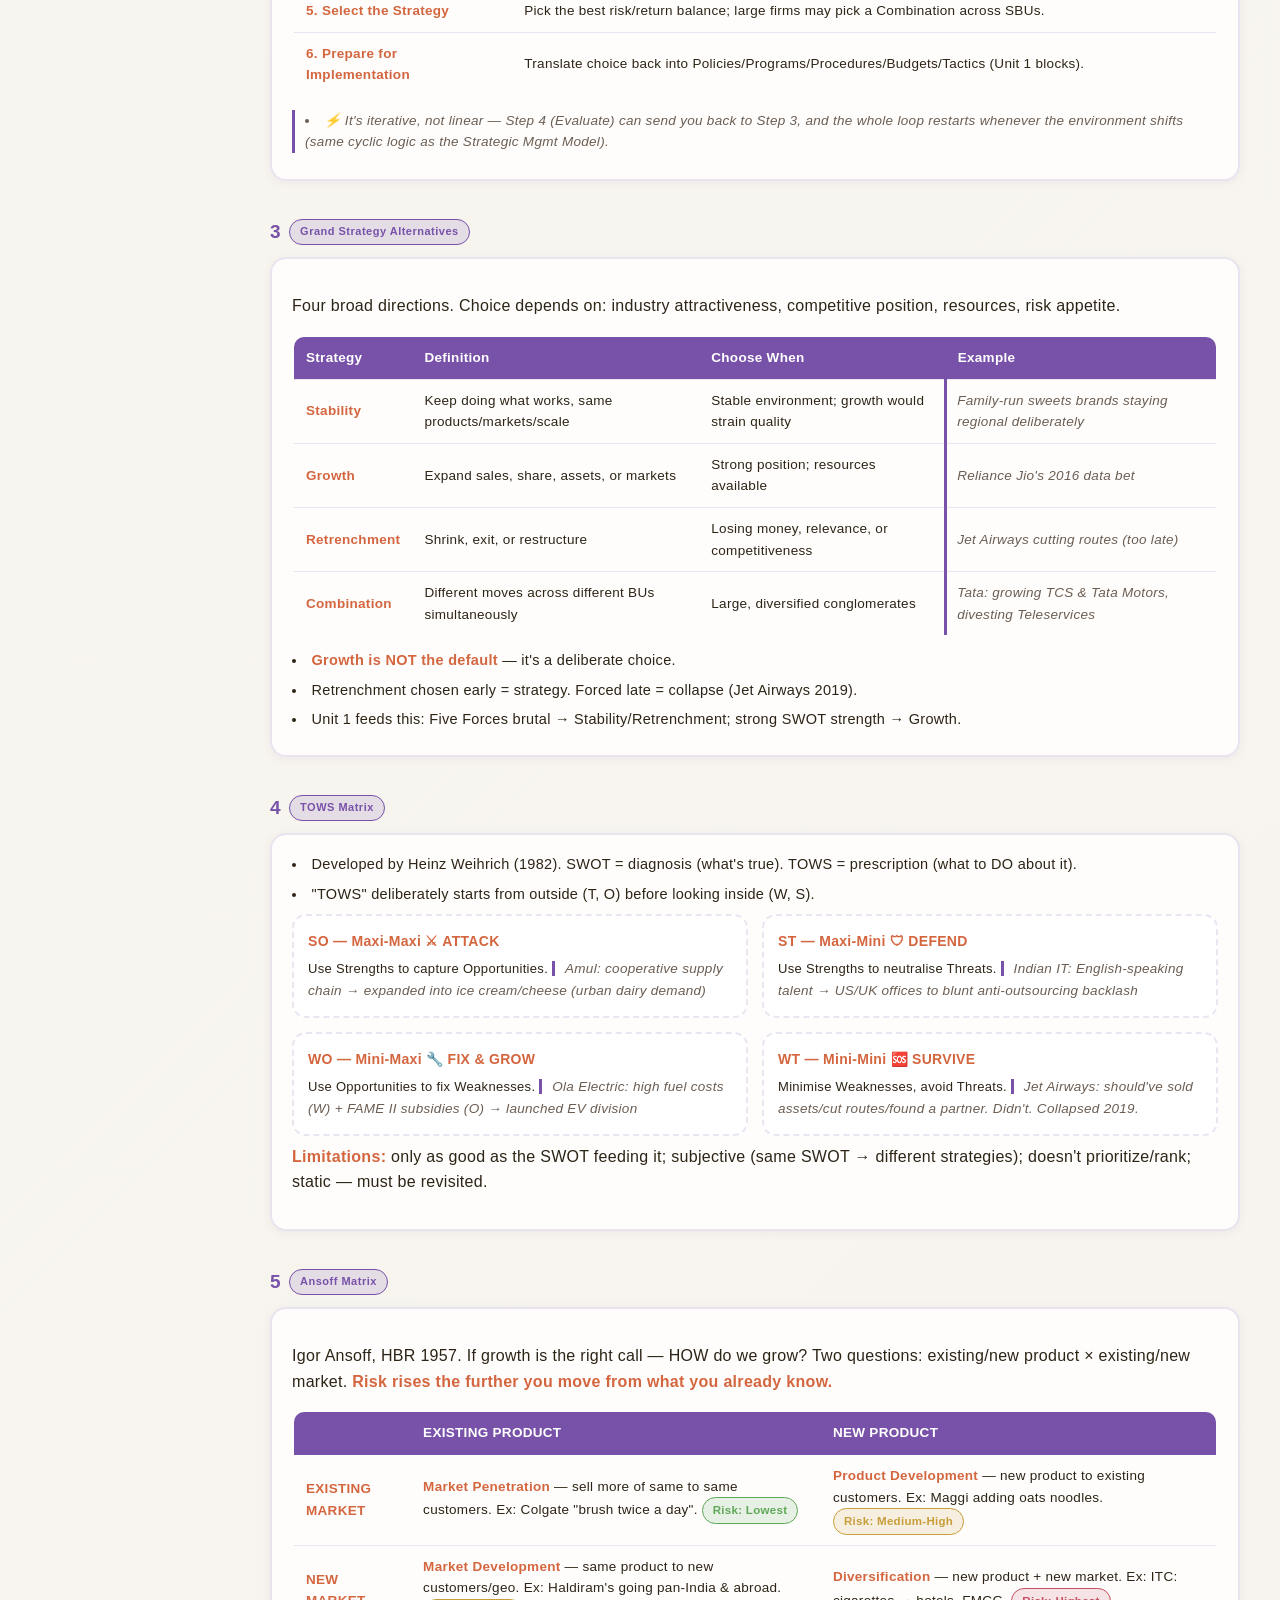
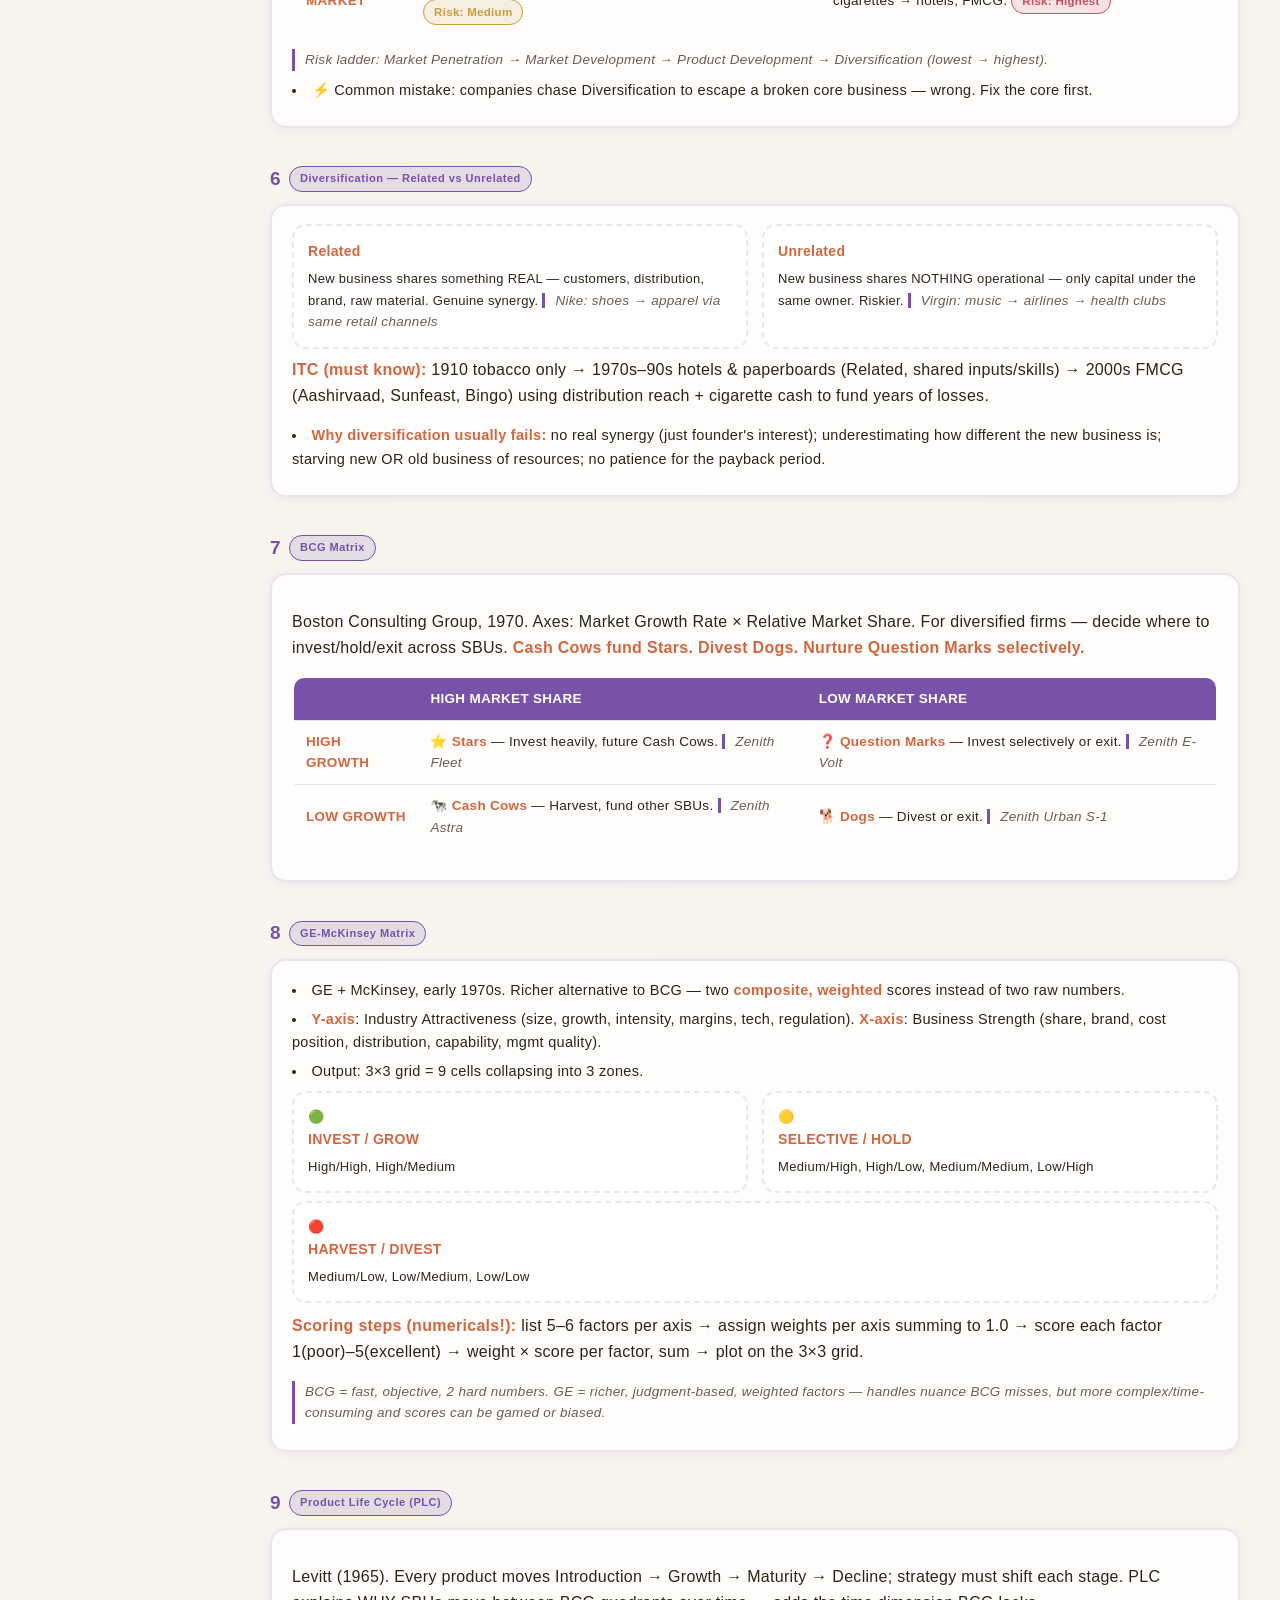
<file: SBG Revision.html>
<!DOCTYPE html>
<html lang="en">
<head>
<meta charset="UTF-8">
<meta name="viewport" content="width=device-width, initial-scale=1.0">
<title>SBG Revision — Unit 1 & Unit 2</title>
<link rel="preconnect" href="https://fonts.googleapis.com">
<link href="https://fonts.googleapis.com/css2?family=Space+Grotesk:wght@400;500;600;700&family=Inter:wght@400;500;600&family=JetBrains+Mono:wght@400;500&display=swap" rel="stylesheet">
<link rel="stylesheet" href="styles.css">
<script src="toc.js" defer></script>
<style>
.mcq{background:rgba(255, 255, 255, 0.8);border:2px solid var(--card-b);border-radius:12px;padding:14px 16px;margin-bottom:10px;}
.mcq p{margin:0 0 8px;font-weight:500;}
.opt{display:block;width:100%;text-align:left;padding:7px 10px;margin-bottom:5px;background:rgba(255, 255, 255, 0.9);border:2px solid var(--card-b);border-radius:8px;color:var(--txt);cursor:pointer;font-size:13.5px;font-family:inherit;transition:0.2s;}
.opt:hover{border-color:var(--accent);}
.opt.correct{background:rgba(95, 168, 87, 0.15);border-color:var(--good);}
.opt.wrong{background:rgba(199, 79, 95, 0.15);border-color:var(--bad);}
#score{position:sticky;top:10px;float:right;background:rgba(255, 255, 255, 0.8);border:2px solid var(--accent);border-radius:20px;padding:8px 16px;font-family:'Courier New',monospace;font-size:13px;color:var(--accent);font-weight:700;}
.pyramid{display:flex;flex-direction:column;align-items:center;gap:3px;margin:10px 0;}
.pyramid div{padding:6px 0;text-align:center;border-radius:6px;font-size:12.5px;font-weight:600;color:#2d2416;}
</style>
</head>
<body>
<div class="wrap">
<nav id="sidenav">
  <div class="navhead">Unit 1</div>
  <a href="#s1">1. Strategy Basics</a>
  <a href="#s2">2. Policy/Program/Proc</a>
  <a href="#s3">3-4. Nine Blocks</a>
  <a href="#s5">5. Ten Principles</a>
  <a href="#s6">6-9. Three Levels + Model</a>
  <a href="#s10">10. Scanning/Forecast</a>
  <a href="#s11">11. Five Forces</a>
  <a href="#s12">12. SWOT + Industry</a>
  <a href="#s13">13. Resources/Core Comp/VRIO</a>
  <a href="#s14">14-15. Value Chain + Cost</a>
  <a href="#s16">16. Competitive Advantage</a>
  <a href="#pestle">PESTLE (ref)</a>
  <a href="#terms">Terms of the Day</a>
  <a href="#cheat">⚡ U1 Cheat-Sheet</a>
  <a href="#mcq">U1 MCQ Bank</a>
  <a href="#num">U1 Numericals</a>
  <a href="#sa">U1 Short/Long Answer</a>
  <div class="navhead">Unit 2</div>
  <a href="#u2-1">1. Intro to Formulation</a>
  <a href="#u2-2">2. Formulation Process</a>
  <a href="#u2-3">3. Grand Strategy Alts</a>
  <a href="#u2-4">4. TOWS Matrix</a>
  <a href="#u2-5">5. Ansoff Matrix</a>
  <a href="#u2-6">6. Diversification</a>
  <a href="#u2-7">7. BCG Matrix</a>
  <a href="#u2-8">8. GE-McKinsey Matrix</a>
  <a href="#u2-9">9. Product Life Cycle</a>
  <a href="#u2-case">Zenith Motors Case</a>
  <a href="#u2-cheat">⚡ U2 Cheat-Sheet</a>
  <a href="#u2-mcq">U2 MCQ Bank</a>
  <a href="#u2-sa">U2 Short/Long Answer</a>
  <a href="#u2-examcase">🎯 Zenith Exam Practice</a>
  <a href="#u2-num">U2 Numericals</a>
</nav>
<main>
<div id="score">Score: 0/0</div>
<h1 class="title">SBG Revision</h1>
<div class="subtitle">Unit 1 + Unit 2 · Mid-Sem Prep &nbsp;|&nbsp; Units 3–4 land here for End-Sem · 5-min crash read</div>
<div class="unitdiv" style="font-size:13px;line-height:1.5">📋 Exam pattern: <b>Subjective Q&amp;A only</b> — no diagrams asked, so the MCQ bank below is for quick self-check, not the actual format. Go deep: don't stop at definitions — know frameworks well enough to apply them to a new business situation, and practice writing full, structured, example-backed answers (TOWS-style, Zenith-style).</div>
<div class="unitdiv">UNIT 1 — Strategic Foundations &amp; Environmental Audit <span style="color:var(--txt-dim);font-weight:500;font-size:12.5px">· Sessions 1–12</span></div>

<section id="s1">
<h2 class="sec">1 <span class="tag">Strategy Basics</span></h2>
<div class="card">
<ul>
<li><b>Strategy</b> = deliberate direction — plans/policies deciding how resources reach goals.</li>
<li>Hard work alone ≠ strategy. Strategy = deliberate trade-offs + direction + planned resource use.</li>
<li><b>Strategic management</b> = Planning + Formulation + Decision-Making + Evaluation → long-term sustainability.</li>
<li>Chain: <code class="k">Goal → Objective → Strategy → Tactics</code> (what you want → how you get it).</li>
<li>Applies to any size business (tailor, tuition teacher, juice stall).</li>
<li class="ex">Ex: Haldiram's — one 1937 Bikaner shop → ₹12,800 Cr empire via deliberate city-by-city factory expansion.</li>
</ul>
</div>
</section>

<section id="s2">
<h2 class="sec">2 <span class="tag">Policy · Program · Procedure</span></h2>
<div class="card">
<table>
<tr><th></th><th>Policy</th><th>Program</th><th>Procedure</th></tr>
<tr><td><b>What</b></td><td>Standing guideline/boundary</td><td>Time-bound activity set</td><td>Fixed step-by-step method</td></tr>
<tr><td><b>Duration</b></td><td>Indefinite</td><td>Start + end</td><td>Repeats identically</td></tr>
<tr><td><b>Ex</b></td><td>"Only fresh ingredients"</td><td>"Friday Combo Week"</td><td>Wash→steam→plate→serve</td></tr>
</table>
<li class="ex">Stanford Prison Experiment (1971, Zimbardo) — no clear policy/procedure → roles spiraled out of control.</li>
<li>Businesses that skip writing these down fail <b>quietly</b> — right when they try to grow (new hire/2nd branch).</li>
</ul>
</div>
</section>

<section id="s3">
<h2 class="sec">3–4 <span class="tag">The Nine Building Blocks</span></h2>
<div class="card">
<div class="pyramid">
<div style="background:#7dd3fc;width:60%">Mission — why we exist</div>
<div style="background:#93e0fc;width:66%">Goal — long-term aim</div>
<div style="background:#a9ebfc;width:72%">Objectives — specific, now</div>
<div style="background:#c084fc;width:78%">Policy / Program / Procedure</div>
<div style="background:#d9b3fd;width:86%">Budget — numbers</div>
<div style="background:#5eead4;width:94%">Tactic — quick move</div>
<div style="background:#fbbf24;width:100%;color:#08111f">= Strategy</div>
</div>
<ul>
<li><b>Mission</b>: broad, stable, why business exists. <span class="ex">Amul (1946) — "fair returns for farmers," unchanged since.</span></li>
<li><b>Goal</b> vs <b>Objective</b>: Goal = long-term aim (semi-broad); Objective = specific & measurable, changes often.</li>
<li><b>Budget</b>: plan in numbers — forces trade-offs.</li>
<li><b>Tactic</b>: quick, short-term, in-the-moment move (smaller/faster than a program).</li>
<li><b>Common mistake</b>: writing a mission but never linking it to objectives/budget, or running tactics that contradict mission.</li>
</ul>
</div>
</section>

<section id="s5">
<h2 class="sec">5 <span class="tag">Ten Principles of Strategy</span></h2>
<div class="card">
<div class="grid2">
<ul>
<li>1. About the future</li>
<li>2. Needs trade-offs</li>
<li>3. Must fit environment</li>
<li>4. Must fit capabilities</li>
<li>5. Aims for lasting advantage</li>
</ul>
<ul>
<li>6. Top sets it, all implement</li>
<li>7. Always involves risk</li>
<li>8. Must stay flexible</li>
<li>9. Only as good as execution</li>
<li>10. Needs continuous evaluation</li>
</ul>
</div>
</div>
</section>

<section id="s6">
<h2 class="sec">6–9 <span class="tag">Three Levels of Strategy + Strategic Mgmt Model</span></h2>
<div class="card">
<table>
<tr><th>Level</th><th>Question</th><th>Decided by</th><th>Ex (Reliance/Jio)</th></tr>
<tr><td><b>Corporate</b></td><td>Which businesses to be in?</td><td>Top leadership</td><td>Enter telecom at all (2016)</td></tr>
<tr><td><b>SBU</b></td><td>How do we win in this one business?</td><td>Business-unit heads</td><td>Jio's aggressive pricing</td></tr>
<tr><td><b>Functional</b></td><td>How does each dept support the win?</td><td>Dept heads</td><td>Engg builds network, Ops rolls out coverage</td></tr>
</table>
<li>Corporate mistake >> costlier to undo than functional mistake.</li>
<li>Even a single momo cart makes decisions at all 3 levels.</li>
</ul>
<b style="color:var(--accent2)">Strategic Management Model (cyclic, not linear):</b>
<div class="grid5" style="margin-top:8px">
<div class="force"><b>1. Scan</b>Outward (mkt/competitors) + inward (own capacity)</div>
<div class="force"><b>2. Formulate</b>Design strategy, weigh trade-offs</div>
<div class="force"><b>3. Implement</b>Put plan into action (policies/budgets come alive)</div>
<div class="force"><b>4. Evaluate</b>Check it's working → often loops back to Scan</div>
</div>
<p class="ex">Ex: Priya adds delivery — noticed rain drop-offs (scan) → tested 2 hostels (formulate) → ran 2 wks (implement) → tracked & expanded (evaluate).</p>
</div>
</section>

<section id="s10">
<h2 class="sec">10 <span class="tag">Environmental Scanning & Forecasting</span></h2>
<div class="card">
<li><b>Scanning</b> = ongoing habit of watching for change signals <i>before</i> they force your hand. Outward (customers/competitors/tech) + Inward (own capability gaps).</li>
<li><b>Forecasting</b> = turning scanned signals into a usable, honest guess. 3 methods: <b>Trend extrapolation</b>, <b>Expert judgment</b>, <b>Scenario thinking</b> (best/worst/likely).</li>
<li class="ex"><b>Nokia (2009→)</b>: had ~60% India share, missed Android/touchscreen shift by clinging to Symbian → collapsed. Signal was visible for years — lesson: scanning ≠ predicting unknowns, it's noticing the visible.</li>
<li><b>Break-even</b> = Fixed Costs ÷ Profit per unit. (e.g. ₹30,000 ÷ ₹48/plate ≈ 625 plates/month ≈ 21/day)</li>
</ul>
</div>
</section>

<section id="s11">
<h2 class="sec">11 <span class="tag">Porter's Five Forces</span></h2>
<div class="card">
<div class="grid5">
<div class="force"><b>New Entrants</b>How easily can a new player join?</div>
<div class="force"><b>Buyer Power</b>Can buyers switch/demand low prices?</div>
<div class="force"><b>Supplier Power</b>Can suppliers squeeze margins?</div>
<div class="force"><b>Rivalry</b>How fierce is price/ad/innovation fight?</div>
<div class="force"><b>Substitutes</b>Diff. product, same need — <b>most overlooked!</b></div>
</div>
<p class="ex" style="margin-top:8px"><b>Patanjali case</b>: disrupted decades-stable Indian FMCG (HUL) via Ayurvedic/swadeshi positioning → proved even stable industries face new entrants. Ratings: Entrants <span class="pill high">HIGH</span> Buyers <span class="pill high">HIGH</span> Rivalry <span class="pill high">HIGH</span></p>
<p class="ex"><b>Momo cart</b>: Entrants <span class="pill high">HIGH</span>, Substitutes <span class="pill high">HIGH</span>, Suppliers <span class="pill low">LOW</span></p>
<li>Weak forces → even average execution wins. Strong forces → punish even brilliant execution.</li>
</ul>
</div>
</section>

<section id="s12">
<h2 class="sec">12 <span class="tag">SWOT & Industry Analysis</span></h2>
<div class="card">
<div class="grid2">
<div class="force"><b>Strengths</b> (internal) — genuinely good at; must be rare/hard-to-copy</div>
<div class="force"><b>Weaknesses</b> (internal) — genuinely vulnerable, name honestly</div>
<div class="force"><b>Opportunities</b> (external) — changes in your favour</div>
<div class="force"><b>Threats</b> (external) — changes against you</div>
</div>
<p style="margin-top:8px">Same external event can be O for one biz, T for another.</p>
<table>
<tr><th></th><th>SWOT</th><th>Five Forces</th></tr>
<tr><td>Scope</td><td>One business</td><td>Whole category structure</td></tr>
<tr><td>Nature</td><td>Internal + external mix</td><td>Purely external/structural</td></tr>
<tr><td>Use</td><td>Quick, personal starting point</td><td>Rigorous, cross-category comparison</td></tr>
</table>
<li><b>Industry analysis</b>: zooms out to whole industry size/growth/players (vs SWOT = one biz).</li>
<li>Mistakes: generic strengths, confusing weakness↔threat, too-long lists, never updating.</li>
</ul>
</div>
</section>

<section id="s13">
<h2 class="sec">13 <span class="tag">Organizational Resources, Capabilities & Core Competencies</span></h2>
<div class="card">
<ul>
<li><b>Resources</b> = inputs a firm owns/controls — <i>Tangible</i> (cash, plant, land, machinery) vs <i>Intangible</i> (brand, patents, culture, know-how, reputation).</li>
<li><b>Capability</b> = a firm's capacity to deploy resources together, purposefully, to achieve a desired outcome — resources alone do nothing without the capability to combine them.</li>
<li><b>Core Competence</b> = a bundle of skills/capabilities that (a) is hard to imitate, (b) creates real customer value, and (c) can be leveraged across multiple products/markets.</li>
<li class="ex">Ex: Honda's core competence = small-engine design → used across bikes, cars, generators, lawnmowers, boats.</li>
<li>Not every strength is a core competence — it must pass all three tests above, or it's just "something we're okay at."</li>
</ul>
</div>
</section>

<section id="s13b">
<h2 class="sec">13 <span class="tag">VRIO Framework</span></h2>
<div class="card">
<p>Tests whether a resource/capability can actually deliver <b>sustained</b> competitive advantage — asked in sequence:</p>
<table>
<tr><th>Test</th><th>Question</th><th>If "No"</th></tr>
<tr><td><b>Valuable</b></td><td>Does it help exploit an opportunity / neutralize a threat?</td><td>Competitive disadvantage</td></tr>
<tr><td><b>Rare</b></td><td>Do few/no competitors have it?</td><td>Competitive parity only</td></tr>
<tr><td><b>Inimitable</b></td><td>Is it costly/hard for rivals to copy or substitute?</td><td>Temporary advantage only</td></tr>
<tr><td><b>Organized</b></td><td>Is the firm structured/managed to actually exploit it?</td><td>Unused advantage (wasted potential)</td></tr>
</table>
<li class="ex">Ex: Coca-Cola's formula is Valuable + Rare + Inimitable — but without global bottling/distribution (Organized), it would be wasted potential.</li>
<li>Passing all 4 = <b>Sustained Competitive Advantage</b>. Missing just "Organized" is the most common real-world failure point.</li>
</ul>
</div>
</section>

<section id="s14">
<h2 class="sec">14 <span class="tag">Value Chain Analysis</span></h2>
<div class="card">
<p>Porter's model — breaks the firm into discrete activities to see where value/margin is actually created.</p>
<div class="grid2">
<div class="force"><b>Primary Activities</b>Inbound Logistics → Operations → Outbound Logistics → Marketing & Sales → Service</div>
<div class="force"><b>Support Activities</b>Firm Infrastructure, HR Management, Technology Development, Procurement</div>
</div>
<li>Goal: find which activities create the most value vs cost the most — then protect/strengthen the value-creating ones and cut/outsource the rest.</li>
<li class="ex">Ex: Zara's value chain edge is in Outbound Logistics + Operations (fast replenishment, near-shore manufacturing) rather than Marketing.</li>
</ul>
</div>
</section>

<section id="s15">
<h2 class="sec">15 <span class="tag">Cost Analysis</span></h2>
<div class="card">
<ul>
<li>Used alongside Value Chain to see <b>where costs actually sit</b> and whether they're justified by the value created there.</li>
<li><b>Cost drivers</b>: scale, learning/experience curve, capacity utilization, linkages between activities, timing, location, policy choices.</li>
<li><b>Cost Leadership</b> strategy = systematically drive down cost across the value chain while keeping acceptable quality → compete on price.</li>
<li class="ex">Ex: a momo cart cutting cost by sourcing veggies directly from a mandi (Procurement) instead of a middleman.</li>
</ul>
</div>
</section>

<section id="s16">
<h2 class="sec">16 <span class="tag">Competitive Advantage & Outcomes</span></h2>
<div class="card">
<ul>
<li><b>Competitive Advantage</b> = delivering more value to customers than rivals, at a cost that's still profitable — the end-goal every framework above (VRIO, Value Chain, Five Forces) feeds into.</li>
<li>Two generic routes (Porter): <b>Cost Leadership</b> (lowest cost in industry) or <b>Differentiation</b> (unique value customers will pay more for). Trying to do both without a clear edge = "stuck in the middle."</li>
<li><b>Outcomes</b> of sustained advantage: above-average returns/profitability, market share growth, brand equity, pricing power.</li>
<li>Advantage is <b>temporary by default</b> — must be renewed (via dynamic capabilities, continuous evaluation — links back to Principle 10).</li>
<li class="ex">Ex: Haldiram's — differentiation (trusted taste/hygiene) + cost efficiency (scale) together, not just one.</li>
</ul>
</div>
</section>

<section id="pestle">
<h2 class="sec">PESTLE <span class="tag">reference guide (Week 4 topic)</span></h2>
<div class="card">
<p>Macro external factors, used alongside SWOT:</p>
<div class="grid5">
<div class="force"><b>Political</b>Govt policy, tariffs, regulation</div>
<div class="force"><b>Economic</b>Inflation, spending, supply chain</div>
<div class="force"><b>Social</b>Demographics, sentiment shifts</div>
<div class="force"><b>Technological</b>New tech reshaping positioning</div>
<div class="force"><b>Legal</b>Laws/compliance</div>
</div>
<p style="margin-top:6px"><b>Environmental</b> — sustainability/climate factors.</p>
<p>Question pattern for each: what changed? headwind or tailwind? short/long term?</p>
</div>
</section>

<section id="terms">
<h2 class="sec">Terms of the Day <span class="tag">quick recall</span></h2>
<div class="card">
<div class="term"><b>Blitzkrieg</b> — surprise+speed+power fast strike. Biz: Blitzscaling (launch early, ignore bugs, spend fast) — PayPal, OpenAI.</div>
<div class="term"><b>Kintsugi</b> — repairing with gold, highlighting cracks not hiding. Org: treat setbacks as milestones (acknowledge break, value scars).</div>
<div class="term"><b>Isomorphism</b> — structure-preserving sameness of form. Institutional isomorphism: ↑ legitimacy/survival, ↓ innovation.</div>
<div class="term"><b>Schwerpunkt</b> — focal point/center of gravity; an org's "Achilles heel."</div>
<div class="term"><b>Fabian Strategy</b> — avoid big battles, wear down via attrition/small moves (gray-zone warfare).</div>
</div>
</section>

<section id="cheat">
<h2 class="sec">⚡ Framework Cheat-Sheet <span class="tag">all of Unit 1 at a glance</span></h2>
<div class="card">
<table>
<tr><th>Framework</th><th>One-line</th><th>Components</th></tr>
<tr><td><b>Policy/Program/Procedure</b></td><td>Rules → Activities → Steps</td><td>3 parts</td></tr>
<tr><td><b>Nine Building Blocks</b></td><td>Mission→Strategy stack</td><td>Mission, Goal, Objectives, Policy, Program, Procedure, Budget, Tactic, Strategy</td></tr>
<tr><td><b>10 Principles</b></td><td>Rules of good strategy</td><td>Future, trade-offs, fit-env, fit-capability, lasting adv., buy-in, risk, flexible, execution, evaluation</td></tr>
<tr><td><b>3 Levels of Strategy</b></td><td>Corporate→SBU→Functional</td><td>Which biz? / How win? / How dept helps?</td></tr>
<tr><td><b>Strategic Mgmt Model</b></td><td>4-stage cycle</td><td>Scan→Formulate→Implement→Evaluate</td></tr>
<tr><td><b>Porter's 5 Forces</b></td><td>Category profitability</td><td>Entrants, Buyers, Suppliers, Rivalry, Substitutes</td></tr>
<tr><td><b>SWOT</b></td><td>Internal+external snapshot</td><td>Strengths, Weaknesses, Opportunities, Threats</td></tr>
<tr><td><b>Industry Analysis</b></td><td>Zoom out to whole category</td><td>Size, growth, players, patterns</td></tr>
<tr><td><b>PESTLE</b></td><td>Macro-environment scan</td><td>Political, Economic, Social, Tech, Legal, Environmental</td></tr>
<tr><td><b>VRIO</b></td><td>Does a resource give real edge?</td><td>Valuable, Rare, Inimitable, Organized</td></tr>
<tr><td><b>Value Chain</b></td><td>Where is value/cost created?</td><td>5 Primary + 4 Support activities</td></tr>
<tr><td><b>Generic Strategies</b></td><td>Two routes to advantage</td><td>Cost Leadership, Differentiation</td></tr>
</table>
</div>
</section>

<section id="mcq">
<h2 class="sec">MCQ Bank <span class="tag">click to check</span></h2>
<div id="mcqhost"></div>
</section>

<section id="num">
<h2 class="sec">Numericals <span class="tag">practice</span></h2>
<div class="card">
<details><summary>Q1. Fixed costs ₹40,000/month, profit per unit ₹50. Find break-even units/month & per day.</summary>
<p>Break-even = 40,000 ÷ 50 = <b>800 units/month</b> ≈ <b>27/day</b> (÷30).</p></details>
<details><summary>Q2. Revenue ₹2,40,000, COGS is 40% of revenue, fixed cost ₹30,000. Find net profit.</summary>
<p>COGS = 0.40 × 2,40,000 = 96,000. Net Profit = 2,40,000 − 96,000 − 30,000 = <b>₹1,14,000</b>.</p></details>
<details><summary>Q3. 100 plates/day @ ₹80, 5% MoM growth — find Month 2 plates/day and revenue (₹80/plate, 30 days).</summary>
<p>Plates: 100×1.05 = <b>105/day</b>. Monthly revenue = 105×30×80 = <b>₹2,52,000</b>.</p></details>
<details><summary>Q4. If a rival cart opens within 50m, growth forecast is cut by 2-3%. Original growth 8%, apply cut — new growth rate?</summary>
<p>New growth ≈ 8% − 2.5% (mid) = <b>~5.5%</b> (accept 5–6% range).</p></details>
</div>
</section>

<section id="sa">
<h2 class="sec">Short & Long Answer Practice</h2>
<div class="card">
<b style="color:var(--accent)">Short Answer (2-3 lines)</b>
<details><summary>Differentiate Policy vs Procedure with an example.</summary>
<p>A <b>Policy</b> is a standing guideline/boundary with indefinite duration (e.g. "only fresh ingredients"). A <b>Procedure</b> is a fixed, repeatable step-by-step method (e.g. wash → steam → plate → serve). Policy sets the rule; Procedure is the exact routine followed every time to stay inside it.</p></details>
<details><summary>Why is Threat of Substitutes the "most overlooked" force?</summary>
<p>Because it isn't a direct competitor selling the same product — it's a different product solving the same customer need, so it's easy to miss while watching rivals in your own category (e.g. a momo cart losing customers to a sandwich stall, not another momo seller).</p></details>
<details><summary>Give one reason a corporate-level mistake is costlier than a functional one.</summary>
<p>A corporate-level mistake (e.g. entering the wrong business entirely) commits large capital and resources across the whole firm and is hard/slow to reverse; a functional mistake (e.g. a bad ad campaign) is contained to one department and far cheaper/faster to fix.</p></details>
<details><summary>What's the difference between a Goal and an Objective?</summary>
<p>A <b>Goal</b> is a long-term, semi-broad aim (e.g. "become the top regional dairy brand"). An <b>Objective</b> is specific and measurable, and changes more often (e.g. "increase market share by 5% this quarter"). Goals set direction; Objectives are the concrete, trackable targets under that direction.</p></details>

<b style="color:var(--accent)">Long Answer (case-style, 8-10 lines)</b>
<details><summary>Take any Indian business you know. Identify its Mission, one Goal, one Objective, one Policy, one Program, one Procedure, a rough Budget, and one Tactic — show how they all trace back to the mission.</summary>
<p><b>Model answer (using Amul):</b> <b>Mission</b> — "fair returns for farmers" (why it exists, unchanged since 1946). <b>Goal</b> — become India's largest and most trusted dairy cooperative. <b>Objective</b> — expand milk procurement volume by X% this year. <b>Policy</b> — only procure from registered farmer cooperatives at fixed fair prices. <b>Program</b> — a 6-month rural cold-chain expansion drive. <b>Procedure</b> — the fixed daily steps for milk collection, testing, and chilling at each village center. <b>Budget</b> — capital allocated for new chilling units this year. <b>Tactic</b> — a short festive-season ad push for Amul ice cream. Each layer narrows the one above it — Mission stays fixed at the top, Tactic is the fastest-changing, most ground-level move — and every layer must trace back to "fair returns for farmers," or it's a contradiction, not a strategy.</p></details>
<details><summary>Apply Porter's Five Forces to any industry of your choice (rate each Low/Mod/High/Very High with 1-line reasoning each), then conclude on overall attractiveness.</summary>
<p><b>Model answer (using Indian quick-commerce/instant delivery):</b> <b>New Entrants — High:</b> low tech barrier, VC funding readily available. <b>Buyer Power — High:</b> customers switch apps instantly for better pricing/speed, near-zero switching cost. <b>Supplier Power — Low/Mod:</b> many FMCG/grocery suppliers compete for shelf space on these platforms. <b>Rivalry — Very High:</b> Zepto/Blinkit/Instamart in constant price and speed wars. <b>Substitutes — High:</b> local kirana stores, large-basket weekly grocery runs. <b>Conclusion:</b> an unattractive industry structurally (four of five forces High/Very High) — profitability depends on scale and operational efficiency, not the category itself.</p></details>
<details><summary>Explain the 4-stage Strategic Management Model using a real or hypothetical business decision, one stage at a time.</summary>
<p><b>Model answer (Priya's food delivery add-on):</b> <b>1. Scan</b> — she notices rainy-day walk-in drop-offs and hears hostel students complaining about food options (outward) while reviewing her own idle evening capacity (inward). <b>2. Formulate</b> — she designs a plan: test delivery to 2 nearby hostels, decide pricing and delivery windows, weigh the trade-off of extra labor cost vs potential new revenue. <b>3. Implement</b> — she runs the pilot for 2 weeks, actually taking orders and delivering. <b>4. Evaluate</b> — she tracks order volume and margins after the pilot; results are good, so she expands to more hostels — which loops back into a fresh Scan of the next opportunity. The model is cyclic, not a one-time exercise — each Evaluate feeds the next Scan.</p></details>
<details><summary>Build a SWOT for a business you know, then explain 2 ways it differs from a Five Forces analysis of the same industry.</summary>
<p><b>Model answer (using a local momo cart):</b> <b>Strengths</b> — low overhead, loyal regulars, fast service. <b>Weaknesses</b> — no fixed location, weather-dependent, no hygiene certification. <b>Opportunities</b> — a new hostel opening nearby, food-delivery app partnerships. <b>Threats</b> — a rival cart opening within 50m, rising LPG/ingredient costs. <b>Difference 1 — Scope:</b> SWOT looks at this one business specifically (internal + external mixed together); Five Forces looks at the whole street-food category's structure, ignoring this cart's individual strengths/weaknesses. <b>Difference 2 — Use:</b> SWOT is a quick, personal starting point any single owner can sketch in minutes; Five Forces is a more rigorous tool for comparing attractiveness across entire categories/industries, useful before even entering a business.</p></details>
</div>
</section>


<div class="unitdiv">UNIT 2 — Strategy Formulation &amp; Strategic Alternatives <span style="color:var(--txt-dim);font-weight:500;font-size:12.5px">· Sessions 18–23</span></div>

<section id="u2-1">
<h2 class="sec">1 <span class="tag">Introduction to Strategy Formulation</span></h2>
<div class="card">
<ul>
<li>Once Unit 1 tells you WHERE you stand (SWOT, Five Forces), Unit 2 answers WHERE to go and HOW.</li>
<li><b>Strategy Formulation</b> = deciding WHAT to do next — the planning/choice stage, as opposed to <b>Implementation</b> (actually DOING it: execution, resource allocation, structure).</li>
<li>Formulation failures are strategic; implementation failures are operational — but a brilliant formulation with poor implementation still fails.</li>
<li>Mainly driven by top/senior management (corporate &amp; SBU level), fed by inputs from functional managers and environmental scanning.</li>
<li class="ex">Everything from Unit 1 — Mission, SWOT, Five Forces, PESTLE, VRIO/Core Competencies — is raw material for this stage.</li>
</ul>
</div>
</section>

<section id="u2-2">
<h2 class="sec">2 <span class="tag">The Strategic Formulation Process</span></h2>
<div class="card">
<table>
<tr><th>Step</th><th>What happens</th></tr>
<tr><td><b>1. Environmental Analysis</b></td><td>Revisit external (PESTLE, Five Forces) + internal (SWOT, VRIO, Value Chain) — confirm where the firm stands.</td></tr>
<tr><td><b>2. Revisit Objectives</b></td><td>Check Mission/Goals/Objectives are still realistic given the environment; revise if not.</td></tr>
<tr><td><b>3. Generate Alternatives</b></td><td>Grand Strategy Alternatives, TOWS, Ansoff, BCG/GE-McKinsey — generate real options.</td></tr>
<tr><td><b>4. Evaluate Alternatives</b></td><td>Test suitability (fits environment/capability?), feasibility (resources/time), acceptability (risk/return).</td></tr>
<tr><td><b>5. Select the Strategy</b></td><td>Pick the best risk/return balance; large firms may pick a Combination across SBUs.</td></tr>
<tr><td><b>6. Prepare for Implementation</b></td><td>Translate choice back into Policies/Programs/Procedures/Budgets/Tactics (Unit 1 blocks).</td></tr>
</table>
<li class="ex">⚡ It's iterative, not linear — Step 4 (Evaluate) can send you back to Step 3, and the whole loop restarts whenever the environment shifts (same cyclic logic as the Strategic Mgmt Model).</li>
</ul>
</div>
</section>

<section id="u2-3">
<h2 class="sec">3 <span class="tag">Grand Strategy Alternatives</span></h2>
<div class="card">
<p>Four broad directions. Choice depends on: industry attractiveness, competitive position, resources, risk appetite.</p>
<table>
<tr><th>Strategy</th><th>Definition</th><th>Choose When</th><th>Example</th></tr>
<tr><td><b>Stability</b></td><td>Keep doing what works, same products/markets/scale</td><td>Stable environment; growth would strain quality</td><td class="ex">Family-run sweets brands staying regional deliberately</td></tr>
<tr><td><b>Growth</b></td><td>Expand sales, share, assets, or markets</td><td>Strong position; resources available</td><td class="ex">Reliance Jio's 2016 data bet</td></tr>
<tr><td><b>Retrenchment</b></td><td>Shrink, exit, or restructure</td><td>Losing money, relevance, or competitiveness</td><td class="ex">Jet Airways cutting routes (too late)</td></tr>
<tr><td><b>Combination</b></td><td>Different moves across different BUs simultaneously</td><td>Large, diversified conglomerates</td><td class="ex">Tata: growing TCS &amp; Tata Motors, divesting Teleservices</td></tr>
</table>
<li><b>Growth is NOT the default</b> — it's a deliberate choice.</li>
<li>Retrenchment chosen early = strategy. Forced late = collapse (Jet Airways 2019).</li>
<li>Unit 1 feeds this: Five Forces brutal → Stability/Retrenchment; strong SWOT strength → Growth.</li>
</ul>
</div>
</section>

<section id="u2-4">
<h2 class="sec">4 <span class="tag">TOWS Matrix</span></h2>
<div class="card">
<li>Developed by Heinz Weihrich (1982). SWOT = diagnosis (what's true). TOWS = prescription (what to DO about it).</li>
<li>"TOWS" deliberately starts from outside (T, O) before looking inside (W, S).</li>
</ul>
<div class="grid2" style="margin-top:8px">
<div class="force"><b>SO — Maxi-Maxi ⚔ ATTACK</b>Use Strengths to capture Opportunities. <span class="ex">Amul: cooperative supply chain → expanded into ice cream/cheese (urban dairy demand)</span></div>
<div class="force"><b>ST — Maxi-Mini 🛡 DEFEND</b>Use Strengths to neutralise Threats. <span class="ex">Indian IT: English-speaking talent → US/UK offices to blunt anti-outsourcing backlash</span></div>
<div class="force"><b>WO — Mini-Maxi 🔧 FIX &amp; GROW</b>Use Opportunities to fix Weaknesses. <span class="ex">Ola Electric: high fuel costs (W) + FAME II subsidies (O) → launched EV division</span></div>
<div class="force"><b>WT — Mini-Mini 🆘 SURVIVE</b>Minimise Weaknesses, avoid Threats. <span class="ex">Jet Airways: should've sold assets/cut routes/found a partner. Didn't. Collapsed 2019.</span></div>
</div>
<p style="margin-top:8px"><b>Limitations:</b> only as good as the SWOT feeding it; subjective (same SWOT → different strategies); doesn't prioritize/rank; static — must be revisited.</p>
</div>
</section>

<section id="u2-5">
<h2 class="sec">5 <span class="tag">Ansoff Matrix</span></h2>
<div class="card">
<p>Igor Ansoff, HBR 1957. If growth is the right call — HOW do we grow? Two questions: existing/new product × existing/new market. <b>Risk rises the further you move from what you already know.</b></p>
<table>
<tr><th></th><th>EXISTING PRODUCT</th><th>NEW PRODUCT</th></tr>
<tr><td><b>EXISTING MARKET</b></td><td><b>Market Penetration</b> — sell more of same to same customers. Ex: Colgate "brush twice a day". <span class="pill low">Risk: Lowest</span></td><td><b>Product Development</b> — new product to existing customers. Ex: Maggi adding oats noodles. <span class="pill mod">Risk: Medium-High</span></td></tr>
<tr><td><b>NEW MARKET</b></td><td><b>Market Development</b> — same product to new customers/geo. Ex: Haldiram's going pan-India &amp; abroad. <span class="pill mod">Risk: Medium</span></td><td><b>Diversification</b> — new product + new market. Ex: ITC: cigarettes → hotels, FMCG. <span class="pill high">Risk: Highest</span></td></tr>
</table>
<p class="ex" style="margin-top:8px">Risk ladder: Market Penetration → Market Development → Product Development → Diversification (lowest → highest).</p>
<li>⚡ Common mistake: companies chase Diversification to escape a broken core business — wrong. Fix the core first.</li>
</ul>
</div>
</section>

<section id="u2-6">
<h2 class="sec">6 <span class="tag">Diversification — Related vs Unrelated</span></h2>
<div class="card">
<div class="grid2">
<div class="force"><b>Related</b>New business shares something REAL — customers, distribution, brand, raw material. Genuine synergy. <span class="ex">Nike: shoes → apparel via same retail channels</span></div>
<div class="force"><b>Unrelated</b>New business shares NOTHING operational — only capital under the same owner. Riskier. <span class="ex">Virgin: music → airlines → health clubs</span></div>
</div>
<p style="margin-top:8px"><b>ITC (must know):</b> 1910 tobacco only → 1970s–90s hotels &amp; paperboards (Related, shared inputs/skills) → 2000s FMCG (Aashirvaad, Sunfeast, Bingo) using distribution reach + cigarette cash to fund years of losses.</p>
<li><b>Why diversification usually fails:</b> no real synergy (just founder's interest); underestimating how different the new business is; starving new OR old business of resources; no patience for the payback period.</li>
</ul>
</div>
</section>

<section id="u2-7">
<h2 class="sec">7 <span class="tag">BCG Matrix</span></h2>
<div class="card">
<p>Boston Consulting Group, 1970. Axes: Market Growth Rate × Relative Market Share. For diversified firms — decide where to invest/hold/exit across SBUs. <b>Cash Cows fund Stars. Divest Dogs. Nurture Question Marks selectively.</b></p>
<table>
<tr><th></th><th>HIGH MARKET SHARE</th><th>LOW MARKET SHARE</th></tr>
<tr><td><b>HIGH GROWTH</b></td><td>⭐ <b>Stars</b> — Invest heavily, future Cash Cows. <span class="ex">Zenith Fleet</span></td><td>❓ <b>Question Marks</b> — Invest selectively or exit. <span class="ex">Zenith E-Volt</span></td></tr>
<tr><td><b>LOW GROWTH</b></td><td>🐄 <b>Cash Cows</b> — Harvest, fund other SBUs. <span class="ex">Zenith Astra</span></td><td>🐕 <b>Dogs</b> — Divest or exit. <span class="ex">Zenith Urban S-1</span></td></tr>
</table>
</div>
</section>

<section id="u2-8">
<h2 class="sec">8 <span class="tag">GE-McKinsey Matrix</span></h2>
<div class="card">
<li>GE + McKinsey, early 1970s. Richer alternative to BCG — two <b>composite, weighted</b> scores instead of two raw numbers.</li>
<li><b>Y-axis</b>: Industry Attractiveness (size, growth, intensity, margins, tech, regulation). <b>X-axis</b>: Business Strength (share, brand, cost position, distribution, capability, mgmt quality).</li>
<li>Output: 3×3 grid = 9 cells collapsing into 3 zones.</li>
</ul>
<div class="grid2" style="margin-top:8px">
<div class="force">🟢 <b>INVEST / GROW</b>High/High, High/Medium</div>
<div class="force">🟡 <b>SELECTIVE / HOLD</b>Medium/High, High/Low, Medium/Medium, Low/High</div>
</div>
<div class="force" style="margin-top:8px">🔴 <b>HARVEST / DIVEST</b>Medium/Low, Low/Medium, Low/Low</div>
<p style="margin-top:10px"><b>Scoring steps (numericals!):</b> list 5–6 factors per axis → assign weights per axis summing to 1.0 → score each factor 1(poor)–5(excellent) → weight × score per factor, sum → plot on the 3×3 grid.</p>
<p class="ex">BCG = fast, objective, 2 hard numbers. GE = richer, judgment-based, weighted factors — handles nuance BCG misses, but more complex/time-consuming and scores can be gamed or biased.</p>
</div>
</section>

<section id="u2-9">
<h2 class="sec">9 <span class="tag">Product Life Cycle (PLC)</span></h2>
<div class="card">
<p>Levitt (1965). Every product moves Introduction → Growth → Maturity → Decline; strategy must shift each stage. PLC explains WHY SBUs move between BCG quadrants over time — adds the time dimension BCG lacks.</p>
<table>
<tr><th>Stage</th><th>Sales</th><th>Strategy</th><th>BCG Link</th><th>Example</th></tr>
<tr><td><b>Introduction</b></td><td>Low, loss-making</td><td>High awareness spend, prove category</td><td>Question Mark ❓</td><td class="ex">Zepto</td></tr>
<tr><td><b>Growth</b></td><td>Rising fast</td><td>Grab share before saturation</td><td>Star ⭐</td><td class="ex">UPI apps 2018–21</td></tr>
<tr><td><b>Maturity</b></td><td>Flat/peak</td><td>Defend share, extend product life</td><td>Cash Cow 🐄</td><td class="ex">Parle-G biscuits</td></tr>
<tr><td><b>Decline</b></td><td>Falling</td><td>Milk remaining demand or exit</td><td>Dog 🐕</td><td class="ex">Nokia feature phones</td></tr>
</table>
<li>Maturity ≠ end — relaunch, new variants/use-cases can extend the cycle (ex: Maggi's many variants).</li>
<li>Limitations: not all products follow a neat curve; easier to spot the stage in hindsight than real-time; external shocks (new tech, pandemic) override the curve.</li>
</ul>
</div>
</section>

<section id="u2-case">
<h2 class="sec">⭐ <span class="tag">Zenith Motors — Case Summary &amp; Answers</span></h2>
<div class="card">
<p style="color:var(--accent3);font-weight:600">Know this inside-out — the ungraded test was on this; same logic applies in the graded quiz.</p>
<table>
<tr><th>Strengths</th><td>1,200 franchised dealerships; safety reputation; strong cash reserves</td></tr>
<tr><th>Weaknesses</th><td>High EV production costs; no in-house battery manufacturing; high CAC in non-core segments</td></tr>
<tr><th>Opportunities</th><td>Govt clean-energy subsidies; rising commercial fleet demand (zero-emission logistics)</td></tr>
<tr><th>Threats</th><td>Volatile lithium/cobalt prices; strict urban zero-emission regs; price cuts by digital EV entrants</td></tr>
</table>
<p style="margin-top:10px"><b>Q1 — TOWS:</b> <i>SO</i> — leverage the 1,200-dealership network to sell/service commercial delivery vans (captures fleet demand + subsidies). <i>WT</i> — JV/partnerships for battery manufacturing (fixes no in-house capacity + hedges raw-material volatility via index-linked contracts).</p>
<p><b>Q2 — Ansoff:</b></p>
<table>
<tr><td>Next-gen E-Volt SUV for current owners</td><td><b>Product Development</b></td></tr>
<tr><td>Zenith Fleet vans into Latin America</td><td><b>Market Development</b></td></tr>
<tr><td>Trade-in incentives/warranties for Zenith Astra</td><td><b>Market Penetration</b></td></tr>
<tr><td>Subscription fleet software for 3rd-party operators</td><td><b>Diversification</b></td></tr>
</table>
<p style="margin-top:10px"><b>Q3 &amp; Q4 — BCG + GE-McKinsey, all 4 SBUs:</b></p>
<table>
<tr><th>SBU</th><th>Share/Growth</th><th>BCG</th><th>GE Mandate</th><th>Action</th></tr>
<tr><td>Zenith Astra (Sedans)</td><td>38% (#1) / −4%</td><td>Cash Cow 🐄</td><td>Hold→Harvest</td><td class="ex">Extract cash; fund E-Volt</td></tr>
<tr><td>Zenith E-Volt (Electric)</td><td>4% (#6) / +28%</td><td>Question Mark ❓</td><td>Hold→Invest</td><td class="ex">Fund to become a Star</td></tr>
<tr><td>Zenith Fleet (Vans)</td><td>29% (#2) / +6%</td><td>Star ⭐</td><td>Invest/Grow</td><td class="ex">Reinvest B2B revenues</td></tr>
<tr><td>Zenith Urban S-1 (Scooters)</td><td>2% (#9) / +1%</td><td>Dog 🐕</td><td>Harvest/Divest</td><td class="ex">Exit; capital → Fleet</td></tr>
</table>
<li style="margin-top:6px"><b>Cash-flow strategy:</b> HARVEST Astra → fund E-Volt. DIVEST Urban S-1 → redirect capital to Fleet. INVEST in E-Volt (Question Mark → Star). MAINTAIN Fleet via its own B2B revenues.</li>
</ul>
</div>
</section>

<section id="u2-cheat">
<h2 class="sec">⚡ Framework Cheat-Sheet <span class="tag">all of Unit 2 at a glance</span></h2>
<div class="card">
<table>
<tr><th>Framework</th><th>Structure</th><th>When to Use</th><th>Key Examples</th></tr>
<tr><td><b>Grand Strategy</b></td><td>Stability/Growth/Retrenchment/Combination</td><td>Choose overall corporate direction</td><td class="ex">Tata = Combination</td></tr>
<tr><td><b>TOWS Matrix</b></td><td>SO/WO/ST/WT (2×2)</td><td>Translate SWOT into action</td><td class="ex">SO=Attack, WT=Survive</td></tr>
<tr><td><b>Ansoff Matrix</b></td><td>Penetration/Product Dev/Market Dev/Diversification</td><td>Decide HOW to grow</td><td class="ex">ITC=Diversification</td></tr>
<tr><td><b>BCG Matrix</b></td><td>Stars/Question Marks/Cash Cows/Dogs</td><td>Portfolio: invest/hold/exit</td><td class="ex">Cash Cows fund Stars</td></tr>
<tr><td><b>GE-McKinsey</b></td><td>3×3, weighted composite axes</td><td>Richer portfolio view than BCG</td><td class="ex">Weight × score, sum, plot</td></tr>
<tr><td><b>PLC</b></td><td>Intro→Growth→Maturity→Decline</td><td>Maps movement within BCG over time</td><td class="ex">Intro=? Mark, Decline=Dog</td></tr>
<tr><td><b>Diversification</b></td><td>Related (synergy) vs Unrelated (capital only)</td><td>Decide HOW to diversify</td><td class="ex">Nike=Related, Virgin=Unrelated</td></tr>
</table>
<p class="ex" style="margin-top:8px">⚡ Remember the chain: SWOT → TOWS → Grand Strategy → Ansoff (HOW to grow) → BCG/GE (WHICH SBU to invest in) → PLC (movement over time)</p>
</div>
</section>

<section id="u2-mcq">
<h2 class="sec">MCQ Bank <span class="tag">Unit 2 · click to check</span></h2>
<div id="mcqhost2"></div>
</section>

<section id="u2-sa">
<h2 class="sec">Short &amp; Long Answer Practice <span class="tag">Unit 2</span></h2>
<div class="card">
<b style="color:var(--accent)">Short Answer (2-3 lines)</b>
<details><summary>Differentiate Strategy Formulation from Strategy Implementation.</summary>
<p><b>Formulation</b> = deciding WHAT to do — planning, choosing among alternatives (TOWS, Ansoff, BCG etc.), mainly top/senior management. <b>Implementation</b> = actually DOING it — executing the plan via resource allocation, structure, and day-to-day operations. A brilliant formulation with poor implementation still fails.</p></details>
<details><summary>Why does TOWS deliberately start from the outside (Threats/Opportunities) rather than the inside?</summary>
<p>Because external conditions (what the market/environment is doing) ultimately decide which internal strengths or weaknesses even matter — starting outside forces you to ask "what does the environment demand?" before asking "what can we do?", avoiding strategies that look good internally but ignore where the real opportunity or danger actually is.</p></details>
<details><summary>Give one reason Diversification is the riskiest Ansoff quadrant.</summary>
<p>It combines a new product with a new market simultaneously — the firm has no existing customer relationships, no proven product-market fit, and no fallback if either assumption is wrong, unlike the other three quadrants which keep at least one variable (product or market) familiar.</p></details>
<details><summary>What does PLC add to the BCG Matrix that BCG alone lacks?</summary>
<p>PLC adds the <b>time dimension</b> — BCG is a snapshot of share/growth at one moment, while PLC explains WHY and WHEN an SBU moves between BCG quadrants over its life (Question Mark → Star → Cash Cow → Dog), showing the trajectory rather than just the current position.</p></details>

<b style="color:var(--accent)">Long Answer (case-style, 8-10 lines)</b>
<details><summary>Take any Indian business. Walk it through all 6 steps of the Strategic Formulation Process, one stage at a time.</summary>
<p><b>Model answer (using Haldiram's considering a new EV-delivery fleet):</b> <b>1. Environmental Analysis</b> — scans rising fuel costs and urban EV subsidies (PESTLE) alongside its own strong cash reserves (SWOT). <b>2. Revisit Objectives</b> — confirms its logistics-cost objective is still realistic given fuel volatility. <b>3. Generate Alternatives</b> — options emerge via Grand Strategy (Growth), Ansoff (Market Penetration via cheaper delivery) and BCG-style portfolio thinking. <b>4. Evaluate Alternatives</b> — tests EV fleet adoption for suitability (fits sustainability push), feasibility (capital available), acceptability (acceptable payback period). <b>5. Select the Strategy</b> — chooses a phased EV fleet rollout (a Growth strategy). <b>6. Prepare for Implementation</b> — translates this into a Policy (EV-first for new vehicle purchases), a Program (12-month rollout), Procedures (charging/maintenance routines) and a Budget.</p></details>
<details><summary>Build a TOWS matrix for a business you know (one strategy per quadrant), then explain its main limitation.</summary>
<p><b>Model answer (using a neighborhood gym):</b> <b>SO</b> — use its certified-trainer reputation (S) to launch premium personal-training packages for the growing fitness-conscious demand (O). <b>ST</b> — use its loyal member base (S) to offer referral discounts, defending against new budget-gym entrants (T). <b>WO</b> — use rising demand for home workouts (O) to fix its limited floor space (W) by launching an online class add-on. <b>WT</b> — minimise its weak brand recall (W) and avoid aggressive price wars from chains (T) by niching into a specific segment (e.g. women-only hours) instead of competing head-on. <b>Main limitation:</b> TOWS is only as good as the SWOT feeding it — if the SWOT is shallow or biased, the resulting strategies will be too, and it offers no way to rank which quadrant's strategy to pursue first.</p></details>
<details><summary>Place 3–4 SBUs of a diversified company on the BCG Matrix and justify each placement with share/growth logic.</summary>
<p><b>Model answer (using ITC):</b> <b>Cigarettes</b> = <b>Cash Cow</b> — high share, low/flat growth in a mature, regulated category; generates steady cash. <b>FMCG (Aashirvaad, Sunfeast)</b> = <b>Star</b> — fast-growing packaged foods market where ITC has built real share using cigarette cash. <b>Hotels</b> = <b>Question Mark</b> — moderate growth but lower relative share versus dedicated hospitality chains, needs selective investment. <b>Paperboards</b> = <b>Cash Cow/Dog borderline</b> — low-growth, stable segment, depends on current share trend. Justification always follows the same two levers: relative market share (x-axis) and category growth rate (y-axis) — not profitability or revenue size alone.</p></details>
<details><summary>Compare BCG vs GE-McKinsey for a company with 5+ SBUs — when would you prefer the more complex GE model?</summary>
<p><b>BCG</b> is fast and objective — just two hard numbers (share, growth) — good for a quick first-pass portfolio view. <b>GE-McKinsey</b> uses weighted, multi-factor composite scores on both axes (Industry Attractiveness, Business Strength), capturing nuance BCG's two raw numbers miss (e.g. regulation, brand, management quality). <b>Prefer GE-McKinsey when:</b> the company has 5+ SBUs with genuinely different competitive dynamics (not just differing in share/growth), when qualitative factors like regulation or technology shifts matter heavily, or when a board needs a more defensible, documented rationale for big capital-allocation calls — the added complexity and time cost is worth it precisely because more is riding on getting the call right.</p></details>
</div>
</section>

<section id="u2-examcase">
<h2 class="sec">🎯 <span class="tag">Zenith Motors — Exam-Format Practice (exactly how it'll come in the midsem)</span></h2>
<div class="card">
<p style="color:var(--accent3);font-weight:600">This is the real case brief + the exact 4 assignment questions, in the same shape as the actual case study paper. Attempt each one yourself first — then click to reveal the model answer.</p>

<b style="color:var(--accent)">Case Brief — Zenith Motors &amp; The Strategic Pivot</b>
<ul>
<li>Founded <b>1986</b> · 40-year-old traditional automaker known for reliable gasoline sedans.</li>
<li>Annual enterprise revenue: <b>$14.2B</b> (down 6% YoY) · 12 assembly plants (North America, Europe, SE Asia) · 1,200 franchised dealerships.</li>
<li>Crisis: EV shift, rising fuel prices, agile EV startups → total market share eroded <b>18%</b> over 3 years. New CEO <b>Maya Lin</b> must use TOWS, Ansoff, BCG and GE-McKinsey to reorganize the SBU portfolio.</li>
</ul>

<table style="margin-top:8px">
<tr><th>Internal</th><th></th></tr>
<tr><td><b>Strengths</b></td><td>Nationwide dealership/service network; trusted safety reputation; deep cash reserves from traditional sales</td></tr>
<tr><td><b>Weaknesses</b></td><td>High EV production costs; no in-house battery manufacturing; high CAC in non-core transit segments</td></tr>
<tr><th>External</th><th></th></tr>
<tr><td><b>Opportunities</b></td><td>Govt subsidies for clean-energy transit; rising commercial fleet demand for zero-emission delivery</td></tr>
<tr><td><b>Threats</b></td><td>Volatile lithium/cobalt prices; strict urban zero-emission regs; aggressive price cuts by digital EV entrants</td></tr>
</table>

<table style="margin-top:8px">
<tr><th>SBU</th><th>Relative Share</th><th>Category Growth</th><th>Revenue Share</th></tr>
<tr><td><b>Zenith Astra</b> (Gasoline Sedans)</td><td>High — 38% (#1)</td><td>Low — −4%</td><td>65% ($9.23B)</td></tr>
<tr><td><b>Zenith E-Volt</b> (Electric Passenger Vehicles)</td><td>Low — 4% (#6)</td><td>High — +28%</td><td>15% ($2.13B)</td></tr>
<tr><td><b>Zenith Fleet</b> (Commercial Delivery Vans)</td><td>High — 29% (#2)</td><td>Medium — +6%</td><td>15% ($2.13B)</td></tr>
<tr><td><b>Zenith Urban S-1</b> (E-Scooters)</td><td>Low — 2% (#9)</td><td>Low — +1%</td><td>5% ($0.71B)</td></tr>
</table>

<details style="margin-top:14px">
<summary>Q1 — TOWS Matrix Analysis. (a) Develop one SO strategy leveraging Zenith's distribution capabilities to capture commercial market growth. (b) Develop one WT defensive strategy that mitigates production-cost challenges while protecting against raw-material volatility and strict regulations.</summary>
<p><b>(a) SO:</b> Leverage Zenith's network of 1,200 franchised dealerships and nationwide distribution to market, sell, and service commercial delivery vans — directly capturing rising commercial fleet demand for zero-emission logistics while tapping government clean-energy transit subsidies.</p>
<p><b>(b) WT:</b> Form strategic supply partnerships or joint ventures for battery manufacturing to address the lack of in-house battery capacity and high EV production costs. Use long-term index-linked contracts to hedge lithium/cobalt price volatility, ensuring regulatory compliance and better cost competitiveness against digital EV entrants.</p>
</details>

<details>
<summary>Q2 — Ansoff Growth Matrix. Categorize each option into its exact quadrant (Market Penetration / Product Development / Market Development / Diversification): <br>A) Next-gen E-Volt SUV on a new battery architecture, for current Zenith owners. <br>B) Expanding Zenith Fleet vans into Latin America. <br>C) Trade-in incentives + extended warranties to boost Zenith Astra sales in existing territories. <br>D) Subscription-based fleet logistics software for 3rd-party commercial transport operators.</summary>
<p><b>A — Product Development:</b> new product (E-Volt SUV) to an existing market (current Zenith owners).</p>
<p><b>B — Market Development:</b> existing product (Fleet vans) into a new geographic market (Latin America).</p>
<p><b>C — Market Penetration:</b> existing product (Astra), promoted harder in existing dealer territories.</p>
<p><b>D — Diversification:</b> new product (software service) for a new target market (3rd-party operators).</p>
</details>

<details>
<summary>Q3 — BCG Matrix Portfolio &amp; Cash Allocation. (a) Plot all 4 SBUs into the BCG Matrix. (b) Detail the cash-transfer strategy — which SBU should be harvested/divested to fund the high-growth units?</summary>
<table>
<tr><th>SBU</th><th>BCG Quadrant</th><th>Why</th></tr>
<tr><td>Zenith Fleet</td><td><b>Star ⭐</b></td><td>High share 29%, medium growth +6%</td></tr>
<tr><td>Zenith E-Volt</td><td><b>Question Mark ❓</b></td><td>Low share 4%, high growth +28%</td></tr>
<tr><td>Zenith Astra</td><td><b>Cash Cow 🐄</b></td><td>High share 38%, low growth −4%</td></tr>
<tr><td>Zenith Urban S-1</td><td><b>Dog 🐕</b></td><td>Low share 2%, low growth +1%</td></tr>
</table>
<p style="margin-top:8px"><b>Cash strategy:</b> <b>Harvest Zenith Astra</b> — extract the steady cash flow from the mature gasoline line and reallocate it into Zenith E-Volt, funding battery scale and lowering unit costs to convert it into a Star. <b>Divest Zenith Urban S-1</b> — sell/liquidate the loss-making micromobility unit to kill the operating drag and CAC burden, redirecting freed capital to Zenith Fleet. <b>Maintain Zenith Fleet</b> by reinvesting its own reliable B2B revenues.</p>
</details>

<details>
<summary>Q4 — GE-McKinsey Matrix Application. Given the scores below, plot each SBU on the 3×3 grid (High/Medium/Low on both axes) and assign one strategic mandate (Invest/Grow, Selective/Hold, or Harvest/Divest).</summary>
<table>
<tr><th>SBU</th><th>Industry Attractiveness (Y)</th><th>Business Strength (X)</th></tr>
<tr><td>Zenith Astra</td><td>2.1 (Low)</td><td>4.2 (High)</td></tr>
<tr><td>Zenith E-Volt</td><td>4.6 (High)</td><td>2.0 (Low)</td></tr>
<tr><td>Zenith Fleet</td><td>3.4 (Medium)</td><td>3.8 (High)</td></tr>
<tr><td>Zenith Urban S-1</td><td>1.8 (Low)</td><td>1.5 (Low)</td></tr>
</table>
<p style="margin-top:8px"><b>Zenith Fleet — 🟢 Invest/Grow:</b> strong business strength (3.8) in a medium-attractiveness market (3.4) — invest to expand market leadership.</p>
<p><b>Zenith E-Volt — 🟡 Selective/Hold:</b> high industry attractiveness (4.6) but low business strength (2.0) — invest selectively in battery tech to close the capability gap before mass production.</p>
<p><b>Zenith Astra — 🟡 Selective/Hold (Harvest):</b> strong position (4.2) in a low-attractiveness market (2.1) — limit new capex, manage strictly for cash extraction.</p>
<p><b>Zenith Urban S-1 — 🔴 Harvest/Divest:</b> low strength (1.5) in a low-attractiveness market (1.8) — divest/exit immediately to stop the financial bleed.</p>
</details>

<p class="ex" style="margin-top:10px">⚡ Note the pattern the professor uses across all 4 frameworks: Astra = mature cash-generator to harvest, E-Volt = high-potential bet to fund selectively, Fleet = the clear winner to invest in, Urban S-1 = the one to cut. Internalize this logic — don't just memorize it — since the midsem will very likely swap in a different company with the same SBU shape.</p>
</div>
</section>

<section id="u2-num">
<h2 class="sec">💯 <span class="tag">Numericals — practice (break-even, GE-McKinsey scoring, SBU revenue)</span></h2>
<div class="card">
<details><summary>Q1. A firm sells a product for ₹500. Variable cost per unit is ₹300, and annual fixed costs are ₹10,00,000. Find the break-even quantity.</summary>
<p>Break-even = Fixed Costs ÷ (Price − Variable Cost) = 10,00,000 ÷ (500 − 300) = 10,00,000 ÷ 200 = <b>5,000 units</b>.</p></details>
<details><summary>Q2. A company sells 10,000 units at ₹200 each, with variable costs of ₹120/unit and fixed costs of ₹4,00,000. Find the net profit.</summary>
<p>Contribution/unit = 200 − 120 = ₹80. Total contribution = 10,000 × 80 = 8,00,000. Net Profit = 8,00,000 − 4,00,000 = <b>₹4,00,000</b>.</p></details>
<details><summary>Q3. A firm's revenue is ₹2,40,000, COGS is 40% of revenue, and fixed costs are ₹30,000. Find the net profit.</summary>
<p>COGS = 0.40 × 2,40,000 = 96,000. Net Profit = 2,40,000 − 96,000 − 30,000 = <b>₹1,14,000</b>.</p></details>
<details><summary>Q4. Zenith Motors' annual enterprise revenue is $14.2B, down 6% YoY. Zenith Fleet holds a 15% revenue share. What was Fleet's revenue, and what was total revenue a year ago (before the 6% drop)?</summary>
<p>Fleet revenue = 15% × 14.2B = <b>$2.13B</b>. Revenue a year ago = 14.2B ÷ (1 − 0.06) = 14.2B ÷ 0.94 ≈ <b>$15.11B</b>.</p></details>
<details><summary>Q5 (GE-McKinsey weighted scoring). An SBU is scored on Industry Attractiveness using 3 factors: Market Size (weight 0.5, score 4), Growth Rate (weight 0.3, score 5), Regulation (weight 0.2, score 2). Find the final Industry Attractiveness score, and classify it High/Medium/Low (High ≥3.5, Medium 2.5–3.5, Low &lt;2.5).</summary>
<p>Score = (0.5×4) + (0.3×5) + (0.2×2) = 2.0 + 1.5 + 0.4 = <b>3.9</b> → <b>High</b> attractiveness (matches the method used for Zenith E-Volt's 4.6 score).</p></details>
<details><summary>Q6. Using Zenith's actual GE-McKinsey scores — Zenith Fleet: Industry Attractiveness 3.4, Business Strength 3.8 — and Zenith Urban S-1: Industry Attractiveness 1.8, Business Strength 1.5 — which SBU sits closer to the "top-right" (Invest/Grow) corner of the grid, and by how much on each axis?</summary>
<p>Zenith Fleet is closer to top-right on both axes — by 3.4−1.8 = <b>1.6 higher</b> on Industry Attractiveness, and 3.8−1.5 = <b>2.3 higher</b> on Business Strength — consistent with Fleet's Invest/Grow mandate vs Urban S-1's Harvest/Divest.</p></details>
</div>
</section>

<p style="text-align:center;color:var(--txt-dim);font-size:12px;margin-top:30px;">Good luck, Priyal — you've got this 🍀</p>
</main>
</div>

<script>
const mcqs = [
{q:"Which stage of the Strategic Management Model directly precedes 'Implementation'?",opts:["Scanning","Formulation","Evaluation","Budgeting"],a:1},
{q:"A 'weekend combo offer' running for 2 months is an example of a:",opts:["Policy","Procedure","Program","Tactic"],a:2},
{q:"Which of Porter's Five Forces is described in class as 'most often overlooked'?",opts:["Buyer Power","Threat of Substitutes","Supplier Power","Rivalry"],a:1},
{q:"Amul's mission ('fair returns for farmers') is an example of:",opts:["An Objective","A Tactic","A Mission","A Program"],a:2},
{q:"Reliance's decision to enter telecom (Jio) is an example of which level of strategy?",opts:["Functional","SBU","Corporate","Operational"],a:2},
{q:"In SWOT, 'a new hostel opening nearby' for a momo cart would be classified as:",opts:["Strength","Weakness","Opportunity","Threat"],a:2},
{q:"Which forecasting method involves assuming a long-held pattern continues?",opts:["Scenario thinking","Expert judgment","Trend extrapolation","SWOT mapping"],a:2},
{q:"Nokia's decline is primarily used in class to illustrate a failure of:",opts:["Budgeting","Environmental scanning","Procedure-writing","Tactic execution"],a:1},
{q:"'Schwerpunkt' as used in class refers to:",opts:["A pricing tactic","An organization's focal point / Achilles heel","A type of program","A forecasting method"],a:1},
{q:"SWOT differs from Five Forces mainly because SWOT:",opts:["Is purely external/structural","Looks at one specific business, mixing internal+external","Only applies to large conglomerates","Ignores weaknesses"],a:1},
{q:"In VRIO, a resource that is Valuable and Rare but easy to imitate gives the firm:",opts:["Sustained competitive advantage","Competitive disadvantage","Temporary competitive advantage","Competitive parity"],a:2},
{q:"Honda's small-engine design, used across bikes, cars and generators, is best described as:",opts:["A tangible resource","A core competence","A support activity","A generic strategy"],a:1},
{q:"'Inbound Logistics, Operations, Outbound Logistics, Marketing & Sales, Service' are the:",opts:["Four VRIO tests","Primary activities of the Value Chain","PESTLE factors","Grand strategy alternatives"],a:1},
{q:"A firm has a Valuable, Rare, Inimitable resource but isn't structured to exploit it. Per VRIO, this results in:",opts:["Sustained advantage","Unused competitive advantage","Competitive disadvantage","Cost leadership"],a:1},
];
const mcqs2 = [
{q:"Strategy Formulation differs from Strategy Implementation mainly because Formulation is about:",opts:["Executing the plan","Allocating budgets","Deciding WHAT to do","Managing day-to-day operations"],a:2},
{q:"In the Strategic Formulation Process, which step comes right after 'Generate Strategic Alternatives'?",opts:["Revisit Objectives","Evaluate Alternatives","Prepare for Implementation","Environmental Analysis"],a:1},
{q:"A firm shrinking/exiting a losing business line is pursuing which Grand Strategy?",opts:["Growth","Stability","Retrenchment","Combination"],a:2},
{q:"In the TOWS Matrix, using Strengths to neutralise Threats is the:",opts:["SO strategy","WO strategy","ST strategy","WT strategy"],a:2},
{q:"Maggi adding oats noodles for its existing customer base is an example of, on the Ansoff Matrix:",opts:["Market Penetration","Product Development","Market Development","Diversification"],a:1},
{q:"On the Ansoff Matrix, which quadrant carries the highest risk?",opts:["Market Penetration","Market Development","Product Development","Diversification"],a:3},
{q:"Nike expanding from shoes into apparel via the same retail channels is an example of:",opts:["Unrelated diversification","Related diversification","Market penetration","Retrenchment"],a:1},
{q:"On the BCG Matrix, a high-market-share SBU in a low-growth market is a:",opts:["Star","Question Mark","Cash Cow","Dog"],a:2},
{q:"The GE-McKinsey Matrix improves on BCG mainly by using:",opts:["Three axes instead of two","Composite, weighted scores instead of two raw numbers","Only qualitative judgment, no numbers","A 2×2 grid instead of 3×3"],a:1},
{q:"In the Product Life Cycle, the Decline stage typically maps to which BCG quadrant?",opts:["Star","Question Mark","Cash Cow","Dog"],a:3},
{q:"In the Zenith Motors case, Zenith Astra (38% share, -4% growth) is correctly classified as a:",opts:["Star","Question Mark","Cash Cow","Dog"],a:2},
{q:"The TOWS Matrix was developed by:",opts:["Igor Ansoff","Michael Porter","Heinz Weihrich","Boston Consulting Group"],a:2},
];
function renderMCQs(list, hostId){
  const host=document.getElementById(hostId);
  list.forEach((m,i)=>{
    const div=document.createElement('div'); div.className='mcq';
    const p=document.createElement('p'); p.textContent=(i+1)+". "+m.q; div.appendChild(p);
    m.opts.forEach((o,oi)=>{
      const b=document.createElement('button'); b.className='opt'; b.textContent=o;
      b.onclick=()=>{
        if(b.dataset.done) return;
        const buttons=div.querySelectorAll('.opt');
        buttons.forEach((bb,bi)=>{bb.dataset.done='1'; if(bi===m.a) bb.classList.add('correct');});
        if(oi!==m.a) b.classList.add('wrong');
        total++; if(oi===m.a) got++;
        document.getElementById('score').textContent='Score: '+got+'/'+total;
      };
      div.appendChild(b);
    });
    host.appendChild(div);
  });
}
let total=0, got=0;
renderMCQs(mcqs, 'mcqhost');
renderMCQs(mcqs2, 'mcqhost2');
// scroll spy
const links=[...document.querySelectorAll('#sidenav a')];
const secs=links.map(l=>document.querySelector(l.getAttribute('href')));
window.addEventListener('scroll',()=>{
  let idx=0;
  secs.forEach((s,i)=>{ if(s && s.getBoundingClientRect().top<120) idx=i; });
  links.forEach(l=>l.classList.remove('active'));
  if(links[idx]) links[idx].classList.add('active');
});
</script>
</body>
</html>
</file>
<file: styles.css>
:root {
  --bg: #faf8f3;
  --bg2: #f5f2eb;
  --card: rgba(120, 81, 169, 0.08);
  --card-b: rgba(120, 81, 169, 0.15);
  --txt: #2d2416;
  --txt-dim: #6b5d52;
  --accent: #7851a9;
  --accent2: #d4663f;
  --accent3: #c17a5a;
  --good: #5fa857;
  --warn: #c89d3a;
  --bad: #c74f5f;
}

* {
  box-sizing: border-box;
}

body {
  margin: 0;
  background: linear-gradient(135deg, #faf8f3 0%, #f5f2eb 100%);
  color: var(--txt);
  font-family: 'Segoe UI', 'Trebuchet MS', sans-serif;
  line-height: 1.6;
  letter-spacing: 0.3px;
}

h1, h2, h3, .mono {
  font-family: 'Segoe Print', 'Comic Sans MS', cursive, sans-serif;
  font-weight: 600;
  letter-spacing: 0.5px;
}

.wrap {
  display: flex;
  max-width: 1300px;
  margin: 0 auto;
}

nav {
  position: sticky;
  top: 0;
  height: 100vh;
  width: 230px;
  flex-shrink: 0;
  padding: 24px 12px;
  overflow-y: auto;
  border-right: 2px dashed var(--card-b);
  background: rgba(255, 255, 255, 0.6);
}

nav a {
  display: block;
  padding: 8px 12px;
  border-radius: 12px;
  color: var(--txt-dim);
  text-decoration: none;
  font-size: 13px;
  margin-bottom: 4px;
  transition: 0.2s;
  font-family: 'Segoe Print', cursive, sans-serif;
  border-left: 3px solid transparent;
}

nav a:hover {
  background: rgba(120, 81, 169, 0.12);
  color: var(--accent);
  border-left: 3px solid var(--accent);
  transform: translateX(2px);
}

nav a.active {
  background: rgba(120, 81, 169, 0.2);
  color: var(--accent);
  font-weight: 700;
  border-left: 3px solid var(--accent);
}

main {
  flex: 1;
  padding: 32px 40px;
  min-width: 0;
}

.title {
  font-size: 32px;
  font-weight: 800;
  color: var(--accent);
  margin: 0 0 8px;
  font-family: 'Segoe Print', cursive, sans-serif;
  text-shadow: 2px 2px 0px rgba(120, 81, 169, 0.1);
  letter-spacing: 1px;
}

.subtitle {
  color: var(--txt-dim);
  font-size: 14px;
  margin-bottom: 28px;
  font-style: italic;
  font-family: 'Segoe Print', cursive, sans-serif;
}

section {
  margin-bottom: 36px;
  scroll-margin-top: 20px;
}

.card {
  background: rgba(255, 255, 255, 0.8);
  border: 2px solid var(--card-b);
  border-radius: 16px;
  padding: 18px 20px;
  margin-bottom: 14px;
  box-shadow: 0 2px 8px rgba(120, 81, 169, 0.08);
  transition: 0.3s;
}

.card:hover {
  box-shadow: 0 4px 16px rgba(120, 81, 169, 0.12);
  border-color: var(--accent);
}

h2.sec {
  font-size: 19px;
  margin: 0 0 10px;
  color: var(--accent);
  display: flex;
  align-items: center;
  gap: 8px;
  font-weight: 700;
  font-family: 'Segoe Print', cursive, sans-serif;
}

h2.sec .tag {
  font-size: 11px;
  padding: 3px 10px;
  border-radius: 20px;
  background: rgba(120, 81, 169, 0.15);
  color: var(--accent);
  font-family: 'Segoe Print', cursive, sans-serif;
  font-weight: 600;
  border: 1px solid var(--accent);
}

ul {
  margin: 6px 0;
  padding-left: 20px;
}

li {
  margin-bottom: 6px;
  font-size: 14.5px;
  line-height: 1.6;
}

b, strong {
  color: var(--accent2);
  font-weight: 700;
}

.ex {
  color: var(--txt-dim);
  font-size: 13.5px;
  font-style: italic;
  border-left: 3px solid var(--accent);
  padding-left: 10px;
  margin: 8px 0;
}

.pill {
  display: inline-block;
  padding: 3px 10px;
  border-radius: 20px;
  font-size: 11.5px;
  font-weight: 600;
  margin-right: 4px;
  border: 1px solid;
}

.high {
  background: rgba(199, 79, 95, 0.15);
  color: var(--bad);
  border-color: var(--bad);
}

.mod {
  background: rgba(200, 157, 58, 0.15);
  color: var(--warn);
  border-color: var(--warn);
}

.low {
  background: rgba(95, 168, 87, 0.15);
  color: var(--good);
  border-color: var(--good);
}

table {
  width: 100%;
  border-collapse: collapse;
  font-size: 13.5px;
  margin: 12px 0;
  border: 2px solid var(--card-b);
  border-radius: 12px;
  overflow: hidden;
}

th, td {
  text-align: left;
  padding: 10px 12px;
  border-bottom: 1px solid var(--card-b);
}

th {
  color: white;
  background: var(--accent);
  font-weight: 700;
  font-family: 'Segoe Print', cursive, sans-serif;
}

.grid2 {
  display: grid;
  grid-template-columns: 1fr 1fr;
  gap: 14px;
}

.grid3 {
  display: grid;
  grid-template-columns: repeat(auto-fit, minmax(200px, 1fr));
  gap: 14px;
}

.grid5 {
  display: grid;
  grid-template-columns: repeat(auto-fit, minmax(150px, 1fr));
  gap: 12px;
}

.force {
  background: rgba(255, 255, 255, 0.9);
  border: 2px dashed var(--card-b);
  border-radius: 14px;
  padding: 14px;
  font-size: 13px;
  transition: 0.3s;
}

.force:hover {
  border-color: var(--accent);
  box-shadow: 0 2px 8px rgba(120, 81, 169, 0.1);
}

.force b {
  display: block;
  color: var(--accent2);
  margin-bottom: 6px;
  font-size: 14px;
  font-family: 'Segoe Print', cursive, sans-serif;
}

details {
  background: rgba(255, 255, 255, 0.8);
  border: 2px solid var(--card-b);
  border-radius: 12px;
  padding: 14px 16px;
  margin-bottom: 12px;
  transition: 0.3s;
}

details:hover {
  border-color: var(--accent);
  box-shadow: 0 2px 8px rgba(120, 81, 169, 0.1);
}

summary {
  cursor: pointer;
  font-weight: 700;
  color: var(--accent);
  font-family: 'Segoe Print', cursive, sans-serif;
  user-select: none;
}

summary::marker {
  color: var(--accent2);
}

code.k {
  background: rgba(120, 81, 169, 0.15);
  color: var(--accent);
  padding: 2px 8px;
  border-radius: 6px;
  font-family: 'Courier New', monospace;
  font-size: 12.5px;
  border: 1px solid var(--accent);
}

.term {
  background: rgba(212, 102, 63, 0.1);
  border-left: 4px solid var(--accent2);
  padding: 8px 14px;
  border-radius: 8px;
  font-size: 13.5px;
  margin-bottom: 8px;
  font-style: italic;
}

.unitdiv {
  margin: 40px 0 20px;
  padding: 14px 18px;
  border-radius: 14px;
  background: rgba(120, 81, 169, 0.1);
  border: 2px dashed var(--accent);
  font-family: 'Segoe Print', cursive, sans-serif;
  font-weight: 700;
  font-size: 16px;
  letter-spacing: 0.5px;
  color: var(--accent);
}

.navhead {
  font-size: 11px;
  text-transform: uppercase;
  letter-spacing: 0.1em;
  color: var(--accent);
  padding: 14px 10px 6px;
  font-family: 'Segoe Print', cursive, sans-serif;
  font-weight: 700;
}

.navhead:first-child {
  padding-top: 4px;
}

.ring {
  display: inline-block;
  padding: 3px 10px;
  border-radius: 10px;
  font-size: 12px;
  font-weight: 700;
  margin-right: 6px;
  border: 1px solid;
  font-family: 'Segoe Print', cursive, sans-serif;
}

.rF {
  background: rgba(199, 79, 95, 0.15);
  color: var(--bad);
  border-color: var(--bad);
}

.rO {
  background: rgba(200, 157, 58, 0.15);
  color: var(--warn);
  border-color: var(--warn);
}

.rB {
  background: rgba(120, 81, 169, 0.15);
  color: var(--accent);
  border-color: var(--accent);
}

/* TOC Styles */
.toc-container {
  background: rgba(255, 255, 255, 0.85);
  border: 2px dashed var(--card-b);
  border-radius: 14px;
  padding: 16px;
  margin-bottom: 24px;
  margin-right: 100px;
}

.toc-header {
  display: flex;
  justify-content: space-between;
  align-items: center;
  cursor: pointer;
  user-select: none;
}

.toc-header h3 {
  margin: 0;
  font-size: 18px;
  color: var(--accent);
  font-family: 'Segoe Print', cursive, sans-serif;
}

.toc-toggle {
  width: 24px;
  height: 24px;
  display: flex;
  align-items: center;
  justify-content: center;
  color: var(--accent);
  font-weight: bold;
  transition: transform 0.3s;
}

.toc-toggle.collapsed {
  transform: rotate(-90deg);
}

.toc-content {
  margin-top: 12px;
  max-height: 600px;
  overflow-y: auto;
  transition: max-height 0.3s ease;
}

.toc-content.hidden {
  max-height: 0;
  overflow: hidden;
}

.toc-list {
  list-style: none;
  padding: 0;
  margin: 0;
}

.toc-list li {
  margin: 6px 0;
}

.toc-list a {
  color: var(--txt-dim);
  text-decoration: none;
  font-size: 13px;
  padding: 4px 8px;
  border-radius: 6px;
  display: block;
  transition: 0.2s;
  font-family: 'Segoe Print', cursive, sans-serif;
}

.toc-list a:hover {
  background: rgba(120, 81, 169, 0.12);
  color: var(--accent);
  padding-left: 12px;
}

.toc-list .level-2 {
  padding-left: 16px;
}

.toc-list .level-3 {
  padding-left: 32px;
  font-size: 12px;
}

/* Print Styles */
@media print {
  body {
    background: white;
    color: #000;
  }

  nav {
    display: none;
  }

  main {
    padding: 0;
    max-width: 100%;
  }

  .toc-container {
    page-break-after: always;
    position: static;
    background: #f9f9f9;
    border: 1px solid #ddd;
    margin-right: 0;
  }

  .toc-content {
    max-height: none;
  }

  .toc-content.hidden {
    display: block;
    max-height: none;
  }

  .card {
    background: white;
    border: 1px solid #ccc;
    box-shadow: none;
    page-break-inside: avoid;
  }

  .card:hover {
    border-color: #ccc;
    box-shadow: none;
  }

  h1, h2, h3 {
    color: #000;
    page-break-after: avoid;
  }

  .title {
    color: #000;
    text-shadow: none;
    background: none;
    -webkit-background-clip: unset;
    background-clip: unset;
  }

  section {
    page-break-inside: avoid;
  }

  table {
    border: 1px solid #ccc;
  }

  th {
    background: #e8e8e8;
    color: #000;
  }

  th, td {
    border: 1px solid #ccc;
  }

  details {
    background: #f9f9f9;
    border: 1px solid #ccc;
  }

  details[open] summary {
    display: none;
  }

  details[open] > * {
    display: block !important;
  }

  .force {
    border: 1px solid #ccc;
    background: #f9f9f9;
  }

  .status-badge {
    display: none;
  }

  .pill {
    border: 1px solid #999;
  }

  .high, .mod, .low {
    background: none;
    border: 1px solid #999;
  }

  a {
    color: #0066cc;
  }

  .unitdiv {
    background: #f0f0f0;
    border: 1px solid #ccc;
    color: #000;
  }

  .wrap {
    flex-direction: column;
  }

  /* Print Header */
  @page {
    margin: 1in;
  }

  body::before {
    content: '';
    display: block;
    height: 0;
  }
}

@media (max-width: 1024px) {
  .toc-container {
    margin-right: 0;
    max-width: 100%;
  }
}

@media (max-width: 800px) {
  .wrap {
    flex-direction: column;
  }

  nav {
    position: relative;
    height: auto;
    width: 100%;
    border-right: none;
    border-bottom: 2px dashed var(--card-b);
  }

  .grid2 {
    grid-template-columns: 1fr;
  }

  .toc-container {
    position: relative;
    top: auto;
    margin-right: 0;
    margin-bottom: 20px;
  }

  .toc-content {
    max-height: 400px;
  }
}

/* Reset styles */
:root {
  color-scheme: light;
}

[hidden]:not([hidden=until-found i]) {
  display: none !important;
}

img {
  max-width: 100%;
}
</file>
